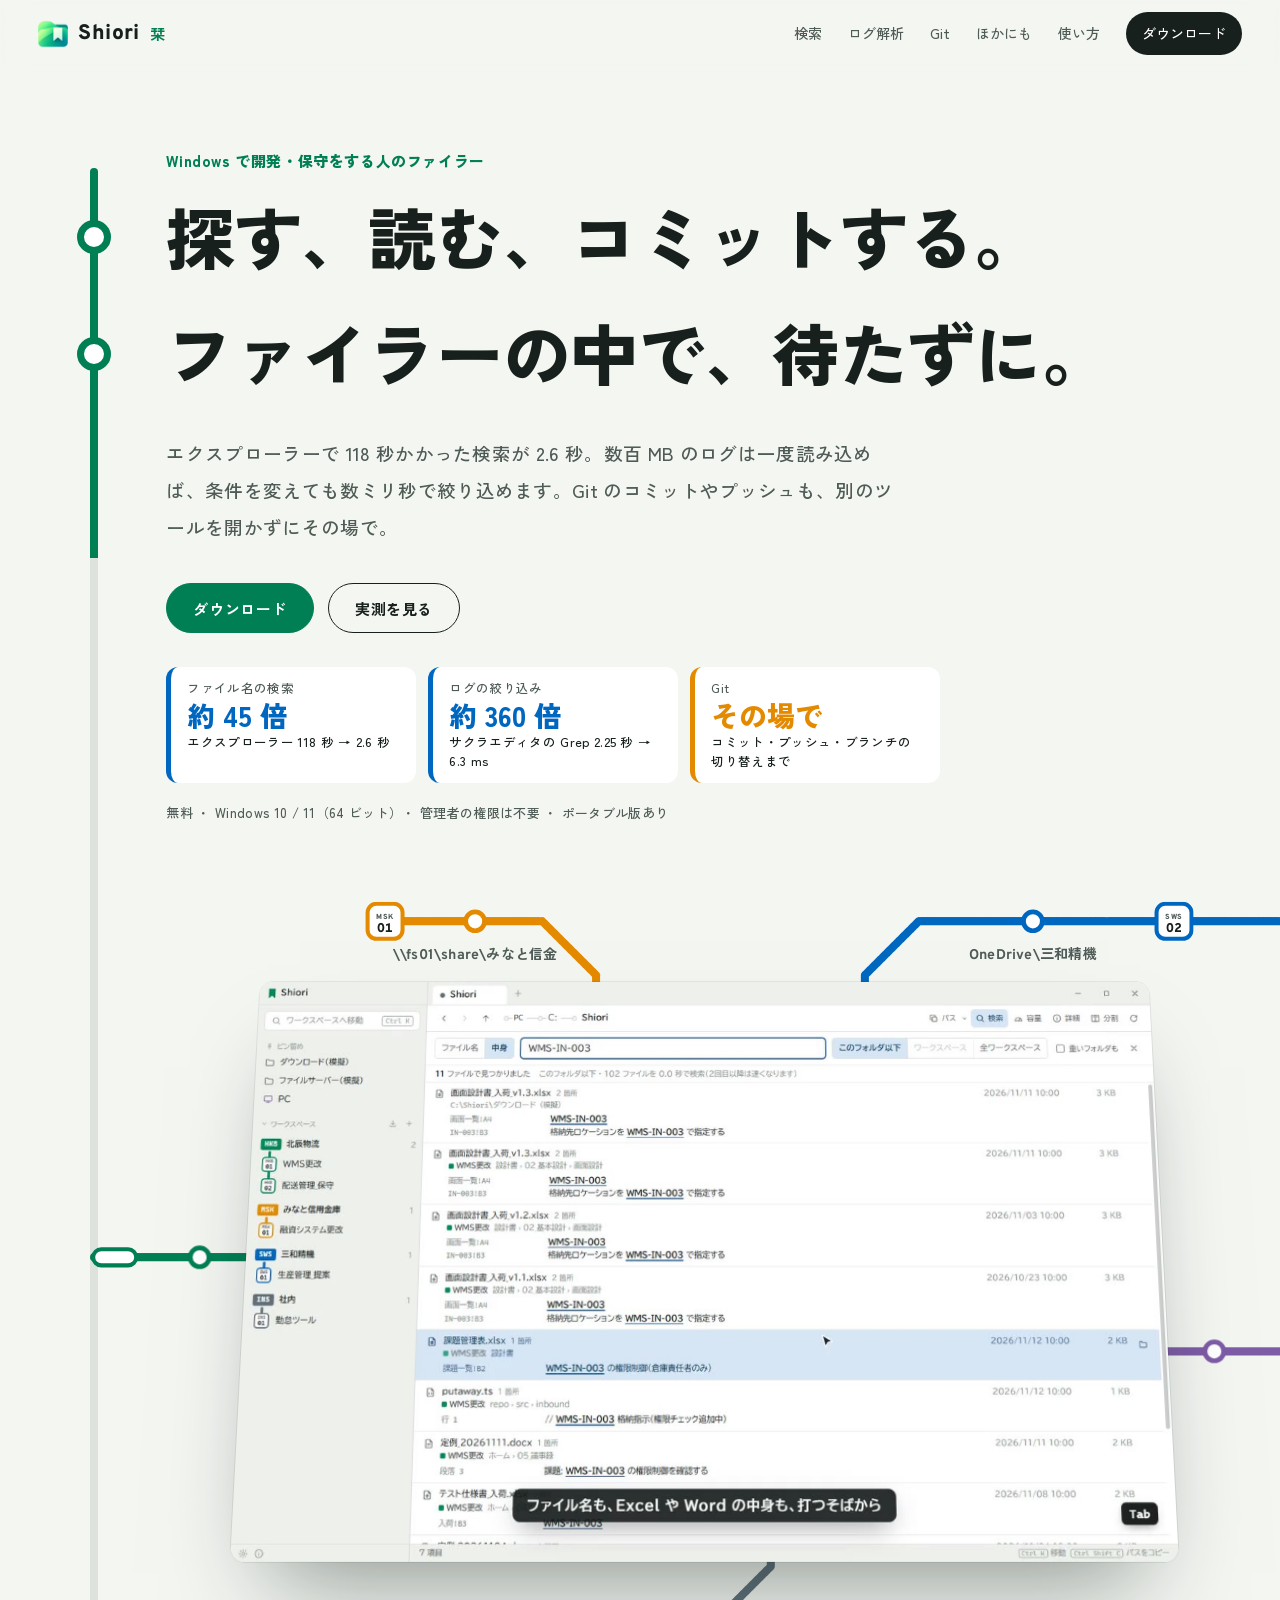
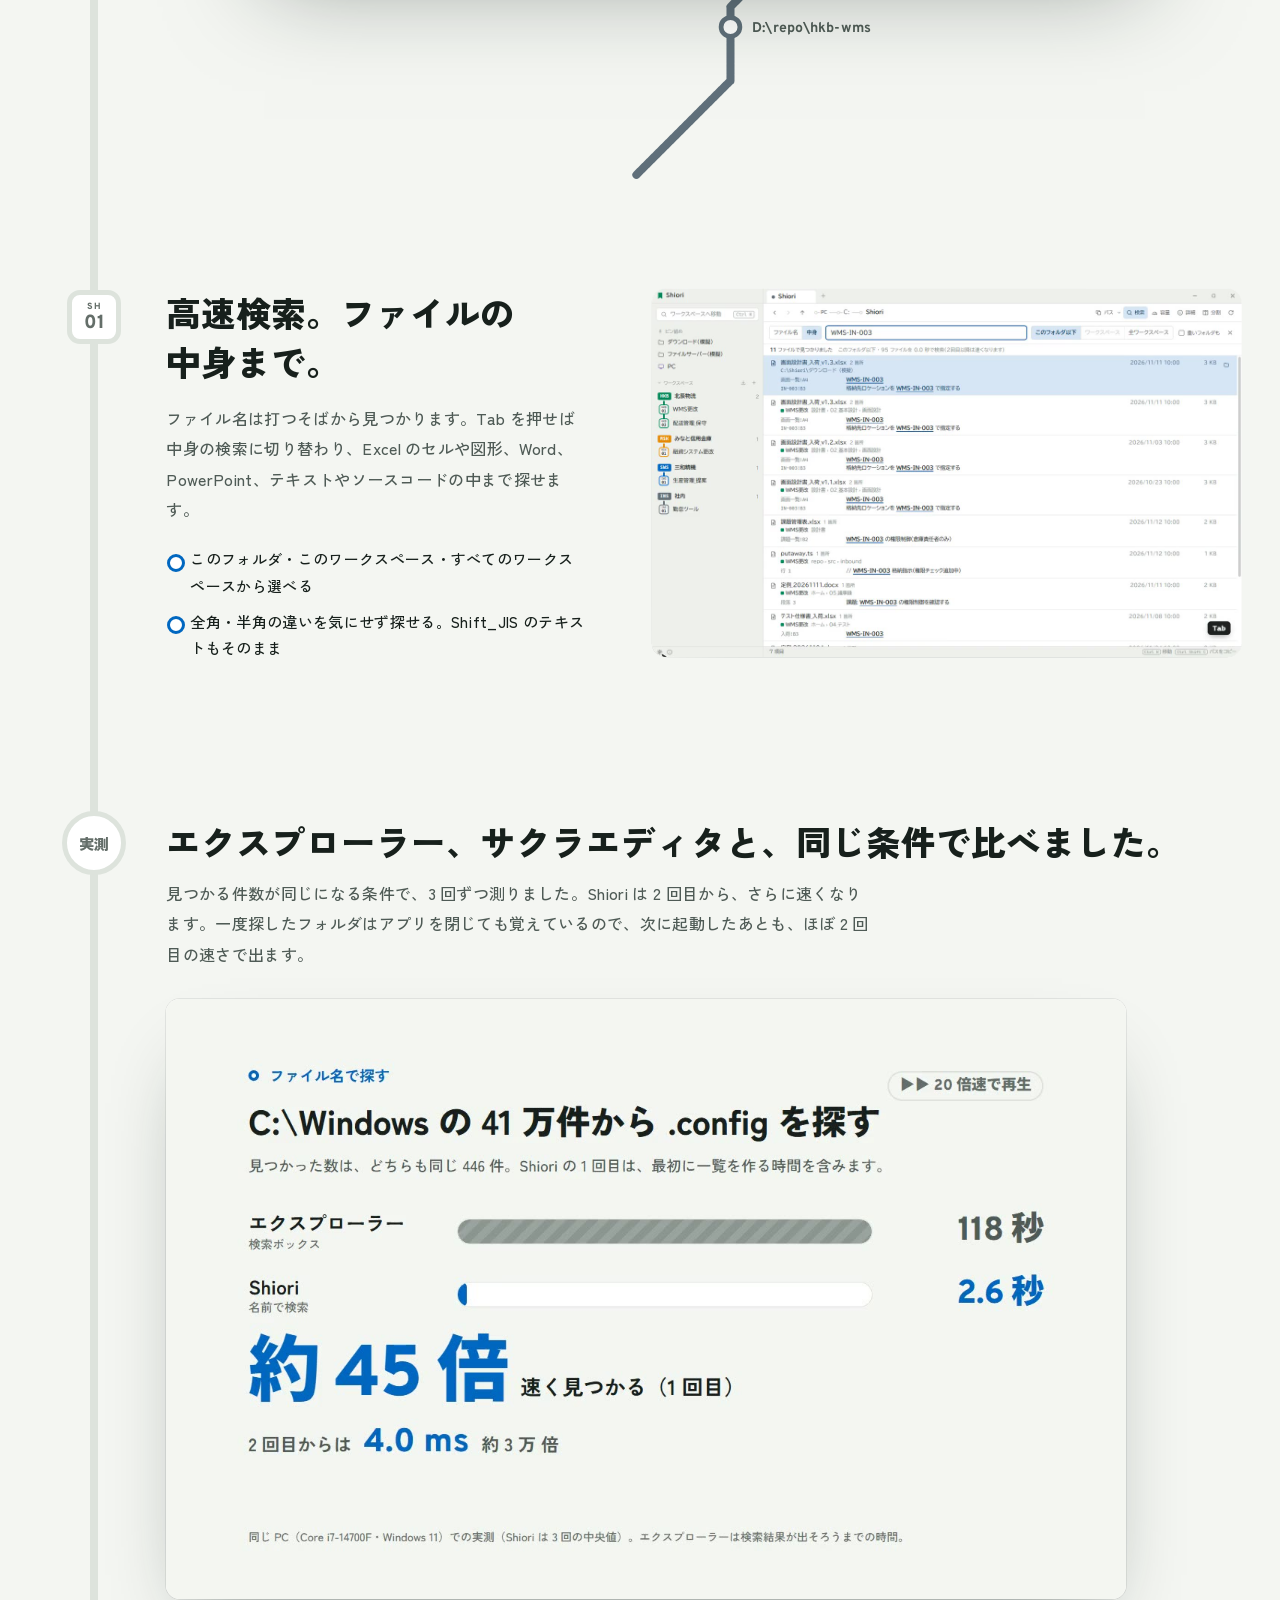
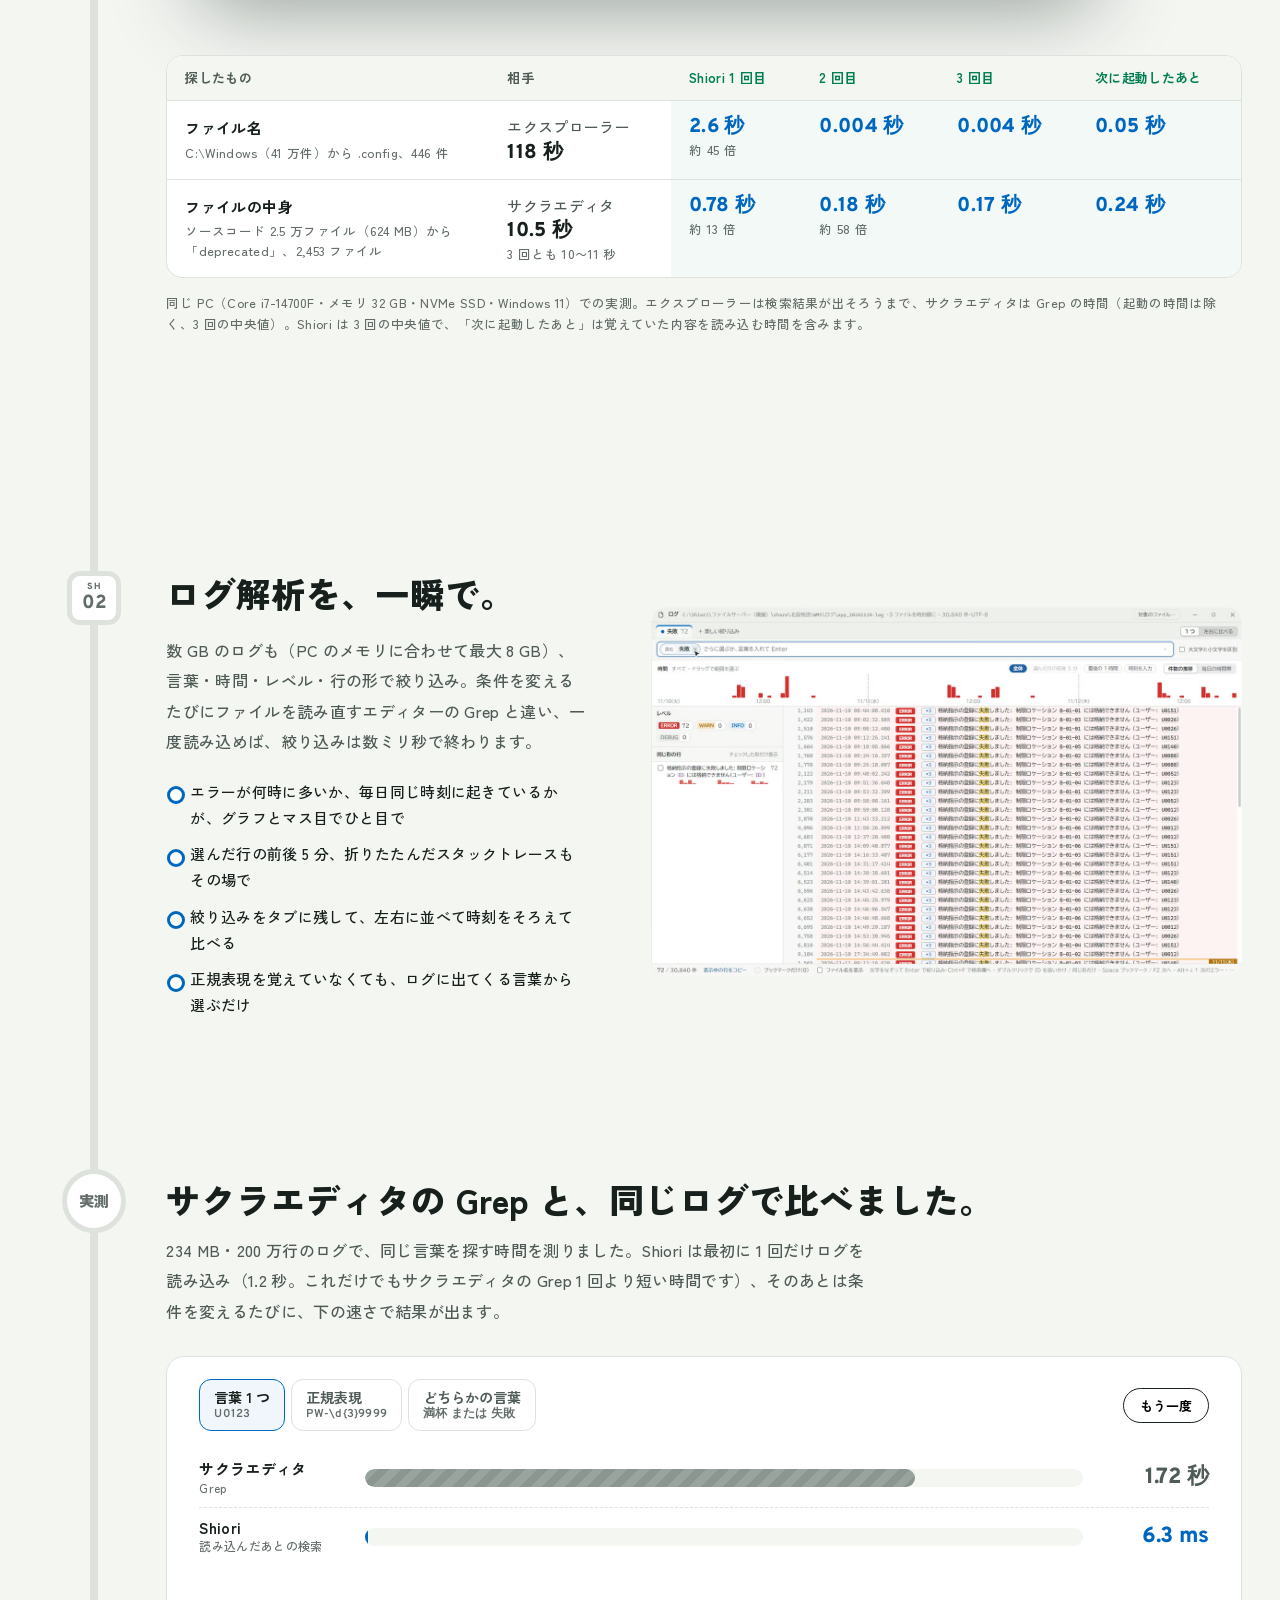
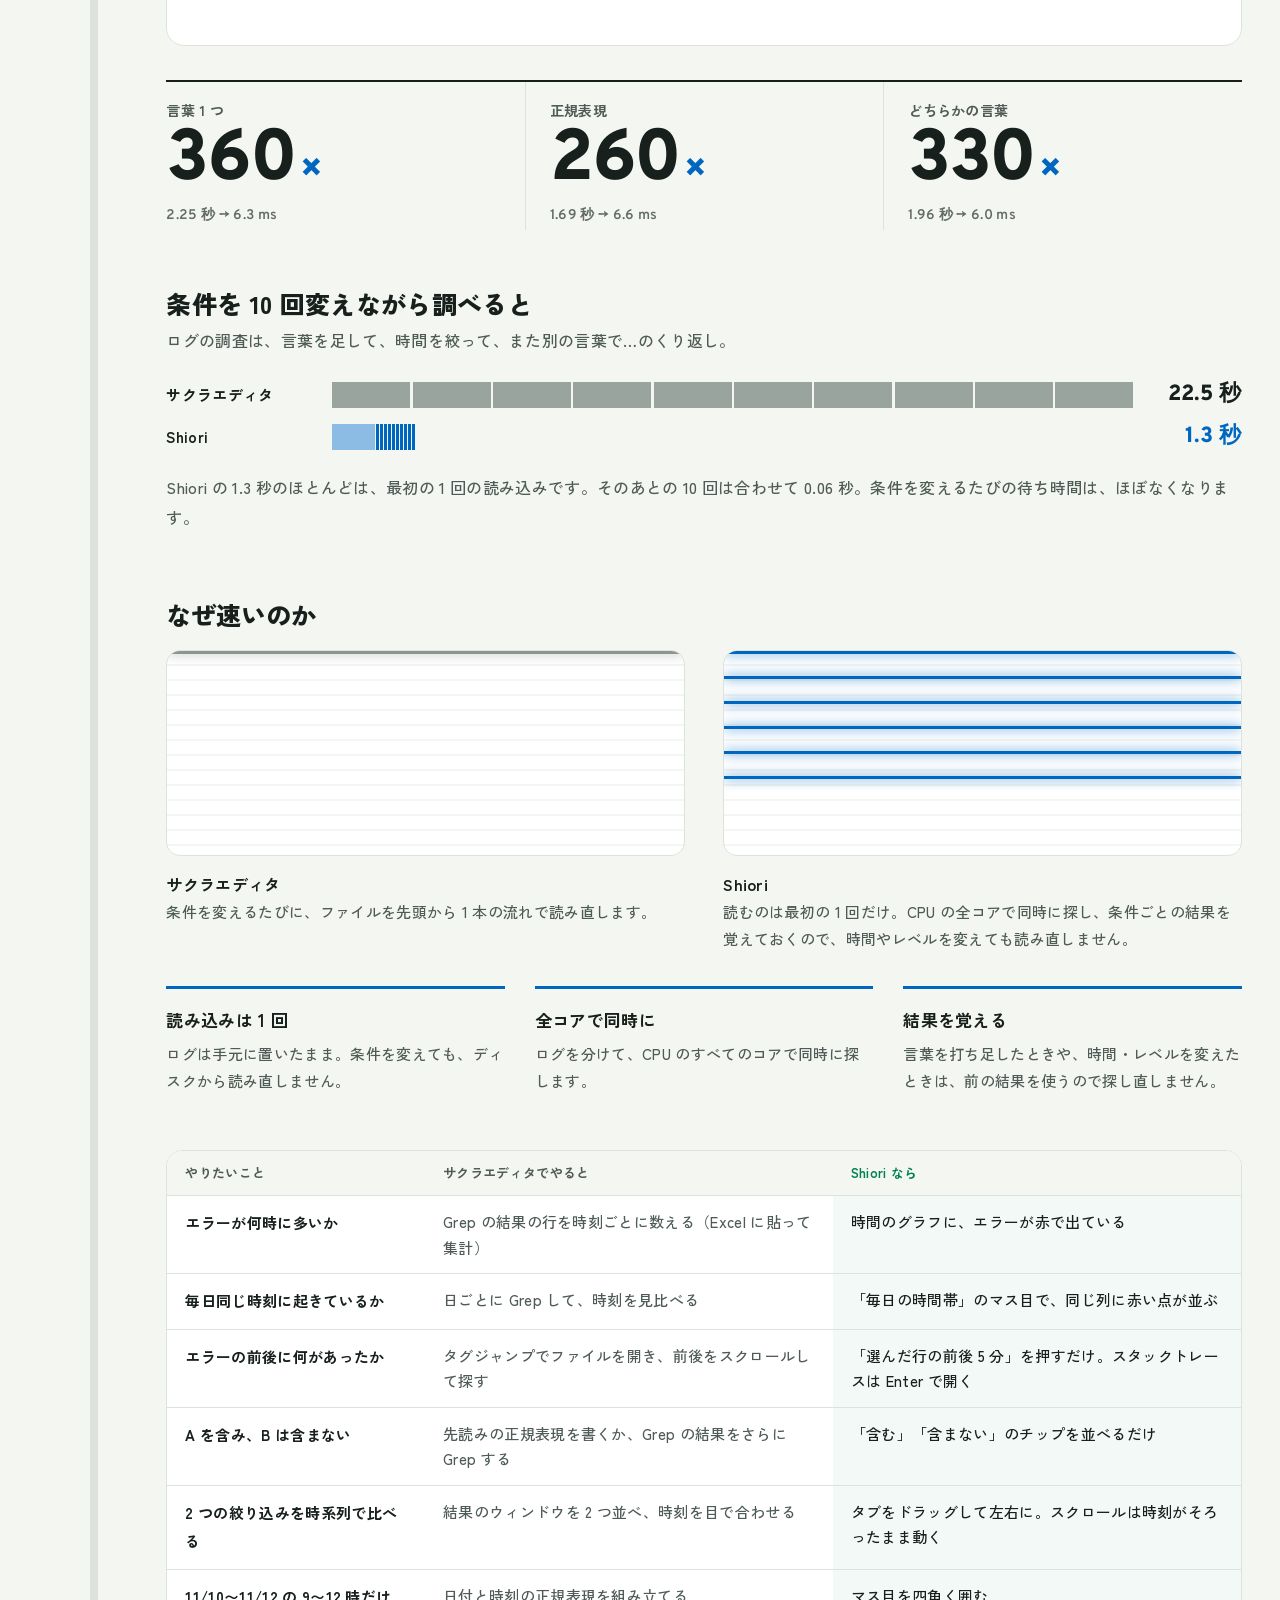
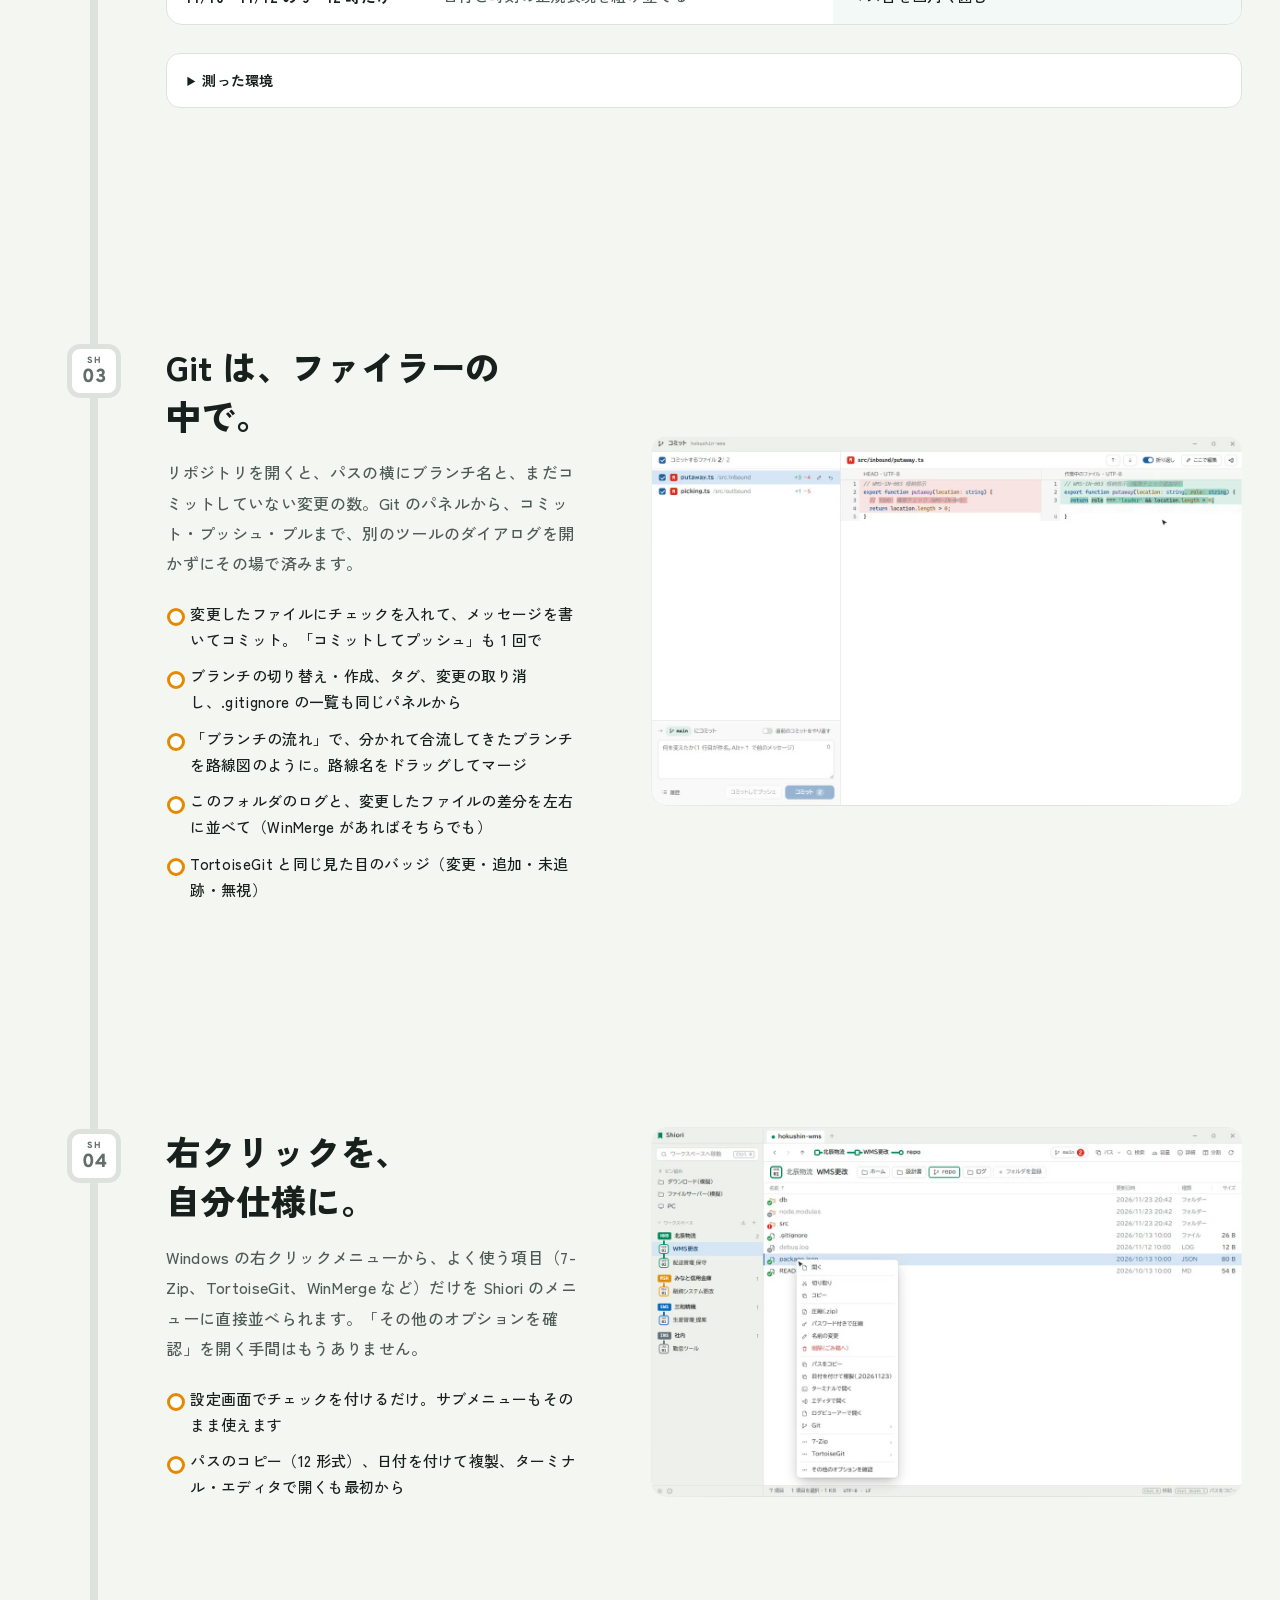
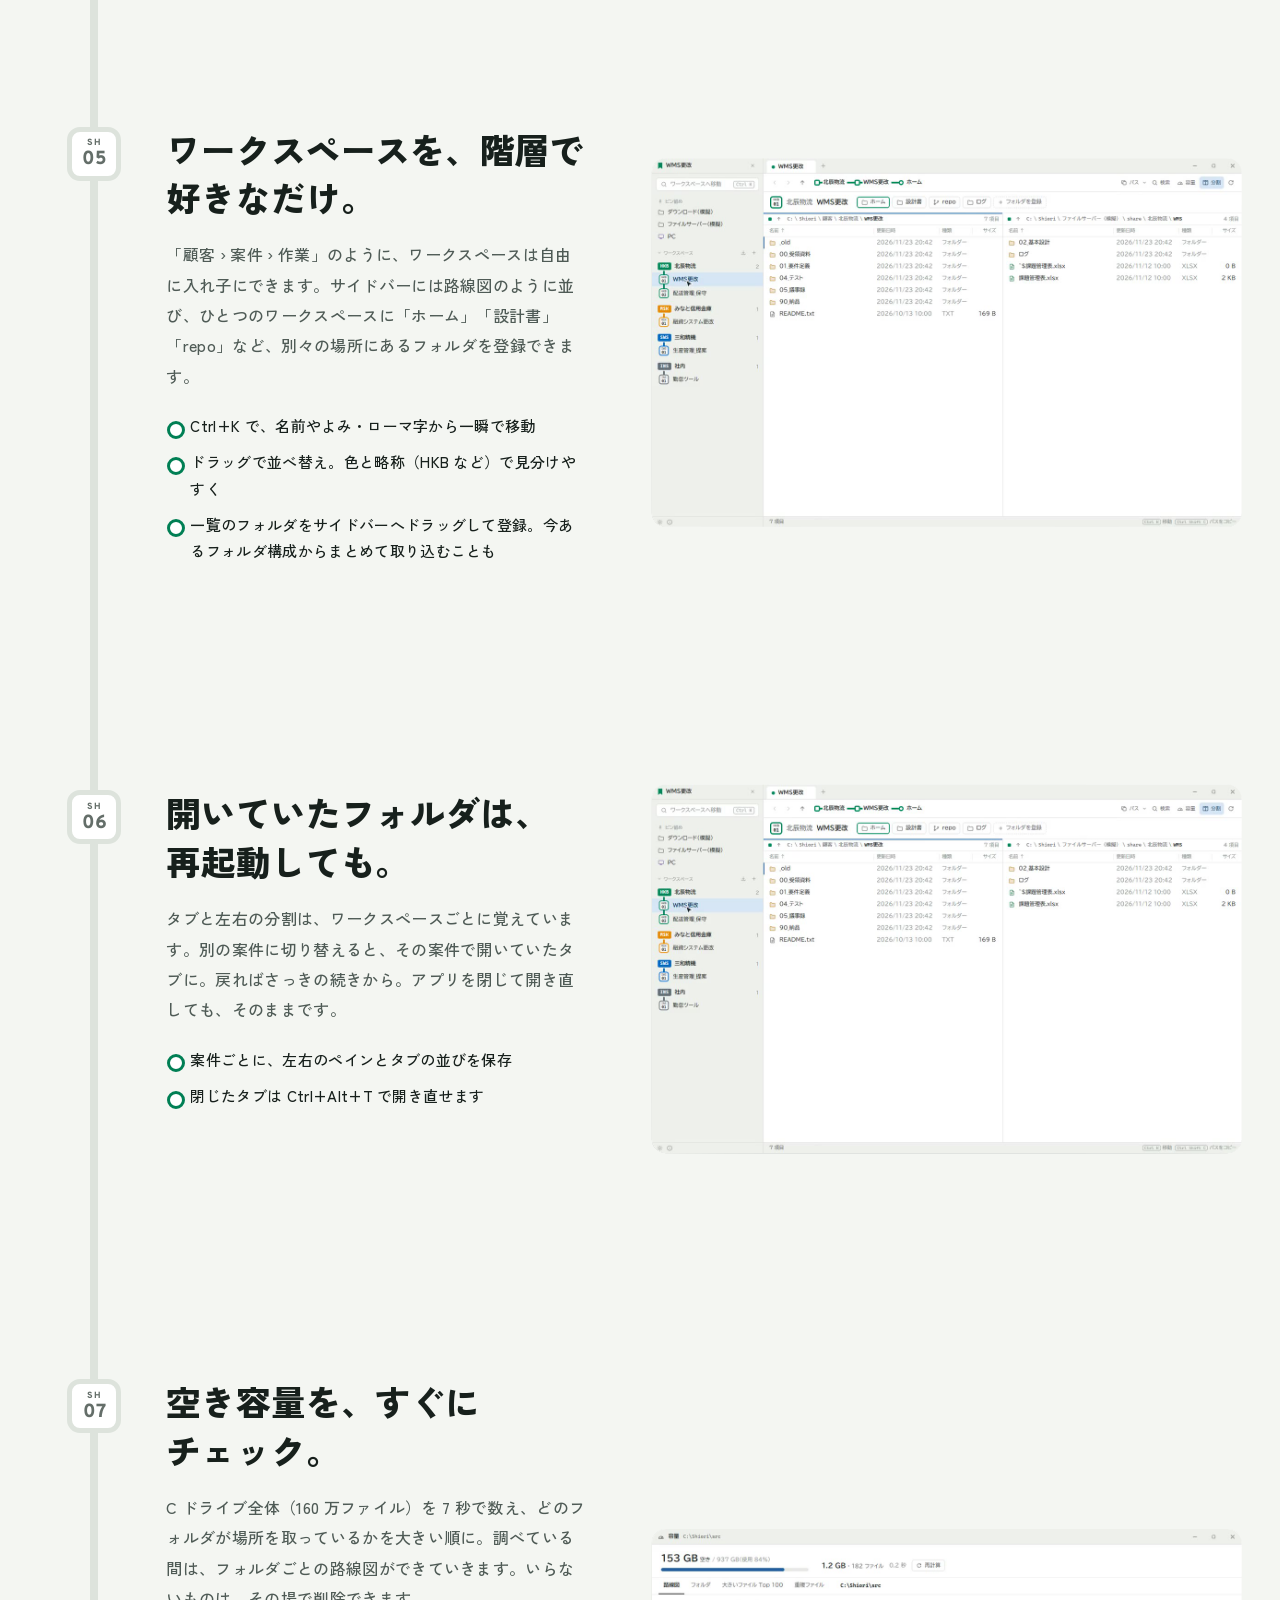
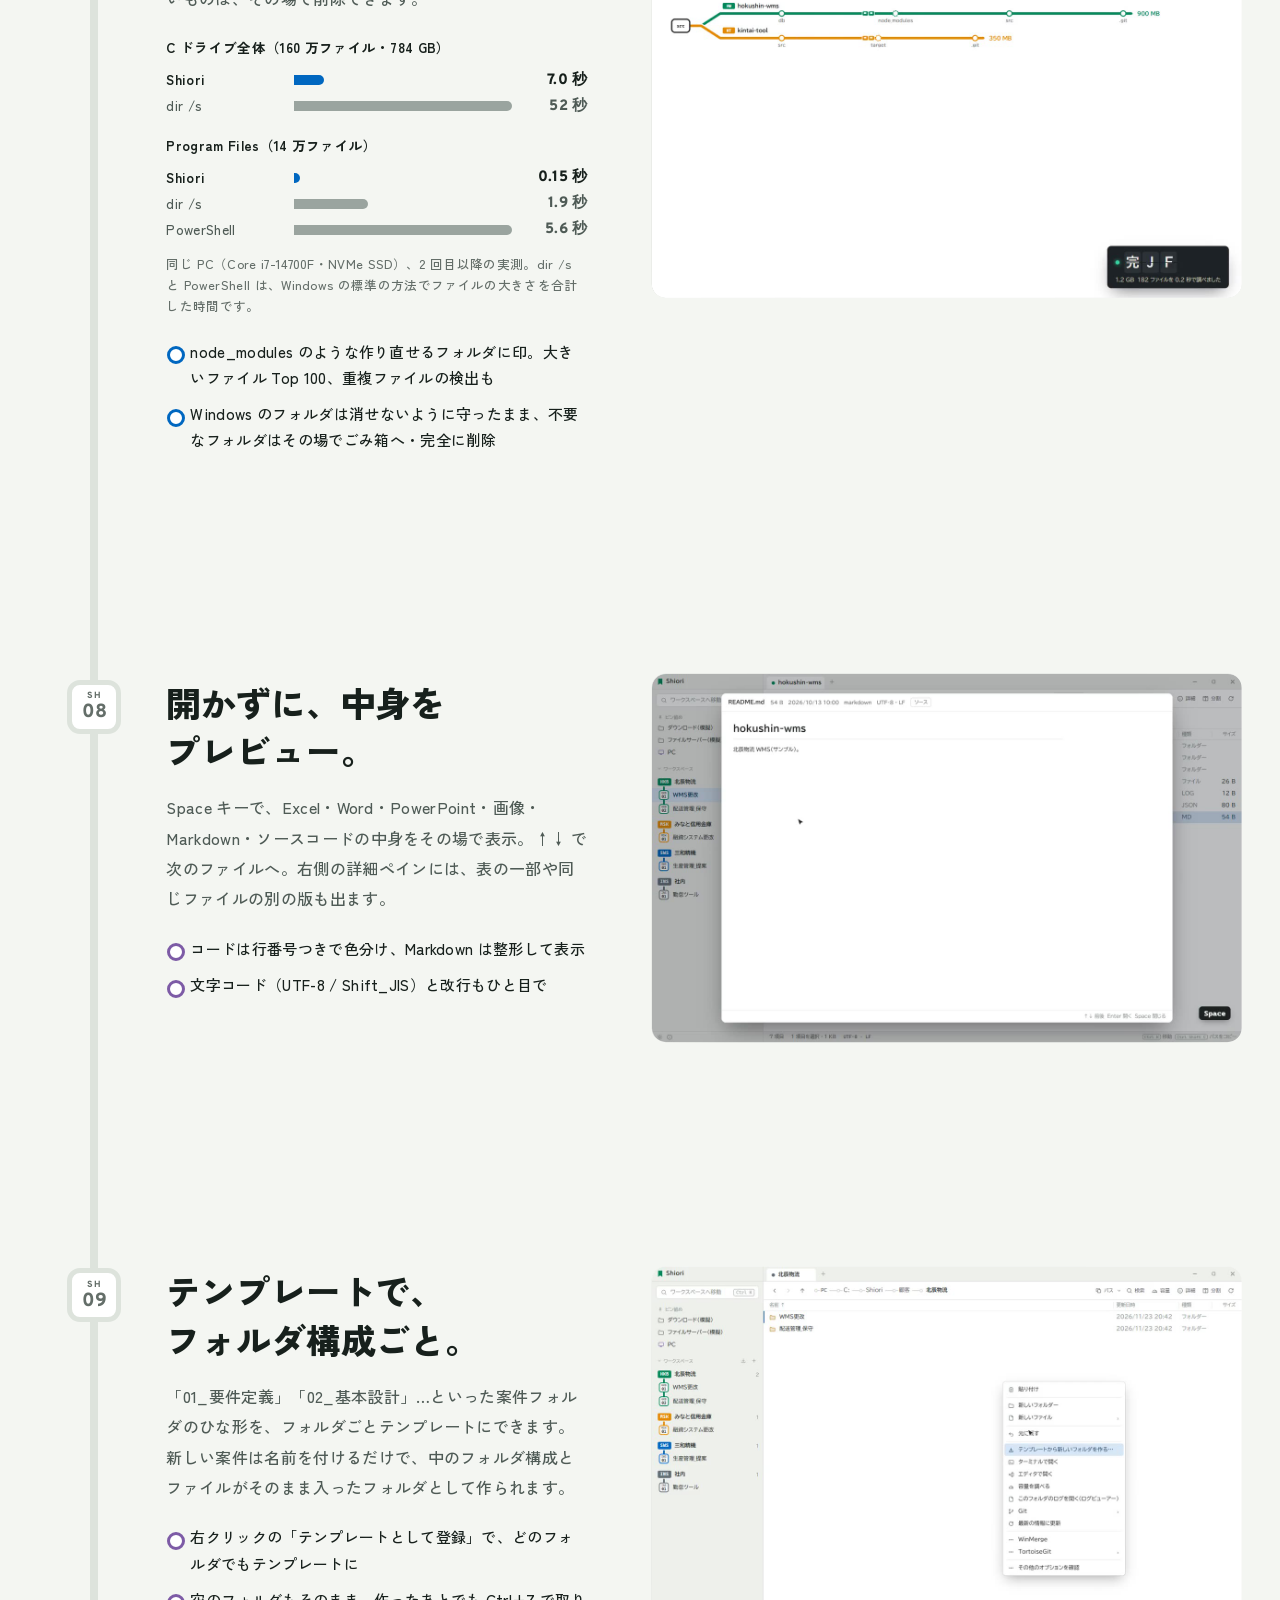
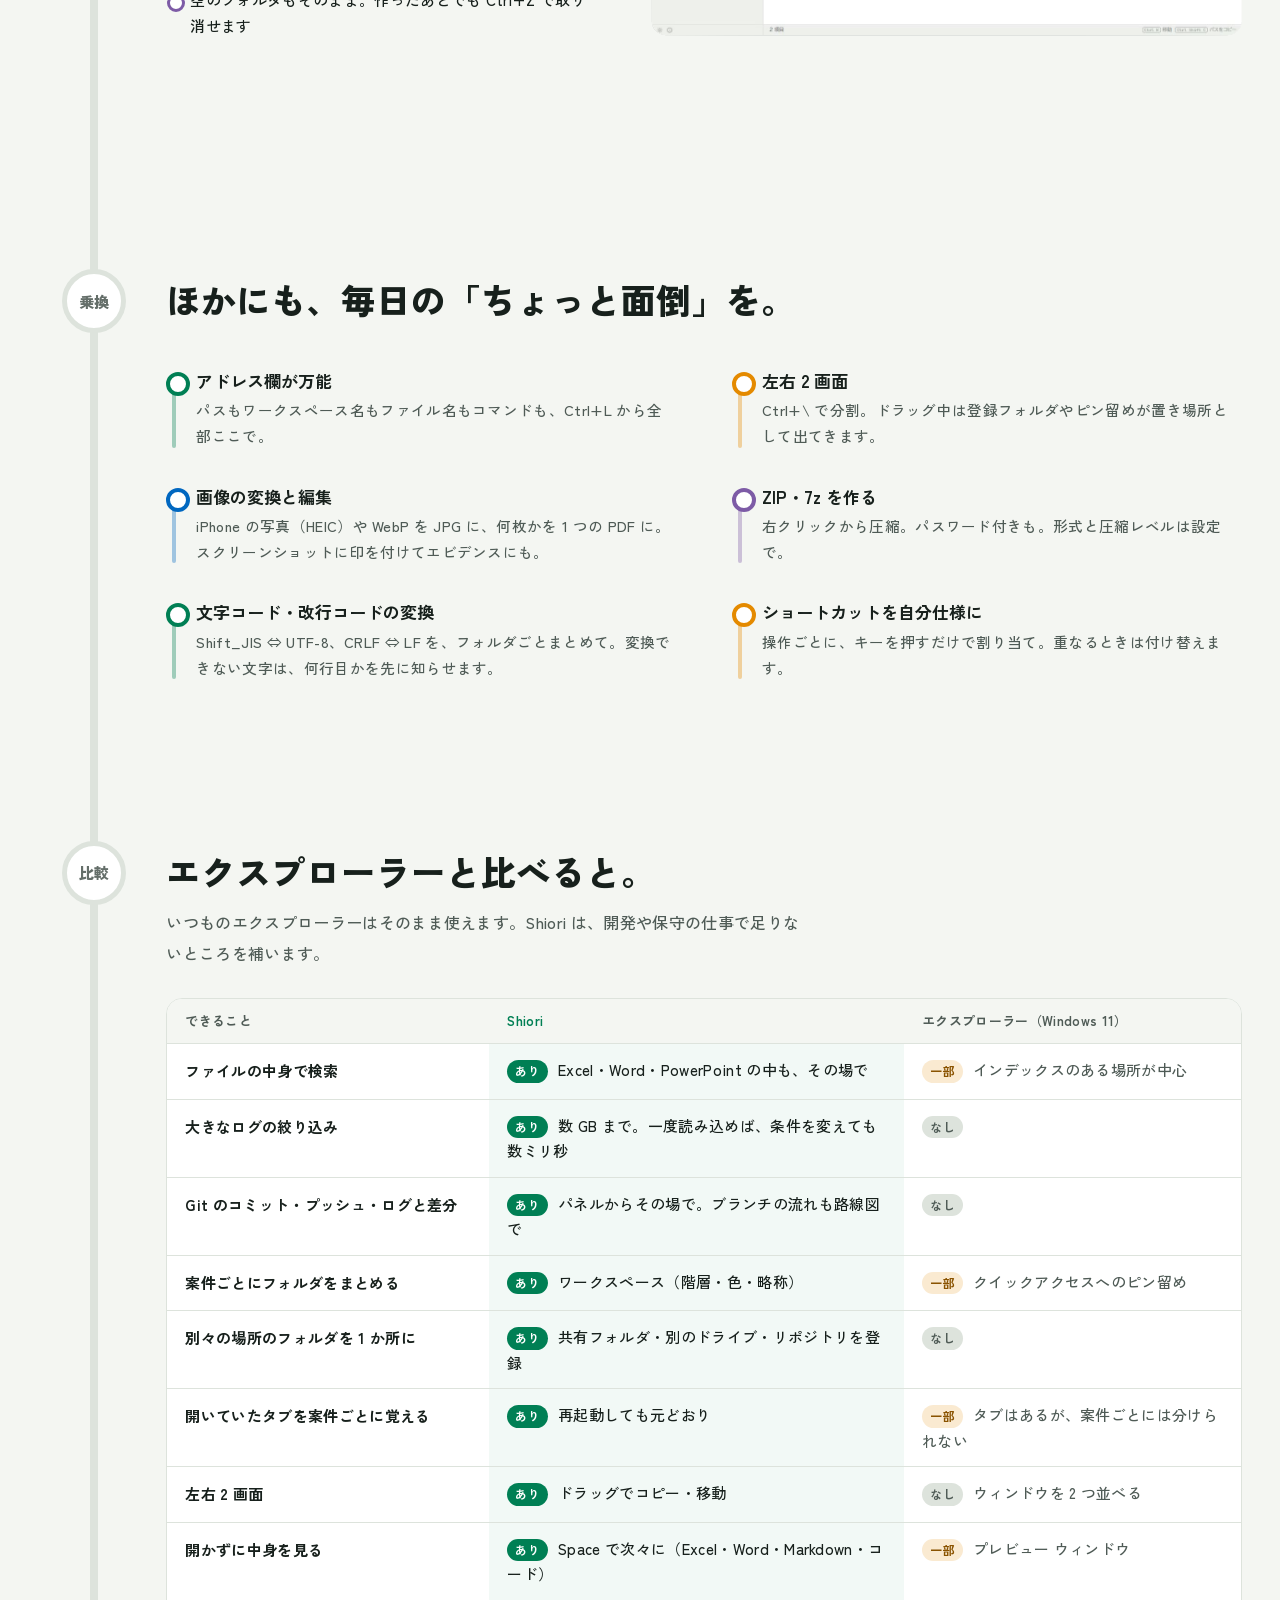
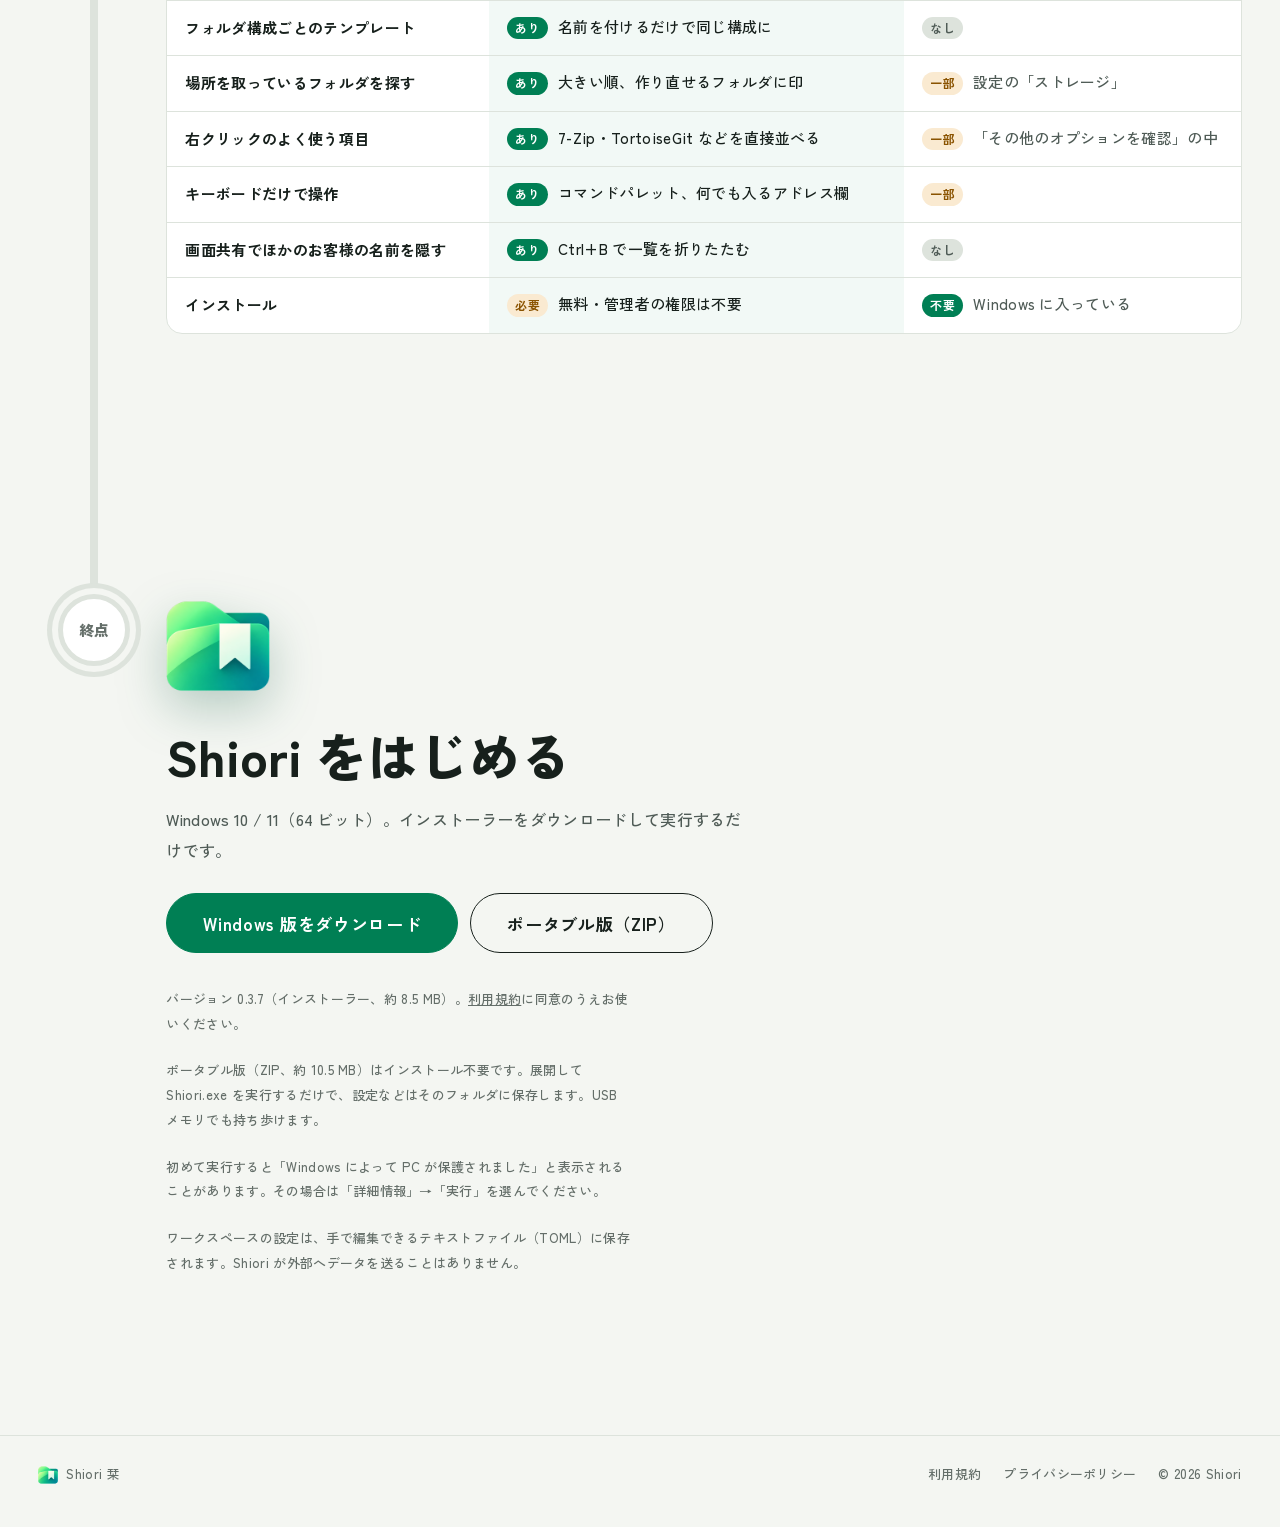
<file: index.html>
<!doctype html>
<html lang="ja">
<head>
<meta charset="utf-8">
<meta name="viewport" content="width=device-width, initial-scale=1">
<title>Shiori 栞 — 探す、読む、コミットする。Windows のファイラー</title>
<meta name="description" content="エクスプローラーの検索で 118 秒かかった 41 万ファイルから、2.6 秒で見つかる Windows 用ファイラー。大きなログの絞り込みはサクラエディタの Grep の約 360 倍、Git のコミットやプッシュもその場で。無料。">
<meta property="og:title" content="Shiori 栞 — 探す、読む、コミットする。ファイラーの中で、待たずに。">
<meta property="og:description" content="ファイル名の検索はエクスプローラーの約 45 倍（118 秒 → 2.6 秒）、ログの絞り込みはサクラエディタの Grep の約 360 倍。Git のコミットやプッシュもその場で。Windows 10 / 11 用の無料のファイラー。">
<meta property="og:image" content="https://shiori-filer.github.io/ShioriOfficial/media/og.png">
<meta property="og:image:width" content="1200">
<meta property="og:image:height" content="630">
<meta property="og:url" content="https://shiori-filer.github.io/ShioriOfficial/">
<meta property="og:site_name" content="Shiori 栞">
<meta property="og:locale" content="ja_JP">
<meta name="twitter:card" content="summary_large_image">
<meta property="og:type" content="website">
<meta name="theme-color" content="#f4f6f2">
<!-- Google Search Console: the site's owner (Bing Webmaster Tools imports it from there) -->
<meta name="google-site-verification" content="nLt0y2pG1Fxv400-fP-BKNUhTNT07PeFm_LZQ2RaoIw">
<link rel="canonical" href="https://shiori-filer.github.io/ShioriOfficial/">
<link rel="icon" href="media/favicon.png">
<link rel="apple-touch-icon" href="media/icon.png">
<!-- what search engines read about the app (schema.org). The version and the download are
     rewritten by release.yml to the published installer, as the download button is -->
<script type="application/ld+json">
{
  "@context": "https://schema.org",
  "@graph": [
    {
      "@type": "WebSite",
      "@id": "https://shiori-filer.github.io/ShioriOfficial/#website",
      "url": "https://shiori-filer.github.io/ShioriOfficial/",
      "name": "Shiori 栞",
      "alternateName": ["Shiori", "栞"],
      "inLanguage": "ja",
      "publisher": { "@id": "https://shiori-filer.github.io/ShioriOfficial/#org" }
    },
    {
      "@type": "Organization",
      "@id": "https://shiori-filer.github.io/ShioriOfficial/#org",
      "name": "Shiori",
      "url": "https://shiori-filer.github.io/ShioriOfficial/",
      "logo": "https://shiori-filer.github.io/ShioriOfficial/media/icon.png"
    },
    {
      "@type": "SoftwareApplication",
      "@id": "https://shiori-filer.github.io/ShioriOfficial/#app",
      "name": "Shiori 栞",
      "alternateName": "Shiori",
      "description": "Windows で開発・保守をする人のファイラー。ファイル名と中身の高速検索、数百 MB のログの絞り込み、Git のコミットやプッシュまで、ファイラーの中で。無料。",
      "url": "https://shiori-filer.github.io/ShioriOfficial/",
      "image": "https://shiori-filer.github.io/ShioriOfficial/media/og.png",
      "screenshot": "https://shiori-filer.github.io/ShioriOfficial/media/hero.jpg",
      "applicationCategory": "UtilitiesApplication",
      "applicationSubCategory": "ファイラー（ファイルマネージャー）",
      "operatingSystem": "Windows 10, Windows 11",
      "softwareVersion": "0.3.7",
      "downloadUrl": "https://github.com/shiori-filer/ShioriOfficial/releases/download/v0.3.7/Shiori_0.3.7_x64-setup.exe",
      "softwareHelp": { "@type": "CreativeWork", "url": "https://shiori-filer.github.io/ShioriOfficial/guide/" },
      "featureList": [
        "ファイル名とファイルの中身の高速検索",
        "数百 MB のログの絞り込み（ログビューアー）と Grep",
        "Git のコミット・プッシュ・ブランチの流れ（路線図）",
        "ワークスペースで案件ごとにフォルダを整理",
        "タブと左右 2 画面",
        "フォルダの容量の確認",
        "開かずに中身をプレビュー（Excel・Word・PowerPoint・PDF・画像・ソースコード）",
        "テンプレートからフォルダ構成ごと作成",
        "ポータブル版（インストール不要）"
      ],
      "inLanguage": "ja",
      "isAccessibleForFree": true,
      "offers": { "@type": "Offer", "price": "0", "priceCurrency": "JPY" },
      "publisher": { "@id": "https://shiori-filer.github.io/ShioriOfficial/#org" }
    }
  ]
}
</script>
<link rel="preconnect" href="https://fonts.googleapis.com">
<link rel="preconnect" href="https://fonts.gstatic.com" crossorigin>
<link rel="stylesheet" href="https://fonts.googleapis.com/css2?family=Overpass:wght@600;800&family=Zen+Kaku+Gothic+New:wght@400;500;700;900&display=swap">
<link rel="stylesheet" href="style.css">
<script>document.documentElement.classList.add("js")</script>
</head>
<body>

<header class="top">
  <a class="brand" href="#top" aria-label="Shiori トップへ"><img src="media/icon.png" alt="" width="30" height="30"><span>Shiori</span><small>栞</small></a>
  <nav aria-label="ページ内">
    <a href="#f5">検索</a>
    <a href="#log">ログ解析</a>
    <a href="#f3">Git</a>
    <a href="#more">ほかにも</a>
    <a href="guide/">使い方</a>
    <a class="go" href="#download">ダウンロード</a>
  </nav>
</header>

<main class="journey" id="top">

  <!-- ===================================================== hero: the headline is the first two stations -->
  <section class="seg hero" style="--c: var(--green)">
    <div class="rail"><i class="fill"></i></div>
    <div class="hero-copy">
      <p class="eyebrow">Windows で開発・保守をする人のファイラー</p>
      <h1 class="route-title">
        <span class="stop s1"><i class="dot"></i><span class="t">探す、読む、コミットする。</span></span>
        <span class="stop s2"><i class="dot"></i><span class="t">ファイラーの中で、待たずに。</span></span>
      </h1>
      <p class="lead">エクスプローラーで 118 秒かかった検索が 2.6 秒。数百 MB のログは一度読み込めば、条件を変えても数ミリ秒で絞り込めます。Git のコミットやプッシュも、別のツールを開かずにその場で。</p>
      <div class="cta">
        <a class="btn primary" href="#download">ダウンロード</a>
        <a class="btn" href="#vs-search">実測を見る</a>
      </div>
      <ul class="proof">
        <li style="--c: var(--blue)"><a href="#vs-search"><small>ファイル名の検索</small><b class="num">約 45 倍</b><span class="num">エクスプローラー 118 秒 → 2.6 秒</span></a></li>
        <li style="--c: var(--blue)"><a href="#vs"><small>ログの絞り込み</small><b class="num">約 360 倍</b><span class="num">サクラエディタの Grep 2.25 秒 → 6.3 ms</span></a></li>
        <li style="--c: var(--orange)"><a href="#f3"><small>Git</small><b>その場で</b><span>コミット・プッシュ・ブランチの切り替えまで</span></a></li>
      </ul>
      <p class="req">無料 ・ Windows 10 / 11（64 ビット）・ 管理者の権限は不要 ・ ポータブル版あり</p>
    </div>
    <!-- the product sits on a route map: each client's line runs into the app, and trains
         (folders from wherever they live) keep arriving in it -->
    <figure class="stage">
      <svg class="map" viewBox="0 0 1600 1150" aria-hidden="true">
        <defs>
          <path id="ln-g" d="M -105 560 H 400"/>
          <path id="ln-o" d="M 326 60 H 560 L 640 140 V 420"/>
          <path id="ln-b" d="M 1780 -60 L 1660 60 H 1120 L 1040 140 V 420"/>
          <path id="ln-p" d="M 1830 700 H 1300"/>
          <path id="ln-s" d="M 700 1330 L 840 1190 V 1080 L 900 1020 V 800"/>
        </defs>
        <g class="lines">
          <use href="#ln-g" class="ln" style="--c: var(--green); --d: 0s" pathLength="1"/>
          <use href="#ln-o" class="ln" style="--c: var(--orange); --d: .12s" pathLength="1"/>
          <use href="#ln-b" class="ln" style="--c: var(--blue); --d: .24s" pathLength="1"/>
          <use href="#ln-p" class="ln" style="--c: var(--purple); --d: .36s" pathLength="1"/>
          <use href="#ln-s" class="ln" style="--c: var(--slate); --d: .48s" pathLength="1"/>
        </g>
        <g class="trains">
          <rect class="train" style="--c: var(--green)" x="-32" y="-12" width="64" height="24" rx="12"><animateMotion dur="5.5s" begin="indefinite" repeatCount="indefinite" rotate="auto"><mpath href="#ln-g"/></animateMotion></rect>
          <rect class="train" style="--c: var(--orange)" x="-32" y="-12" width="64" height="24" rx="12"><animateMotion dur="7s" begin="indefinite" repeatCount="indefinite" rotate="auto"><mpath href="#ln-o"/></animateMotion></rect>
          <rect class="train" style="--c: var(--blue)" x="-32" y="-12" width="64" height="24" rx="12"><animateMotion dur="8s" begin="indefinite" repeatCount="indefinite" rotate="auto"><mpath href="#ln-b"/></animateMotion></rect>
          <rect class="train" style="--c: var(--purple)" x="-32" y="-12" width="64" height="24" rx="12"><animateMotion dur="6.5s" begin="indefinite" repeatCount="indefinite" rotate="auto"><mpath href="#ln-p"/></animateMotion></rect>
          <rect class="train" style="--c: var(--slate)" x="-32" y="-12" width="64" height="24" rx="12"><animateMotion dur="7.5s" begin="indefinite" repeatCount="indefinite" rotate="auto"><mpath href="#ln-s"/></animateMotion></rect>
        </g>
        <g class="stations">
          <!-- where each line's folders actually live (synthetic sample names) -->
          <g class="st" style="--c: var(--orange); --d: .9s"><rect class="badge" x="300" y="34" width="52" height="52" rx="13"/><text class="code" x="326" y="56">MSK</text><text class="num" x="326" y="76">01</text>
            <circle class="dot" cx="460" cy="60" r="14"/><text class="tag" x="460" y="116">\\fs01\share\みなと信金</text></g>
          <g class="st" style="--c: var(--blue); --d: 1s"><rect class="badge" x="1474" y="34" width="52" height="52" rx="13"/><text class="code" x="1500" y="56">SWS</text><text class="num" x="1500" y="76">02</text>
            <circle class="dot" cx="1290" cy="60" r="14"/><text class="tag" x="1290" y="116">OneDrive\三和精機</text></g>
          <g class="st" style="--c: var(--purple); --d: 1.1s"><circle class="dot" cx="1560" cy="700" r="14"/></g>
          <g class="st" style="--c: var(--slate); --d: 1.2s"><circle class="dot" cx="840" cy="1110" r="14"/><text class="tag start" x="872" y="1118">D:\repo\hkb-wms</text></g>
          <g class="st" style="--c: var(--green); --d: .8s"><circle class="dot" cx="50" cy="560" r="14"/></g>
        </g>
      </svg>
      <div class="win">
        <video src="media/hero.mp4" poster="media/hero.jpg" autoplay muted loop playsinline preload="auto" aria-label="Shiori の紹介動画"></video>
      </div>
    </figure>
  </section>

  <!-- ===================================================== search, and how it compares (measured) -->
  <section class="seg feature" id="f5" style="--c: var(--blue)">
    <div class="rail"><i class="fill"></i></div>
    <span class="nb" aria-hidden="true"><small>SH</small><b>01</b></span>
    <div class="text">
      <h2>高速検索。ファイルの中身まで。</h2>
      <p>ファイル名は打つそばから見つかります。Tab を押せば中身の検索に切り替わり、Excel のセルや図形、Word、PowerPoint、テキストやソースコードの中まで探せます。</p>
      <ul>
        <li>このフォルダ・このワークスペース・すべてのワークスペースから選べる</li>
        <li>全角・半角の違いを気にせず探せる。Shift_JIS のテキストもそのまま</li>
      </ul>
    </div>
    <figure class="shot"><video src="media/search.mp4" poster="media/search.jpg" muted loop playsinline preload="none" aria-label="ファイル名と中身を検索する様子"></video></figure>
  </section>

  <section class="seg vs vs-search" id="vs-search" style="--c: var(--blue)">
    <div class="rail"><i class="fill"></i></div>
    <span class="nb transfer" aria-hidden="true"><b>実測</b></span>
    <div class="vs-body">
      <h2>エクスプローラー、サクラエディタと、同じ条件で比べました。</h2>
      <p class="vs-lead">見つかる件数が同じになる条件で、3 回ずつ測りました。Shiori は 2 回目から、さらに速くなります。一度探したフォルダはアプリを閉じても覚えているので、次に起動したあとも、ほぼ 2 回目の速さで出ます。</p>
      <figure class="shot vs-video"><video src="media/search-race.mp4" poster="media/search-race.jpg" muted loop playsinline preload="none" aria-label="ファイル名の検索でエクスプローラーと、中身の検索でサクラエディタと、かかる時間を実測で比べた動画"></video></figure>
      <div class="cmp-wrap vs-table runs">
        <table class="cmp">
          <thead><tr><th scope="col">探したもの</th><th scope="col">相手</th><th scope="col" class="me">Shiori 1 回目</th><th scope="col" class="me">2 回目</th><th scope="col" class="me">3 回目</th><th scope="col" class="me">次に起動したあと</th></tr></thead>
          <tbody>
            <tr><th scope="row">ファイル名<small>C:\Windows（41 万件）から .config、446 件</small></th><td>エクスプローラー<b class="num">118 秒</b></td><td class="me"><b class="num">2.6 秒</b><small>約 45 倍</small></td><td class="me"><b class="num">0.004 秒</b></td><td class="me"><b class="num">0.004 秒</b></td><td class="me"><b class="num">0.05 秒</b></td></tr>
            <tr><th scope="row">ファイルの中身<small>ソースコード 2.5 万ファイル（624 MB）から「deprecated」、2,453 ファイル</small></th><td>サクラエディタ<b class="num">10.5 秒</b><small>3 回とも 10〜11 秒</small></td><td class="me"><b class="num">0.78 秒</b><small>約 13 倍</small></td><td class="me"><b class="num">0.18 秒</b><small>約 58 倍</small></td><td class="me"><b class="num">0.17 秒</b></td><td class="me"><b class="num">0.24 秒</b></td></tr>
          </tbody>
        </table>
      </div>
      <p class="sc-note">同じ PC（Core i7-14700F・メモリ 32 GB・NVMe SSD・Windows 11）での実測。エクスプローラーは検索結果が出そろうまで、サクラエディタは Grep の時間（起動の時間は除く、3 回の中央値）。Shiori は 3 回の中央値で、「次に起動したあと」は覚えていた内容を読み込む時間を含みます。</p>
    </div>
  </section>

  <!-- ===================================================== the log viewer, and how it compares (measured) -->
  <section class="seg feature" id="log" style="--c: var(--blue)">
    <div class="rail"><i class="fill"></i></div>
    <span class="nb" aria-hidden="true"><small>SH</small><b>02</b></span>
    <div class="text">
      <h2>ログ解析を、一瞬で。</h2>
      <p>数 GB のログも（PC のメモリに合わせて最大 8 GB）、言葉・時間・レベル・行の形で絞り込み。条件を変えるたびにファイルを読み直すエディターの Grep と違い、一度読み込めば、絞り込みは数ミリ秒で終わります。</p>
      <ul>
        <li>エラーが何時に多いか、毎日同じ時刻に起きているかが、グラフとマス目でひと目で</li>
        <li>選んだ行の前後 5 分、折りたたんだスタックトレースもその場で</li>
        <li>絞り込みをタブに残して、左右に並べて時刻をそろえて比べる</li>
        <li>正規表現を覚えていなくても、ログに出てくる言葉から選ぶだけ</li>
      </ul>
    </div>
    <figure class="shot"><video src="media/log.mp4" poster="media/log.jpg" muted loop playsinline preload="none" aria-label="ログビューアーで言葉と時間の範囲で絞り込み、毎日の時間帯を見る様子"></video></figure>
  </section>

  <section class="seg vs" id="vs" style="--c: var(--blue)">
    <div class="rail"><i class="fill"></i></div>
    <span class="nb transfer" aria-hidden="true"><b>実測</b></span>
    <div class="vs-body">
      <h2>サクラエディタの Grep と、同じログで比べました。</h2>
      <p class="vs-lead">234 MB・200 万行のログで、同じ言葉を探す時間を測りました。Shiori は最初に 1 回だけログを読み込み（1.2 秒。これだけでもサクラエディタの Grep 1 回より短い時間です）、そのあとは条件を変えるたびに、下の速さで結果が出ます。</p>

      <!-- the race: Sakura's bar fills in real time; Shiori's is done before you see it start -->
      <div class="race" data-run="word" aria-live="polite">
        <div class="race-head">
          <div class="race-tabs" role="tablist" aria-label="探し方">
            <button role="tab" aria-selected="true" data-k="word">言葉 1 つ<small>U0123</small></button>
            <button role="tab" aria-selected="false" data-k="regex">正規表現<small>PW-\d{3}9999</small></button>
            <button role="tab" aria-selected="false" data-k="or">どちらかの言葉<small>満杯 または 失敗</small></button>
          </div>
          <button class="again" type="button">もう一度</button>
        </div>
        <div class="lane sakura"><span class="who">サクラエディタ<small>Grep</small></span><span class="track"><i></i></span><b class="t num">0.00 秒</b></div>
        <div class="lane shiori"><span class="who">Shiori<small>読み込んだあとの検索</small></span><span class="track"><i></i></span><b class="t num">—</b></div>
        <p class="race-result"><b class="num x">約 360 倍</b><span>速く見つかりました</span></p>
      </div>

      <dl class="xs">
        <div><dt>言葉 1 つ</dt><dd><b class="num">360<i>×</i></b><span class="num">2.25 秒 → 6.3 ms</span></dd></div>
        <div><dt>正規表現</dt><dd><b class="num">260<i>×</i></b><span class="num">1.69 秒 → 6.6 ms</span></dd></div>
        <div><dt>どちらかの言葉</dt><dd><b class="num">330<i>×</i></b><span class="num">1.96 秒 → 6.0 ms</span></dd></div>
      </dl>

      <!-- ten changes of the condition, as two timelines on one scale -->
      <figure class="ten">
        <figcaption><b>条件を 10 回変えながら調べると</b>ログの調査は、言葉を足して、時間を絞って、また別の言葉で…のくり返し。</figcaption>
        <div class="tl sakura"><span class="who">サクラエディタ</span><span class="bar"><i style="--i:0"></i><i style="--i:1"></i><i style="--i:2"></i><i style="--i:3"></i><i style="--i:4"></i><i style="--i:5"></i><i style="--i:6"></i><i style="--i:7"></i><i style="--i:8"></i><i style="--i:9"></i></span><b class="num">22.5 秒</b></div>
        <div class="tl shiori"><span class="who">Shiori</span><span class="bar"><i class="load"></i><i class="tick" style="--i:0"></i><i class="tick" style="--i:1"></i><i class="tick" style="--i:2"></i><i class="tick" style="--i:3"></i><i class="tick" style="--i:4"></i><i class="tick" style="--i:5"></i><i class="tick" style="--i:6"></i><i class="tick" style="--i:7"></i><i class="tick" style="--i:8"></i><i class="tick" style="--i:9"></i></span><b class="num">1.3 秒</b></div>
        <p class="tl-note">Shiori の 1.3 秒のほとんどは、最初の 1 回の読み込みです。そのあとの 10 回は合わせて 0.06 秒。条件を変えるたびの待ち時間は、ほぼなくなります。</p>
      </figure>

      <!-- why: read once, remember, all cores -->
      <div class="why">
        <h3>なぜ速いのか</h3>
        <div class="why-pair">
          <figure class="how sakura" aria-label="サクラエディタは条件を変えるたびにファイルを先頭から読み直す">
            <div class="doc"><i class="scan"></i></div>
            <figcaption><b>サクラエディタ</b>条件を変えるたびに、ファイルを先頭から 1 本の流れで読み直します。</figcaption>
          </figure>
          <figure class="how shiori" aria-label="Shiori は一度読んだログを手元に置き、全コアで同時に探し、条件ごとの結果を覚える">
            <div class="doc"><i class="scan c1"></i><i class="scan c2"></i><i class="scan c3"></i><i class="scan c4"></i><i class="scan c5"></i><i class="scan c6"></i></div>
            <figcaption><b>Shiori</b>読むのは最初の 1 回だけ。CPU の全コアで同時に探し、条件ごとの結果を覚えておくので、時間やレベルを変えても読み直しません。</figcaption>
          </figure>
        </div>
        <ol class="reasons">
          <li><b>読み込みは 1 回</b>ログは手元に置いたまま。条件を変えても、ディスクから読み直しません。</li>
          <li><b>全コアで同時に</b>ログを分けて、CPU のすべてのコアで同時に探します。</li>
          <li><b>結果を覚える</b>言葉を打ち足したときや、時間・レベルを変えたときは、前の結果を使うので探し直しません。</li>
        </ol>
      </div>

      <!-- the same work, step by step -->
      <div class="cmp-wrap vs-table">
        <table class="cmp">
          <thead><tr><th scope="col">やりたいこと</th><th scope="col">サクラエディタでやると</th><th scope="col" class="me">Shiori なら</th></tr></thead>
          <tbody>
            <tr><th scope="row">エラーが何時に多いか</th><td>Grep の結果の行を時刻ごとに数える（Excel に貼って集計）</td><td class="me">時間のグラフに、エラーが赤で出ている</td></tr>
            <tr><th scope="row">毎日同じ時刻に起きているか</th><td>日ごとに Grep して、時刻を見比べる</td><td class="me">「毎日の時間帯」のマス目で、同じ列に赤い点が並ぶ</td></tr>
            <tr><th scope="row">エラーの前後に何があったか</th><td>タグジャンプでファイルを開き、前後をスクロールして探す</td><td class="me">「選んだ行の前後 5 分」を押すだけ。スタックトレースは Enter で開く</td></tr>
            <tr><th scope="row">A を含み、B は含まない</th><td>先読みの正規表現を書くか、Grep の結果をさらに Grep する</td><td class="me">「含む」「含まない」のチップを並べるだけ</td></tr>
            <tr><th scope="row">2 つの絞り込みを時系列で比べる</th><td>結果のウィンドウを 2 つ並べ、時刻を目で合わせる</td><td class="me">タブをドラッグして左右に。スクロールは時刻がそろったまま動く</td></tr>
            <tr><th scope="row">11/10〜11/12 の 9〜12 時だけ</th><td>日付と時刻の正規表現を組み立てる</td><td class="me">マス目を四角く囲む</td></tr>
          </tbody>
        </table>
      </div>

      <details class="method">
        <summary>測った環境</summary>
        <p>PC: Intel Core i7-14700F（28 論理コア）、メモリ 32 GB、NVMe SSD、Windows 11。データ: UTF-8 のログ 1 ファイル（234 MB・200 万行）。どちらも 2 回目以降（ファイルが OS のキャッシュに載った状態）の、3 回の中央値です。</p>
        <p>サクラエディタ 2.4.2 は Grep を始めてから終わるまで（起動の時間は除く）、Shiori はログを読み込んだあと、条件を入れてから結果が出るまでの時間です。見つかった件数は、どの条件も同じでした。</p>
      </details>
    </div>
  </section>

  <!-- ===================================================== Git and the right-click menu -->
  <section class="seg feature" id="f3" style="--c: var(--orange)">
    <div class="rail"><i class="fill"></i></div>
    <span class="nb" aria-hidden="true"><small>SH</small><b>03</b></span>
    <div class="text">
      <h2>Git は、ファイラーの中で。</h2>
      <p>リポジトリを開くと、パスの横にブランチ名と、まだコミットしていない変更の数。Git のパネルから、コミット・プッシュ・プルまで、別のツールのダイアログを開かずにその場で済みます。</p>
      <ul>
        <li>変更したファイルにチェックを入れて、メッセージを書いてコミット。「コミットしてプッシュ」も 1 回で</li>
        <li>ブランチの切り替え・作成、タグ、変更の取り消し、.gitignore の一覧も同じパネルから</li>
        <li>「ブランチの流れ」で、分かれて合流してきたブランチを路線図のように。路線名をドラッグしてマージ</li>
        <li>このフォルダのログと、変更したファイルの差分を左右に並べて（WinMerge があればそちらでも）</li>
        <li>TortoiseGit と同じ見た目のバッジ（変更・追加・未追跡・無視）</li>
      </ul>
    </div>
    <figure class="shot"><video src="media/git.mp4" poster="media/git.jpg" muted loop playsinline preload="none" aria-label="Git のパネルからコミットしてプッシュし、ブランチの流れを路線図で見る様子"></video></figure>
  </section>

  <section class="seg feature" id="f4" style="--c: var(--orange)">
    <div class="rail"><i class="fill"></i></div>
    <span class="nb" aria-hidden="true"><small>SH</small><b>04</b></span>
    <div class="text">
      <h2>右クリックを、自分仕様に。</h2>
      <p>Windows の右クリックメニューから、よく使う項目（7-Zip、TortoiseGit、WinMerge など）だけを Shiori のメニューに直接並べられます。「その他のオプションを確認」を開く手間はもうありません。</p>
      <ul>
        <li>設定画面でチェックを付けるだけ。サブメニューもそのまま使えます</li>
        <li>パスのコピー（12 形式）、日付を付けて複製、ターミナル・エディタで開くも最初から</li>
      </ul>
    </div>
    <figure class="shot"><video src="media/contextmenu.mp4" poster="media/contextmenu.jpg" muted loop playsinline preload="none" aria-label="右クリックメニューに項目を足す様子"></video></figure>
  </section>

  <!-- ===================================================== workspaces: why one stays -->
  <section class="seg feature" id="f1" style="--c: var(--green)">
    <div class="rail"><i class="fill"></i></div>
    <span class="nb" aria-hidden="true"><small>SH</small><b>05</b></span>
    <div class="text">
      <h2>ワークスペースを、階層で好きなだけ。</h2>
      <p>「顧客 › 案件 › 作業」のように、ワークスペースは自由に入れ子にできます。サイドバーには路線図のように並び、ひとつのワークスペースに「ホーム」「設計書」「repo」など、別々の場所にあるフォルダを登録できます。</p>
      <ul>
        <li>Ctrl+K で、名前やよみ・ローマ字から一瞬で移動</li>
        <li>ドラッグで並べ替え。色と略称（HKB など）で見分けやすく</li>
        <li>一覧のフォルダをサイドバーへドラッグして登録。今あるフォルダ構成からまとめて取り込むことも</li>
      </ul>
    </div>
    <figure class="shot"><video src="media/workspaces.mp4" poster="media/workspaces.jpg" muted loop playsinline preload="none" aria-label="ワークスペースを切り替える様子"></video></figure>
  </section>

  <section class="seg feature" id="f2" style="--c: var(--green)">
    <div class="rail"><i class="fill"></i></div>
    <span class="nb" aria-hidden="true"><small>SH</small><b>06</b></span>
    <div class="text">
      <h2>開いていたフォルダは、再起動しても。</h2>
      <p>タブと左右の分割は、ワークスペースごとに覚えています。別の案件に切り替えると、その案件で開いていたタブに。戻ればさっきの続きから。アプリを閉じて開き直しても、そのままです。</p>
      <ul>
        <li>案件ごとに、左右のペインとタブの並びを保存</li>
        <li>閉じたタブは Ctrl+Alt+T で開き直せます</li>
      </ul>
    </div>
    <figure class="shot"><video src="media/tabs.mp4" poster="media/tabs.jpg" muted loop playsinline preload="none" aria-label="ワークスペースごとにタブが戻る様子"></video></figure>
  </section>

  <!-- ===================================================== the rest, one station each -->
  <section class="seg feature" id="f6" style="--c: var(--blue)">
    <div class="rail"><i class="fill"></i></div>
    <span class="nb" aria-hidden="true"><small>SH</small><b>07</b></span>
    <div class="text">
      <h2>空き容量を、すぐにチェック。</h2>
      <p>C ドライブ全体（160 万ファイル）を 7 秒で数え、どのフォルダが場所を取っているかを大きい順に。調べている間は、フォルダごとの路線図ができていきます。いらないものは、その場で削除できます。</p>
      <div class="speed-cmp" aria-label="フォルダの大きさを数える時間の比較">
        <p class="sc-title">C ドライブ全体（160 万ファイル・784 GB）</p>
        <div class="sc"><span>Shiori</span><i style="--w: 13.5%"></i><b class="num">7.0 秒</b></div>
        <div class="sc dim"><span>dir /s</span><i style="--w: 100%"></i><b class="num">52 秒</b></div>
        <p class="sc-title">Program Files（14 万ファイル）</p>
        <div class="sc"><span>Shiori</span><i style="--w: 2.6%"></i><b class="num">0.15 秒</b></div>
        <div class="sc dim"><span>dir /s</span><i style="--w: 34%"></i><b class="num">1.9 秒</b></div>
        <div class="sc dim"><span>PowerShell</span><i style="--w: 100%"></i><b class="num">5.6 秒</b></div>
        <p class="sc-note">同じ PC（Core i7-14700F・NVMe SSD）、2 回目以降の実測。dir /s と PowerShell は、Windows の標準の方法でファイルの大きさを合計した時間です。</p>
      </div>
      <ul>
        <li>node_modules のような作り直せるフォルダに印。大きいファイル Top 100、重複ファイルの検出も</li>
        <li>Windows のフォルダは消せないように守ったまま、不要なフォルダはその場でごみ箱へ・完全に削除</li>
      </ul>
    </div>
    <figure class="shot"><video src="media/disk.mp4" poster="media/disk.jpg" muted loop playsinline preload="none" aria-label="容量を調べると路線図ができ、フォルダごとの大きさと大きいファイルを見る様子"></video></figure>
  </section>

  <section class="seg feature" id="f7" style="--c: var(--purple)">
    <div class="rail"><i class="fill"></i></div>
    <span class="nb" aria-hidden="true"><small>SH</small><b>08</b></span>
    <div class="text">
      <h2>開かずに、中身をプレビュー。</h2>
      <p>Space キーで、Excel・Word・PowerPoint・画像・Markdown・ソースコードの中身をその場で表示。↑↓ で次のファイルへ。右側の詳細ペインには、表の一部や同じファイルの別の版も出ます。</p>
      <ul>
        <li>コードは行番号つきで色分け、Markdown は整形して表示</li>
        <li>文字コード（UTF-8 / Shift_JIS）と改行もひと目で</li>
      </ul>
    </div>
    <figure class="shot"><video src="media/preview.mp4" poster="media/preview.jpg" muted loop playsinline preload="none" aria-label="ファイルをプレビューする様子"></video></figure>
  </section>

  <section class="seg feature" id="f8" style="--c: var(--purple)">
    <div class="rail"><i class="fill"></i></div>
    <span class="nb" aria-hidden="true"><small>SH</small><b>09</b></span>
    <div class="text">
      <h2>テンプレートで、フォルダ構成ごと。</h2>
      <p>「01_要件定義」「02_基本設計」…といった案件フォルダのひな形を、フォルダごとテンプレートにできます。新しい案件は名前を付けるだけで、中のフォルダ構成とファイルがそのまま入ったフォルダとして作られます。</p>
      <ul>
        <li>右クリックの「テンプレートとして登録」で、どのフォルダでもテンプレートに</li>
        <li>空のフォルダもそのまま。作ったあとでも Ctrl+Z で取り消せます</li>
      </ul>
    </div>
    <figure class="shot"><video src="media/template.mp4" poster="media/template.jpg" muted loop playsinline preload="none" aria-label="テンプレートから案件フォルダを作る様子"></video></figure>
  </section>

  <!-- ===================================================== more: a transfer station -->
  <section class="seg more" id="more" style="--c: var(--slate)">
    <div class="rail"><i class="fill"></i></div>
    <span class="nb transfer" aria-hidden="true"><b>乗換</b></span>
    <div class="more-body">
      <h2>ほかにも、毎日の「ちょっと面倒」を。</h2>
      <ul class="lines">
        <li style="--l: var(--green)"><h3>アドレス欄が万能</h3><p>パスもワークスペース名もファイル名もコマンドも、Ctrl+L から全部ここで。</p></li>
        <li style="--l: var(--orange)"><h3>左右 2 画面</h3><p>Ctrl+\ で分割。ドラッグ中は登録フォルダやピン留めが置き場所として出てきます。</p></li>
        <li style="--l: var(--blue)"><h3>画像の変換と編集</h3><p>iPhone の写真（HEIC）や WebP を JPG に、何枚かを 1 つの PDF に。スクリーンショットに印を付けてエビデンスにも。</p></li>
        <li style="--l: var(--purple)"><h3>ZIP・7z を作る</h3><p>右クリックから圧縮。パスワード付きも。形式と圧縮レベルは設定で。</p></li>
        <li style="--l: var(--green)"><h3>文字コード・改行コードの変換</h3><p>Shift_JIS ⇔ UTF-8、CRLF ⇔ LF を、フォルダごとまとめて。変換できない文字は、何行目かを先に知らせます。</p></li>
        <li style="--l: var(--orange)"><h3>ショートカットを自分仕様に</h3><p>操作ごとに、キーを押すだけで割り当て。重なるときは付け替えます。</p></li>
      </ul>
    </div>
  </section>

  <!-- ===================================================== compared with Explorer -->
  <section class="seg compare" id="compare" style="--c: var(--slate)">
    <div class="rail"><i class="fill"></i></div>
    <span class="nb transfer" aria-hidden="true"><b>比較</b></span>
    <div class="cmp-body">
      <h2>エクスプローラーと比べると。</h2>
      <p class="cmp-lead">いつものエクスプローラーはそのまま使えます。Shiori は、開発や保守の仕事で足りないところを補います。</p>
      <div class="cmp-wrap">
        <table class="cmp">
          <thead>
            <tr><th scope="col">できること</th><th scope="col" class="me">Shiori</th><th scope="col">エクスプローラー（Windows 11）</th></tr>
          </thead>
          <tbody>
            <tr><th scope="row">ファイルの中身で検索</th><td class="me"><span class="y">あり</span>Excel・Word・PowerPoint の中も、その場で</td><td><span class="p">一部</span>インデックスのある場所が中心</td></tr>
            <tr><th scope="row">大きなログの絞り込み</th><td class="me"><span class="y">あり</span>数 GB まで。一度読み込めば、条件を変えても数ミリ秒</td><td><span class="n">なし</span></td></tr>
            <tr><th scope="row">Git のコミット・プッシュ・ログと差分</th><td class="me"><span class="y">あり</span>パネルからその場で。ブランチの流れも路線図で</td><td><span class="n">なし</span></td></tr>
            <tr><th scope="row">案件ごとにフォルダをまとめる</th><td class="me"><span class="y">あり</span>ワークスペース（階層・色・略称）</td><td><span class="p">一部</span>クイックアクセスへのピン留め</td></tr>
            <tr><th scope="row">別々の場所のフォルダを 1 か所に</th><td class="me"><span class="y">あり</span>共有フォルダ・別のドライブ・リポジトリを登録</td><td><span class="n">なし</span></td></tr>
            <tr><th scope="row">開いていたタブを案件ごとに覚える</th><td class="me"><span class="y">あり</span>再起動しても元どおり</td><td><span class="p">一部</span>タブはあるが、案件ごとには分けられない</td></tr>
            <tr><th scope="row">左右 2 画面</th><td class="me"><span class="y">あり</span>ドラッグでコピー・移動</td><td><span class="n">なし</span>ウィンドウを 2 つ並べる</td></tr>
            <tr><th scope="row">開かずに中身を見る</th><td class="me"><span class="y">あり</span>Space で次々に（Excel・Word・Markdown・コード）</td><td><span class="p">一部</span>プレビュー ウィンドウ</td></tr>
            <tr><th scope="row">フォルダ構成ごとのテンプレート</th><td class="me"><span class="y">あり</span>名前を付けるだけで同じ構成に</td><td><span class="n">なし</span></td></tr>
            <tr><th scope="row">場所を取っているフォルダを探す</th><td class="me"><span class="y">あり</span>大きい順、作り直せるフォルダに印</td><td><span class="p">一部</span>設定の「ストレージ」</td></tr>
            <tr><th scope="row">右クリックのよく使う項目</th><td class="me"><span class="y">あり</span>7-Zip・TortoiseGit などを直接並べる</td><td><span class="p">一部</span>「その他のオプションを確認」の中</td></tr>
            <tr><th scope="row">キーボードだけで操作</th><td class="me"><span class="y">あり</span>コマンドパレット、何でも入るアドレス欄</td><td><span class="p">一部</span></td></tr>
            <tr><th scope="row">画面共有でほかのお客様の名前を隠す</th><td class="me"><span class="y">あり</span>Ctrl+B で一覧を折りたたむ</td><td><span class="n">なし</span></td></tr>
            <tr><th scope="row">インストール</th><td class="me"><span class="p">必要</span>無料・管理者の権限は不要</td><td><span class="y">不要</span>Windows に入っている</td></tr>
          </tbody>
        </table>
      </div>
    </div>
  </section>

  <!-- ===================================================== download: the terminus -->
  <section class="seg download" id="download" style="--c: var(--green)">
    <div class="rail end"><i class="fill"></i></div>
    <span class="nb terminus" aria-hidden="true"><b>終点</b></span>
    <div class="dl-body">
      <img src="media/icon.png" alt="" width="104" height="104">
      <h2>Shiori をはじめる</h2>
      <p>Windows 10 / 11（64 ビット）。インストーラーをダウンロードして実行するだけです。</p>
      <div class="dl-btns">
        <a class="btn primary big" href="https://github.com/shiori-filer/ShioriOfficial/releases/download/v0.3.7/Shiori_0.3.7_x64-setup.exe" download>Windows 版をダウンロード</a>
        <a class="btn big portable" href="https://github.com/shiori-filer/ShioriOfficial/releases/download/v0.3.7/Shiori_0.3.7_x64-portable.zip" download>ポータブル版（ZIP）</a>
      </div>
      <p class="note">バージョン 0.3.7（インストーラー、約 8.5 MB）。<a href="terms.html">利用規約</a>に同意のうえお使いください。</p>
      <p class="note portable">ポータブル版（ZIP、約 10.5 MB）はインストール不要です。展開して Shiori.exe を実行するだけで、設定などはそのフォルダに保存します。USB メモリでも持ち歩けます。</p>
      <p class="note">初めて実行すると「Windows によって PC が保護されました」と表示されることがあります。その場合は「詳細情報」→「実行」を選んでください。</p>
      <p class="note">ワークスペースの設定は、手で編集できるテキストファイル（TOML）に保存されます。Shiori が外部へデータを送ることはありません。</p>
    </div>
  </section>
</main>

<footer class="foot">
  <span class="f-brand"><img src="media/icon.png" alt="" width="20" height="20">Shiori 栞</span>
  <span class="f-links">
    <a href="terms.html">利用規約</a>
    <a href="privacy.html">プライバシーポリシー</a>
    <span>© 2026 Shiori</span>
  </span>
</footer>

<script src="main.js" defer></script>
</body>
</html>
</file>
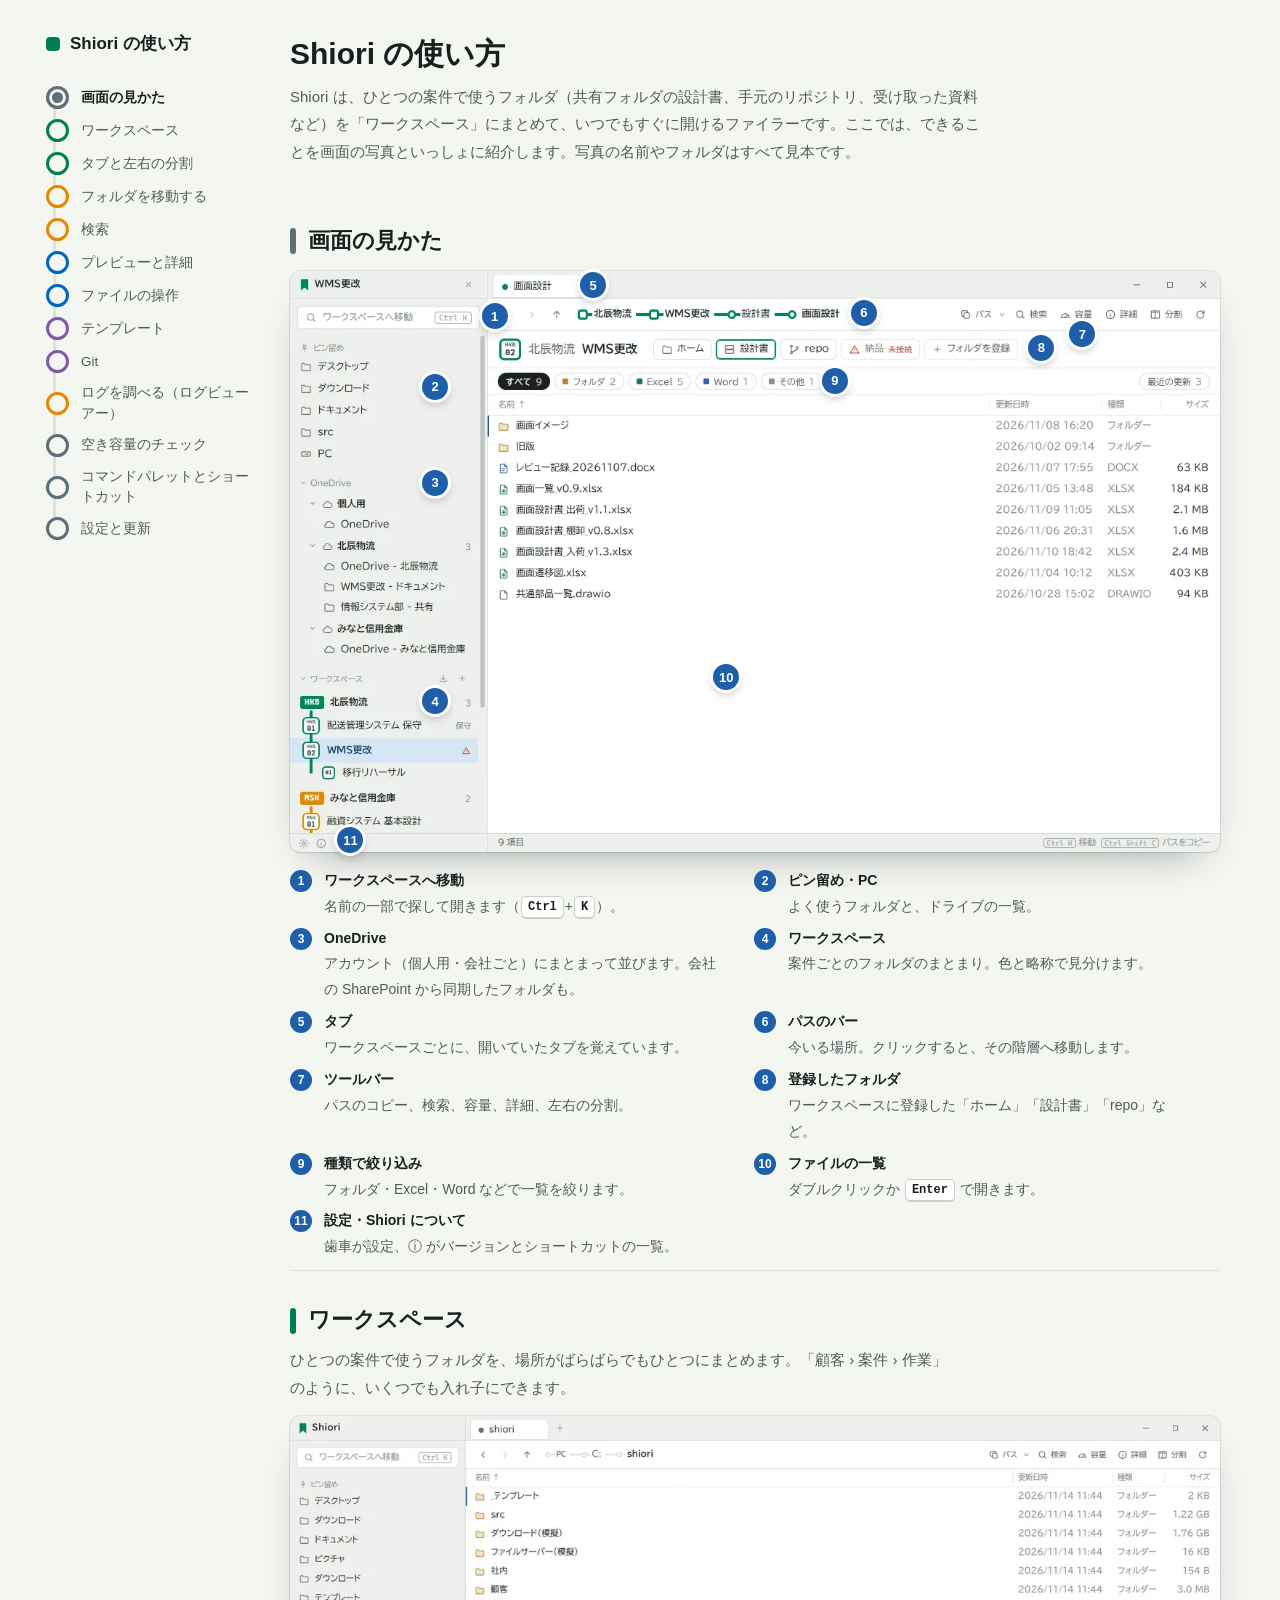
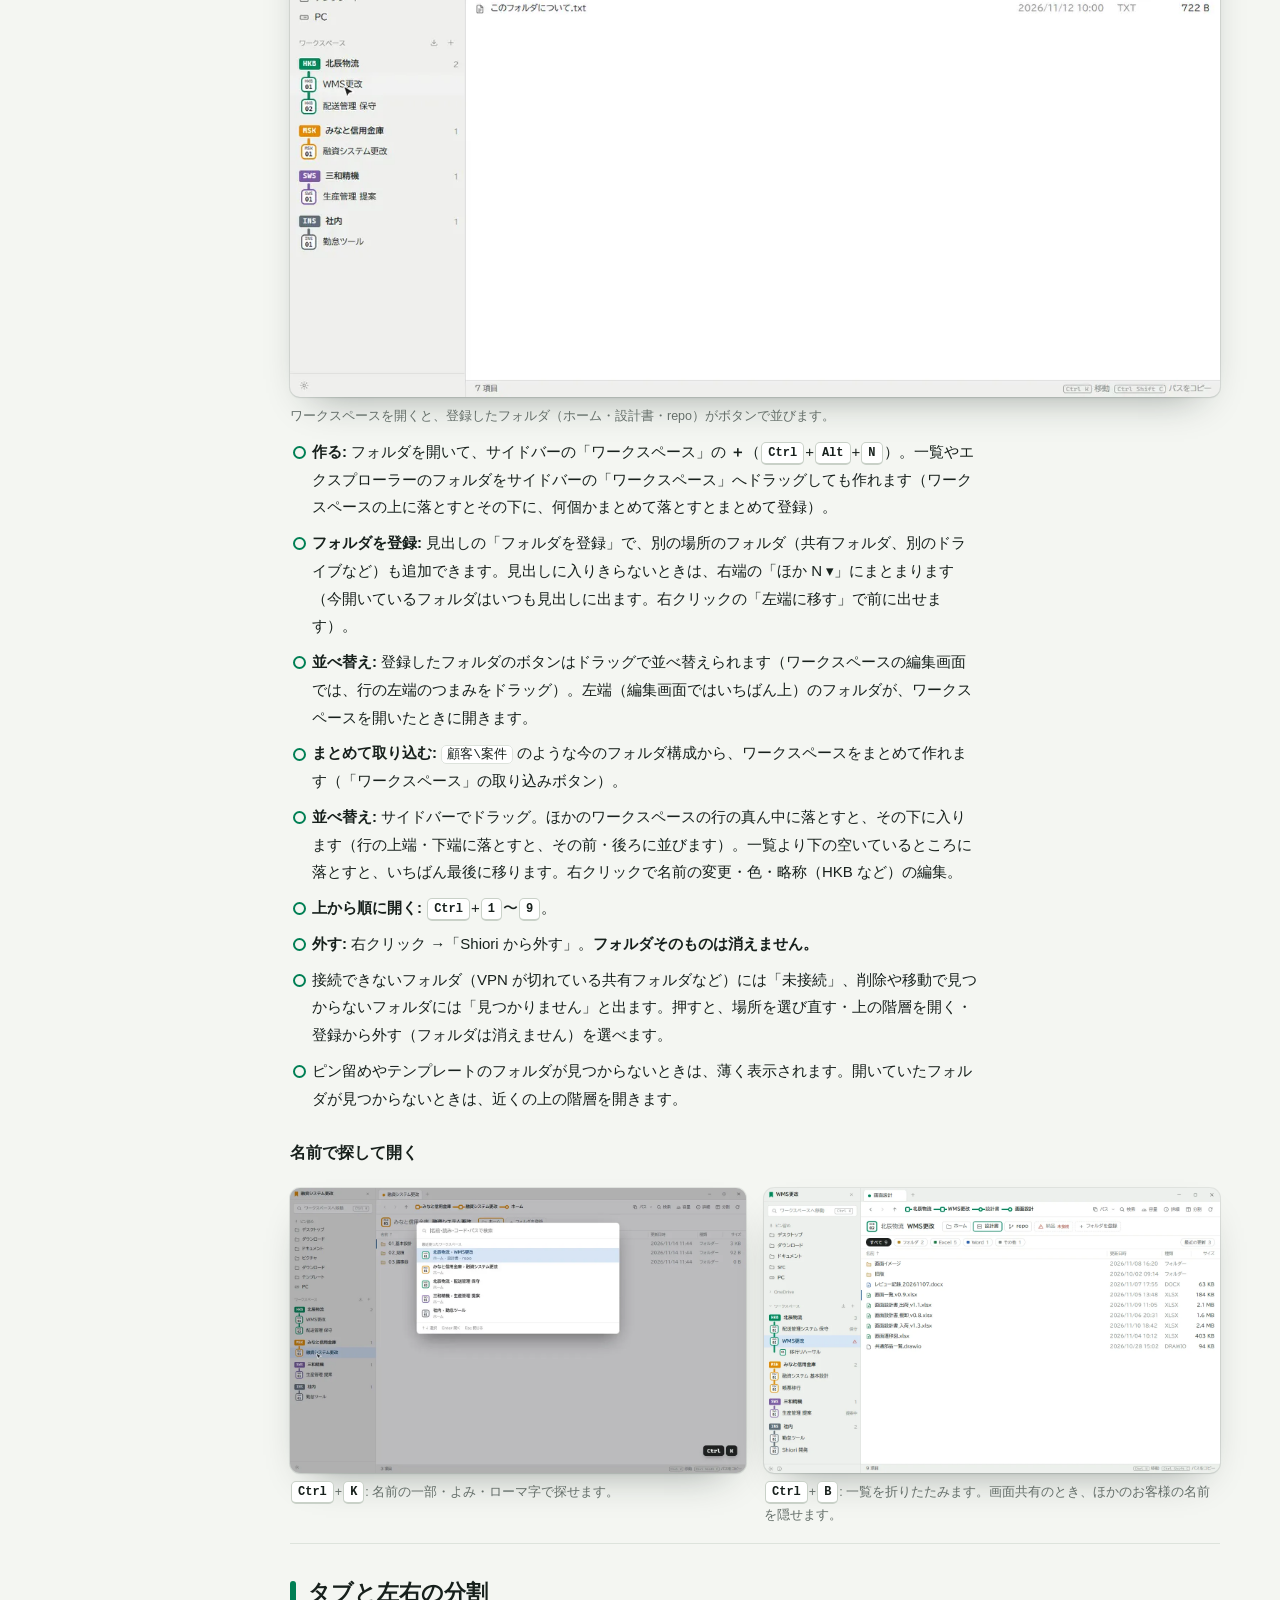
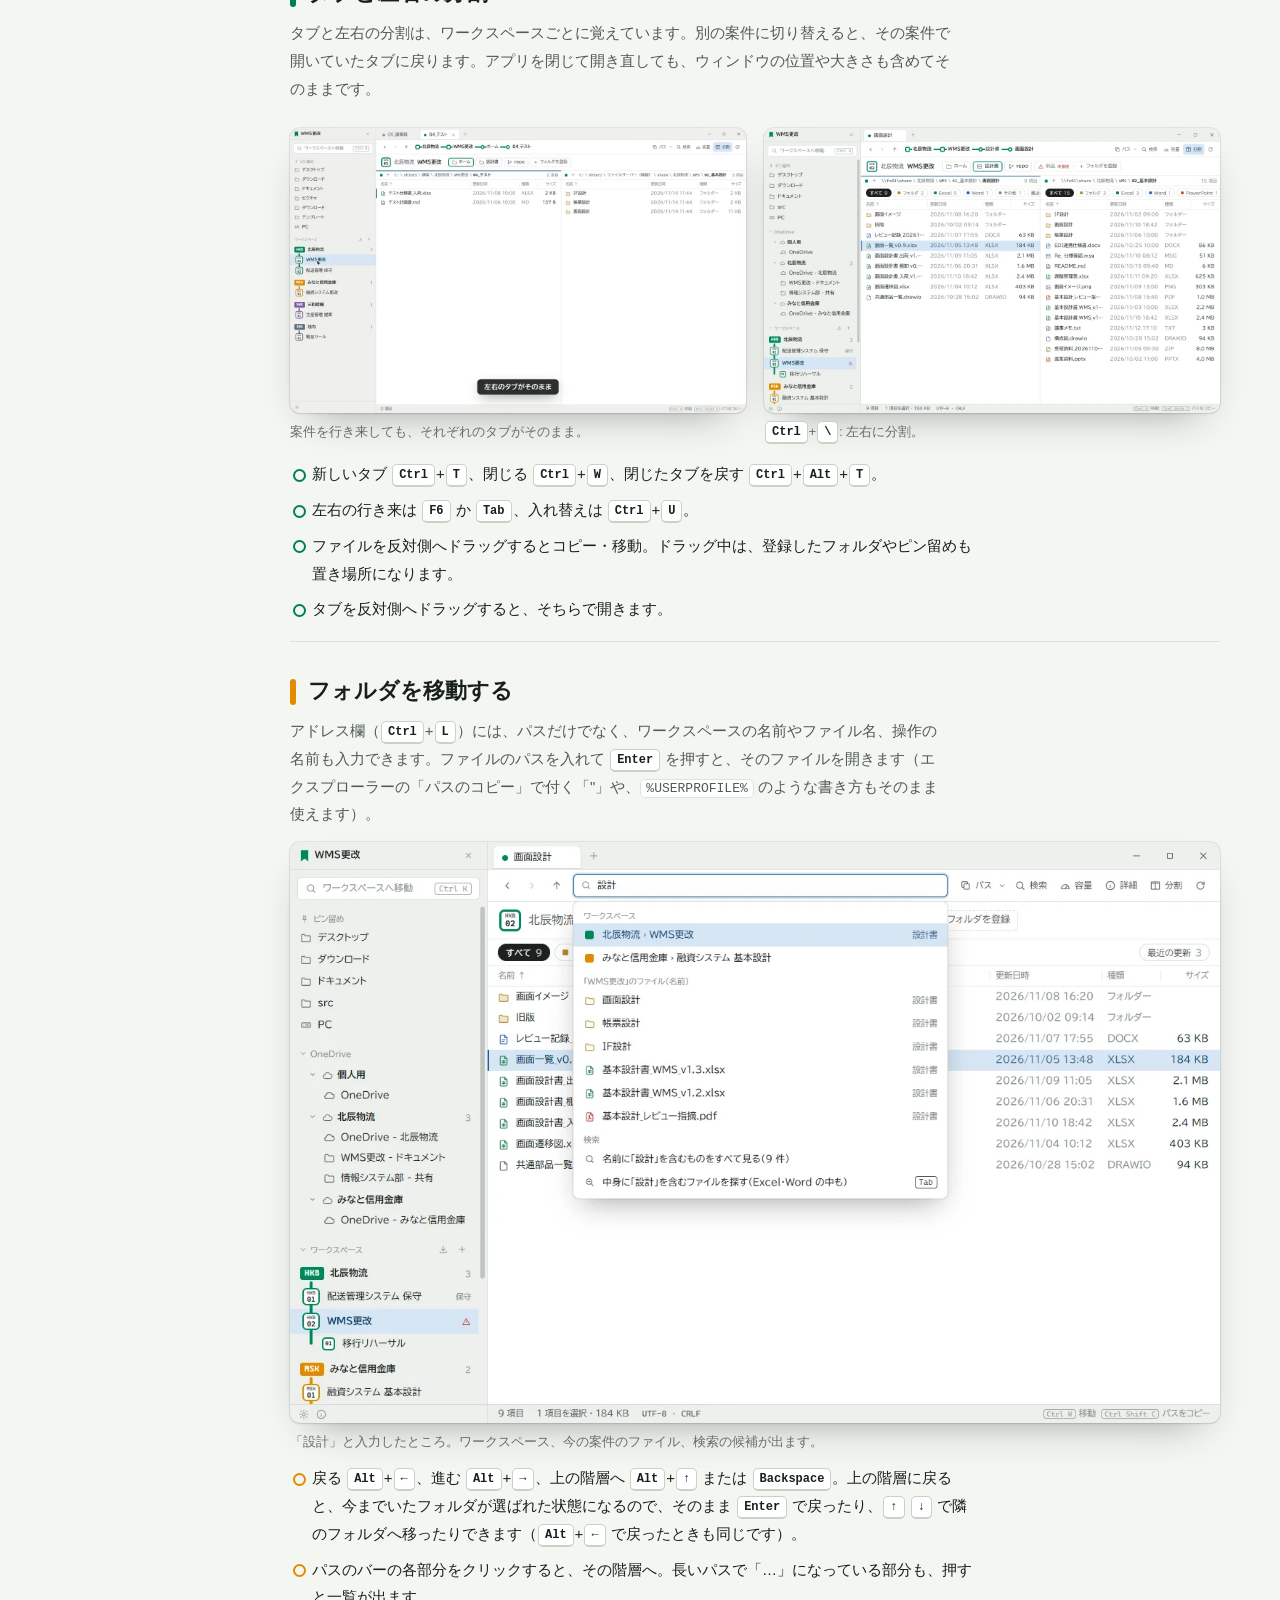
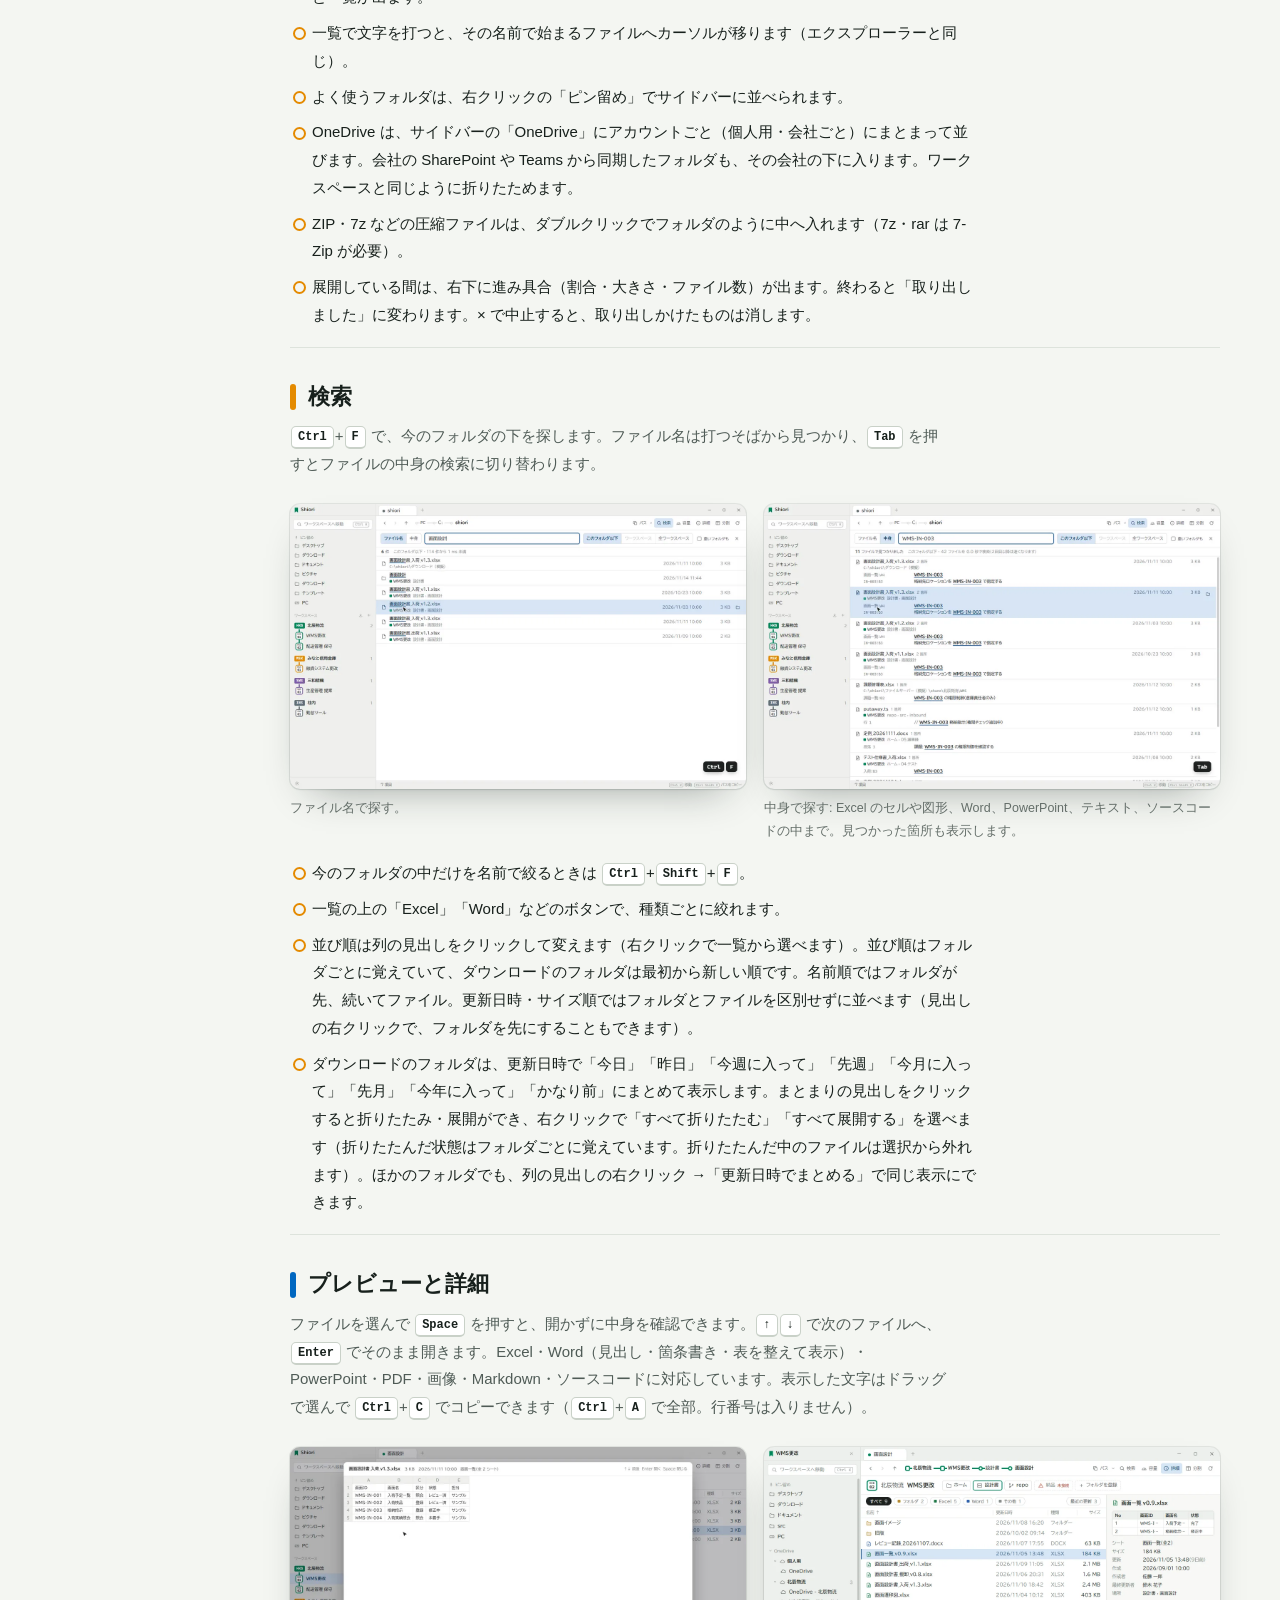
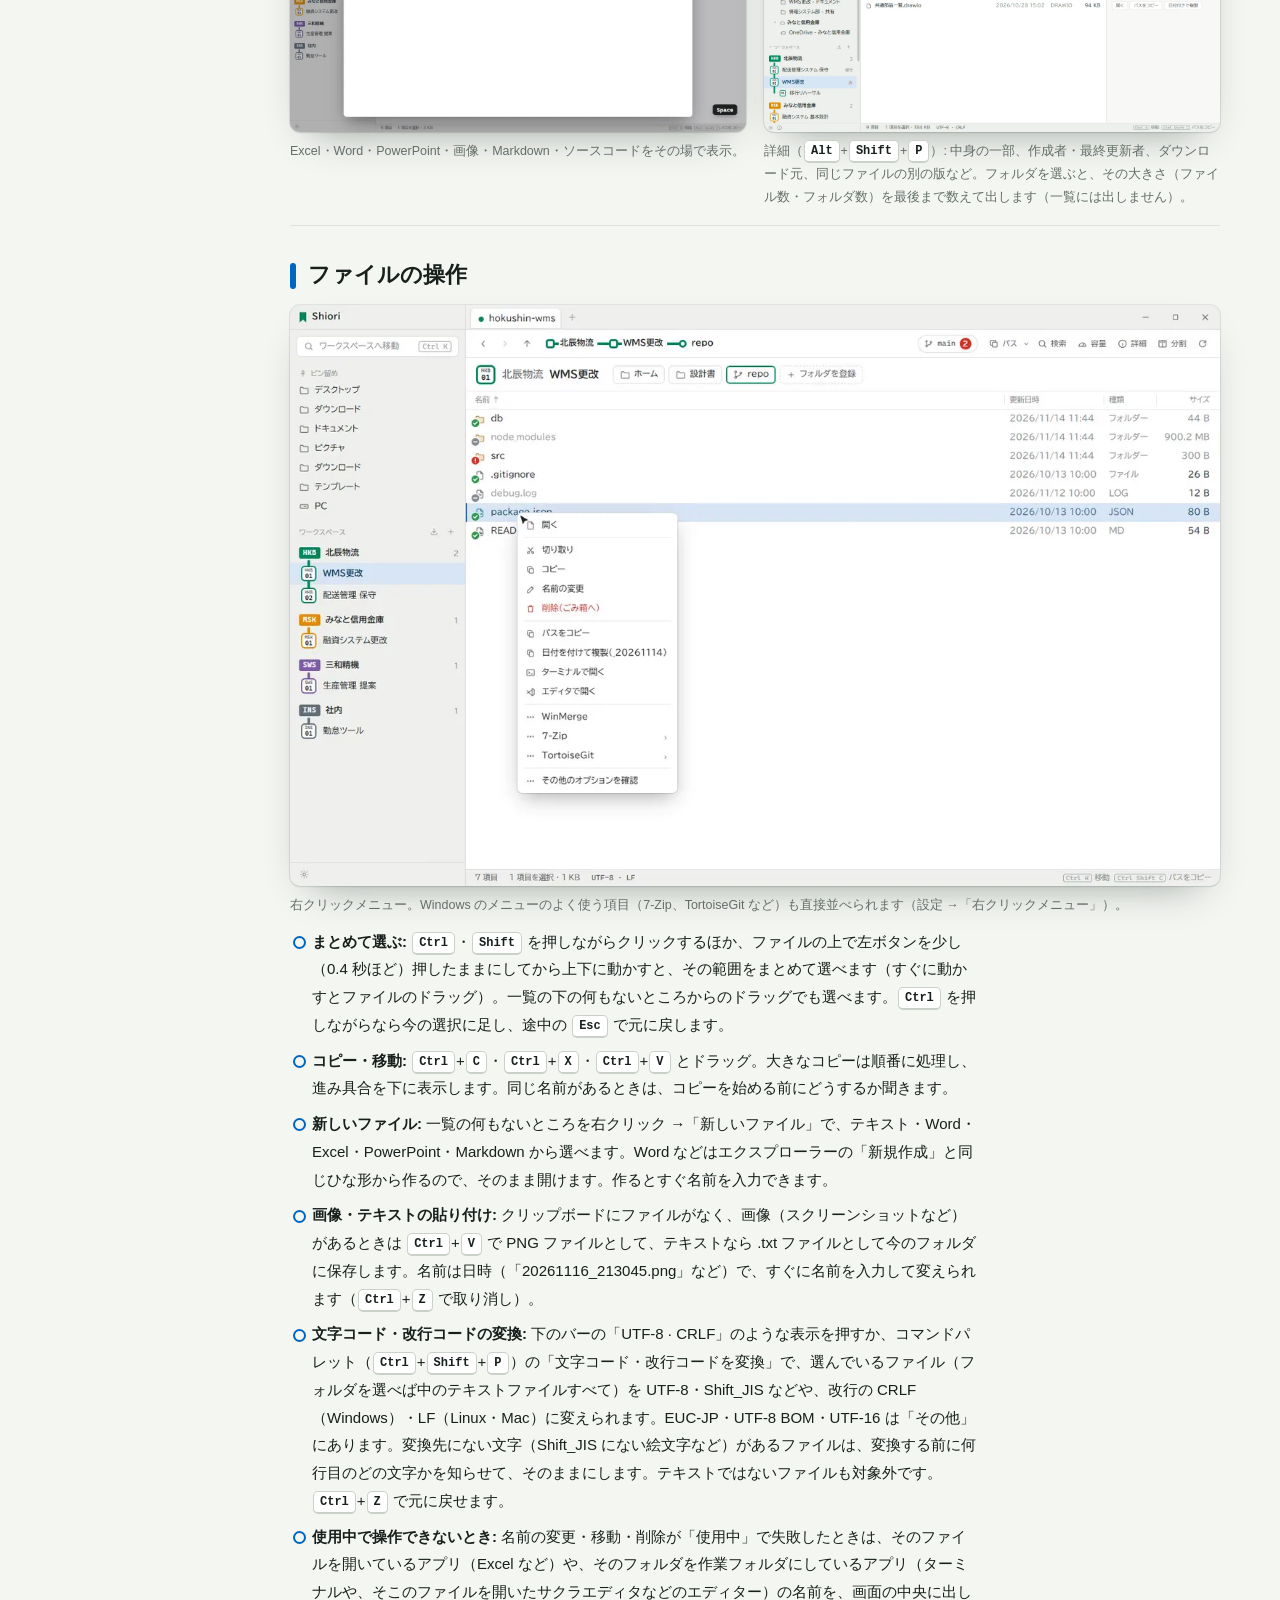
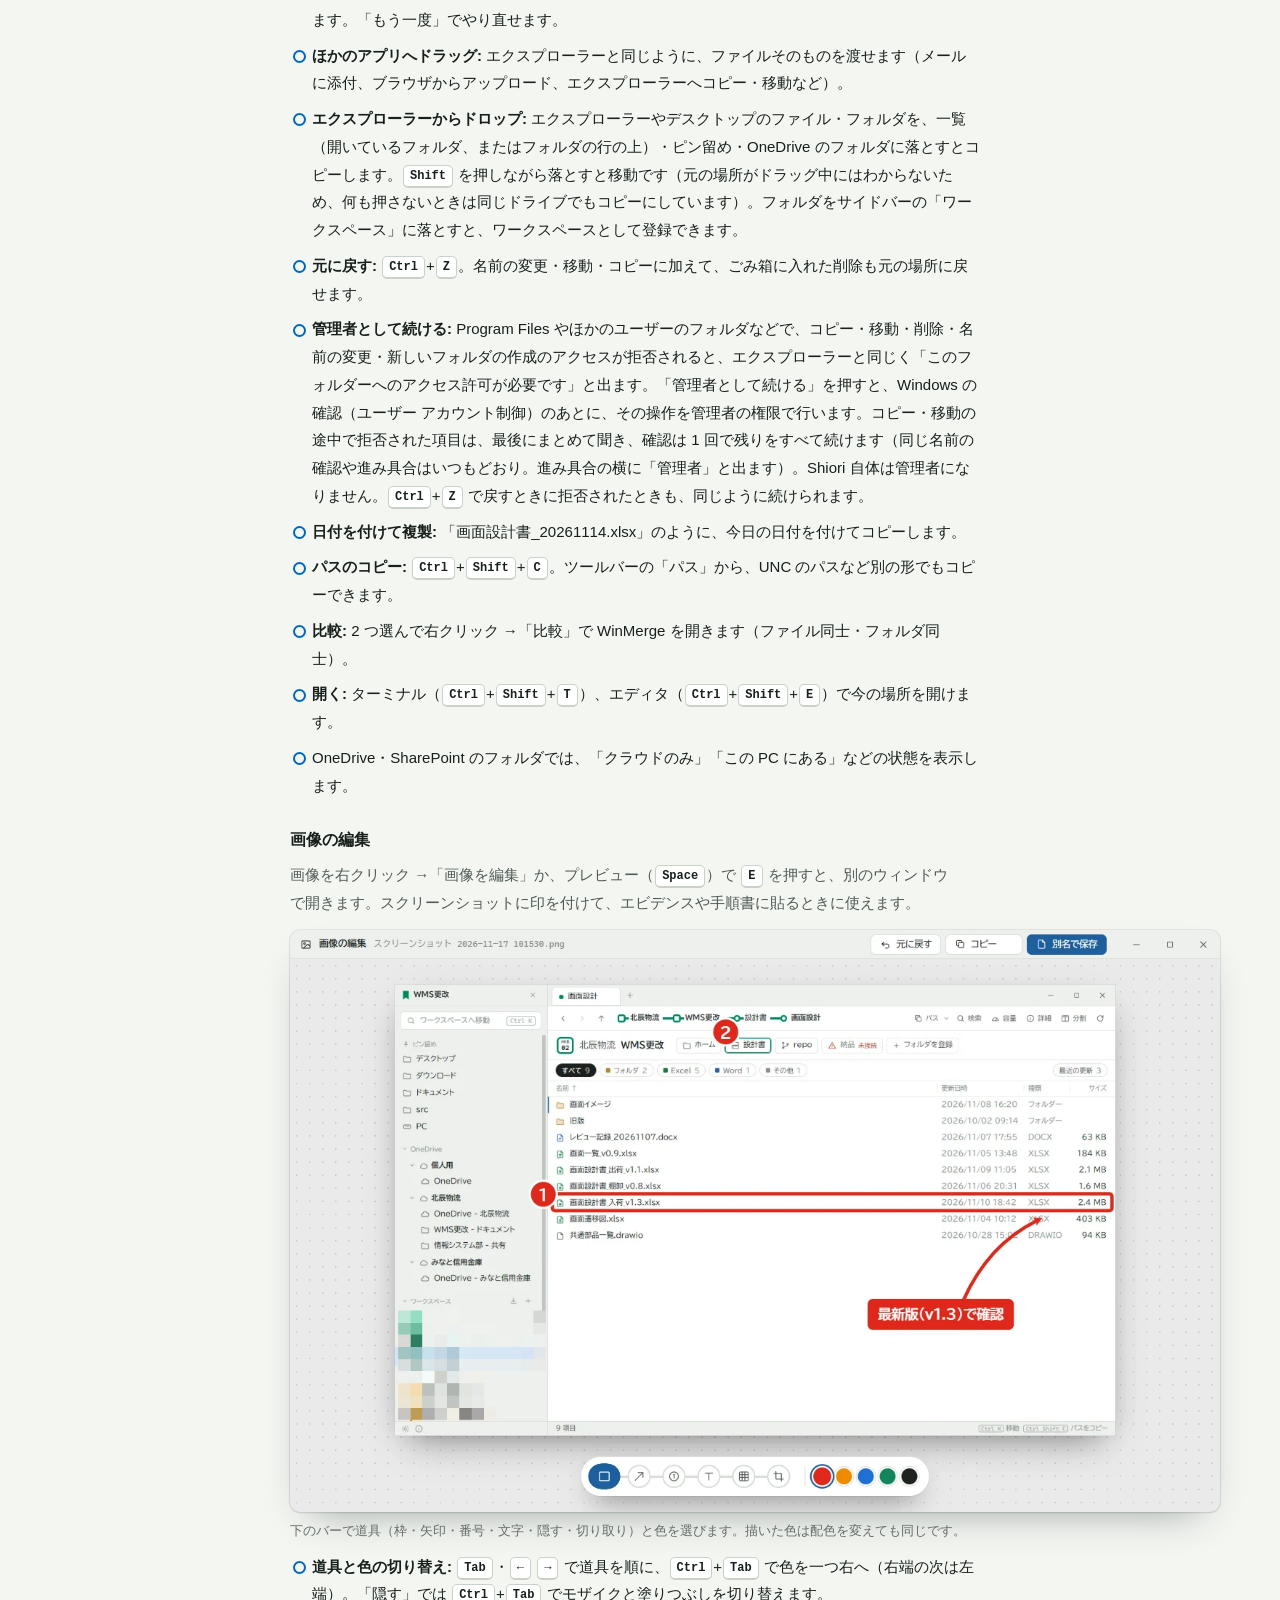
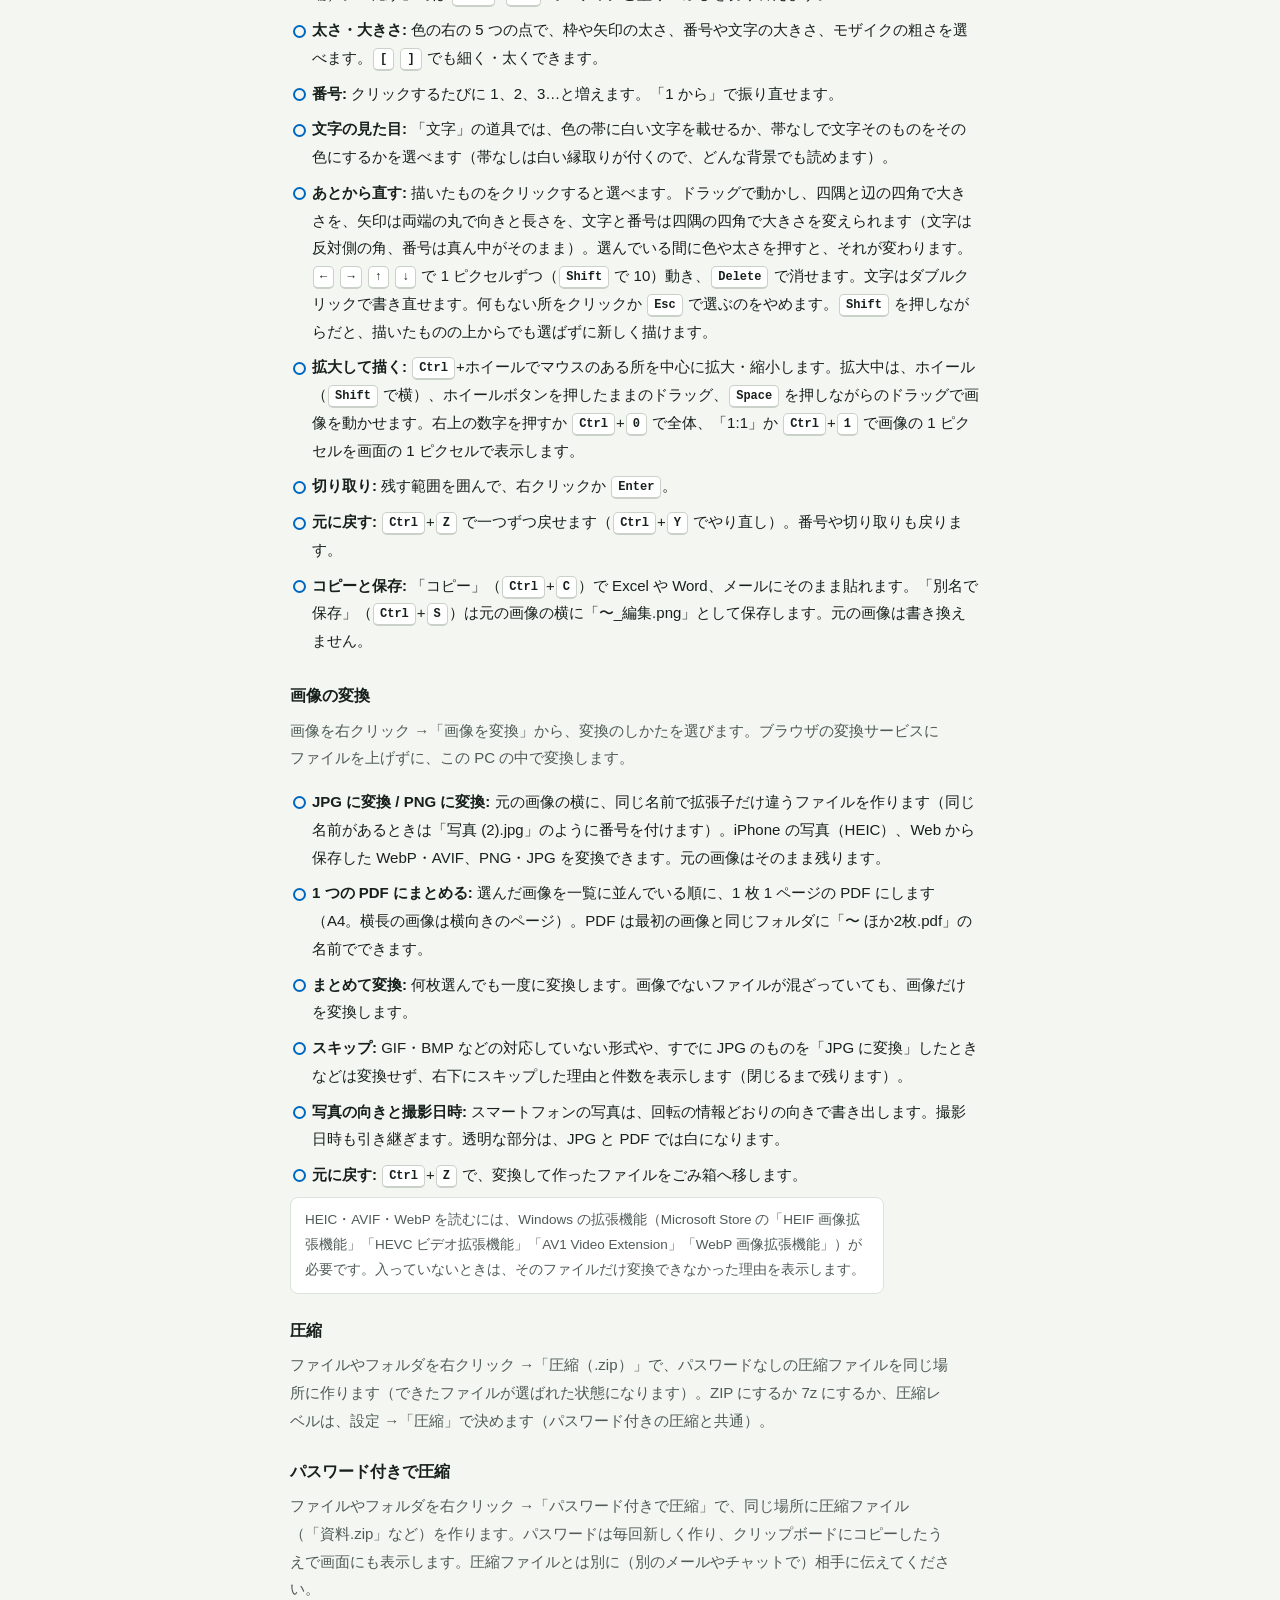
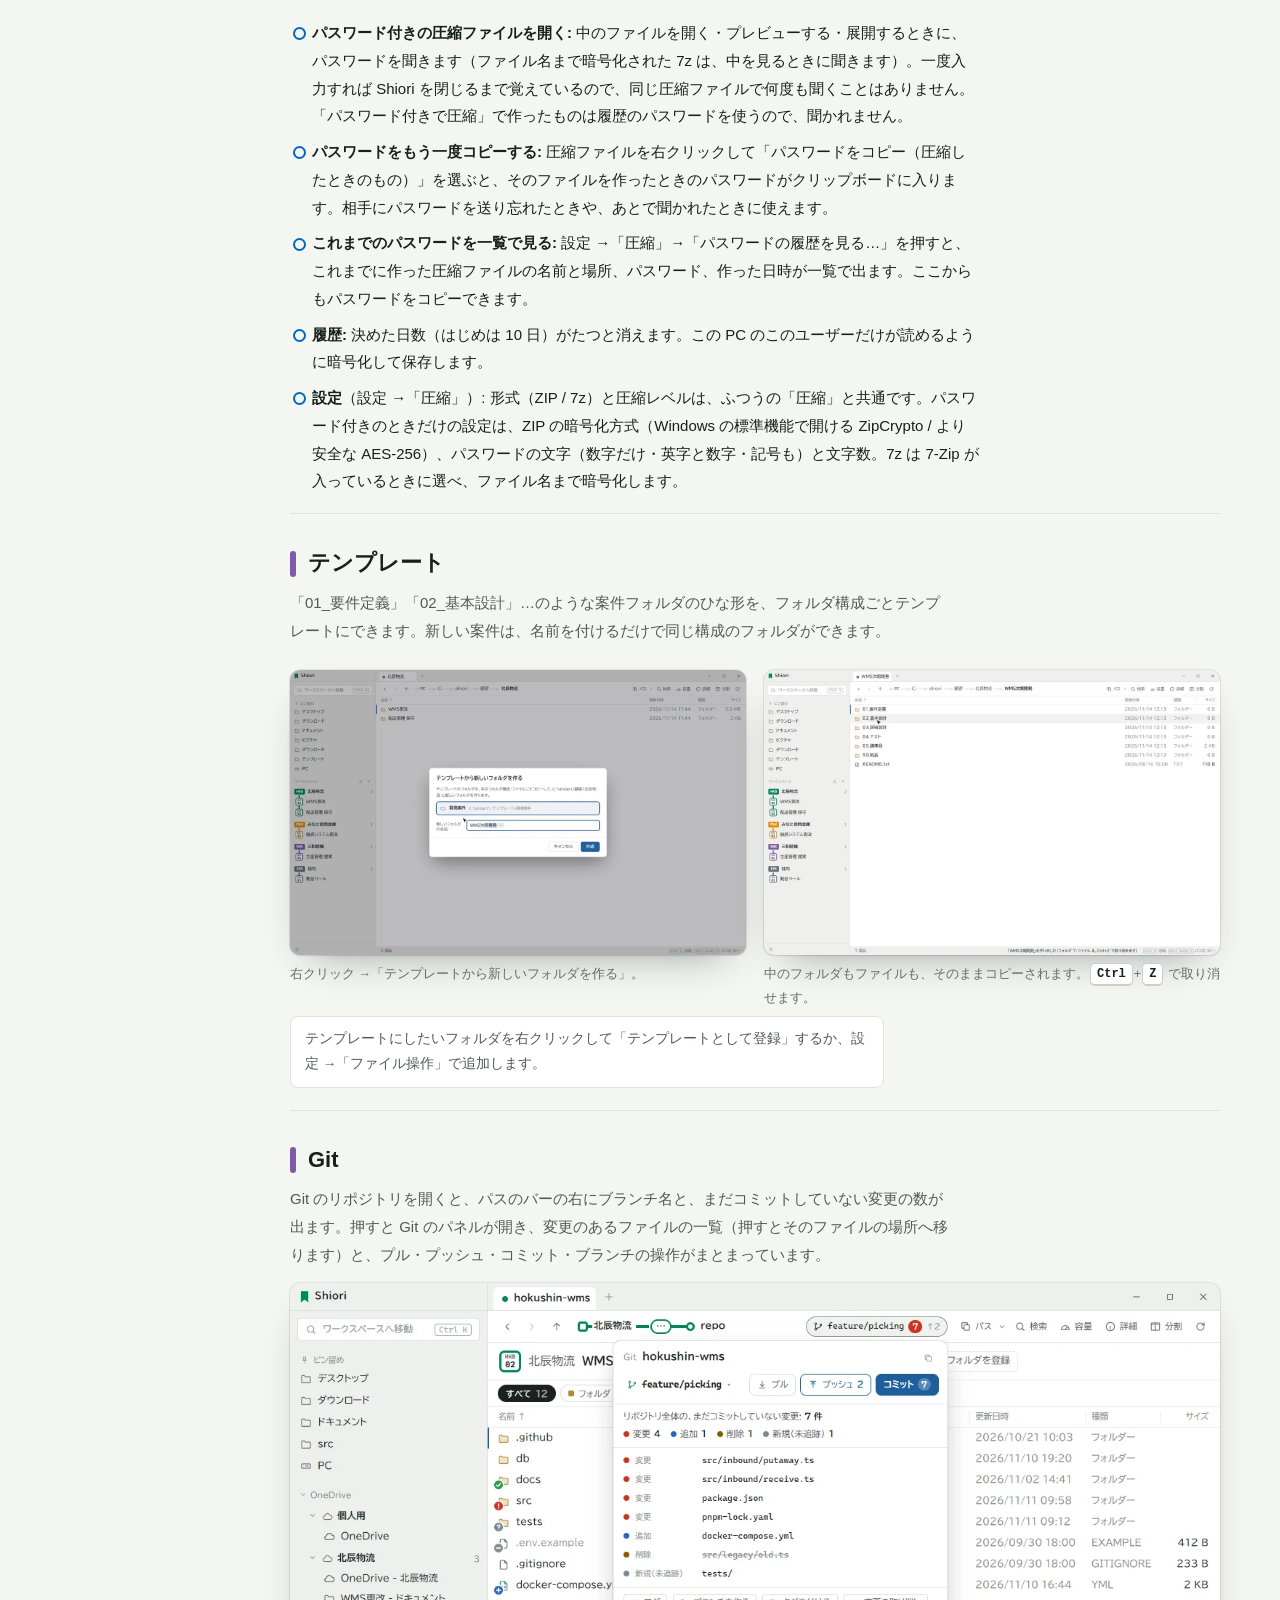
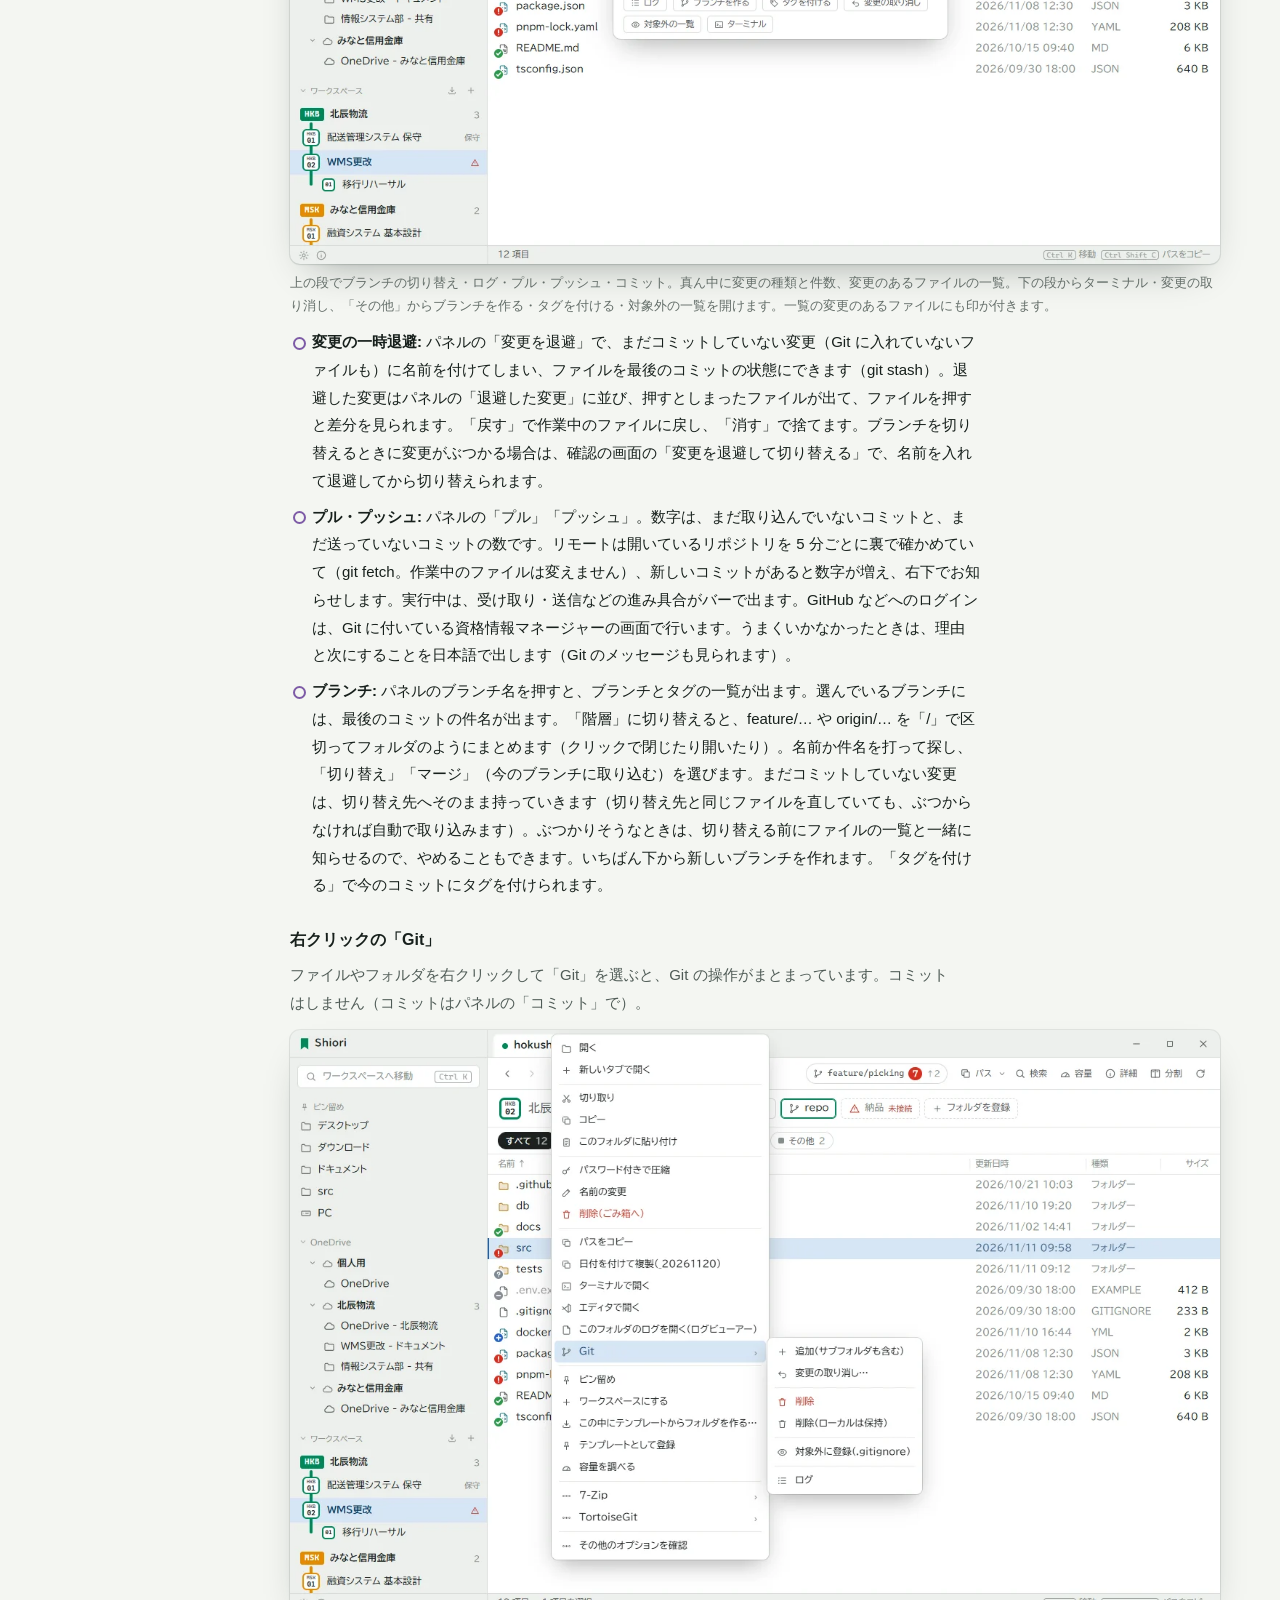
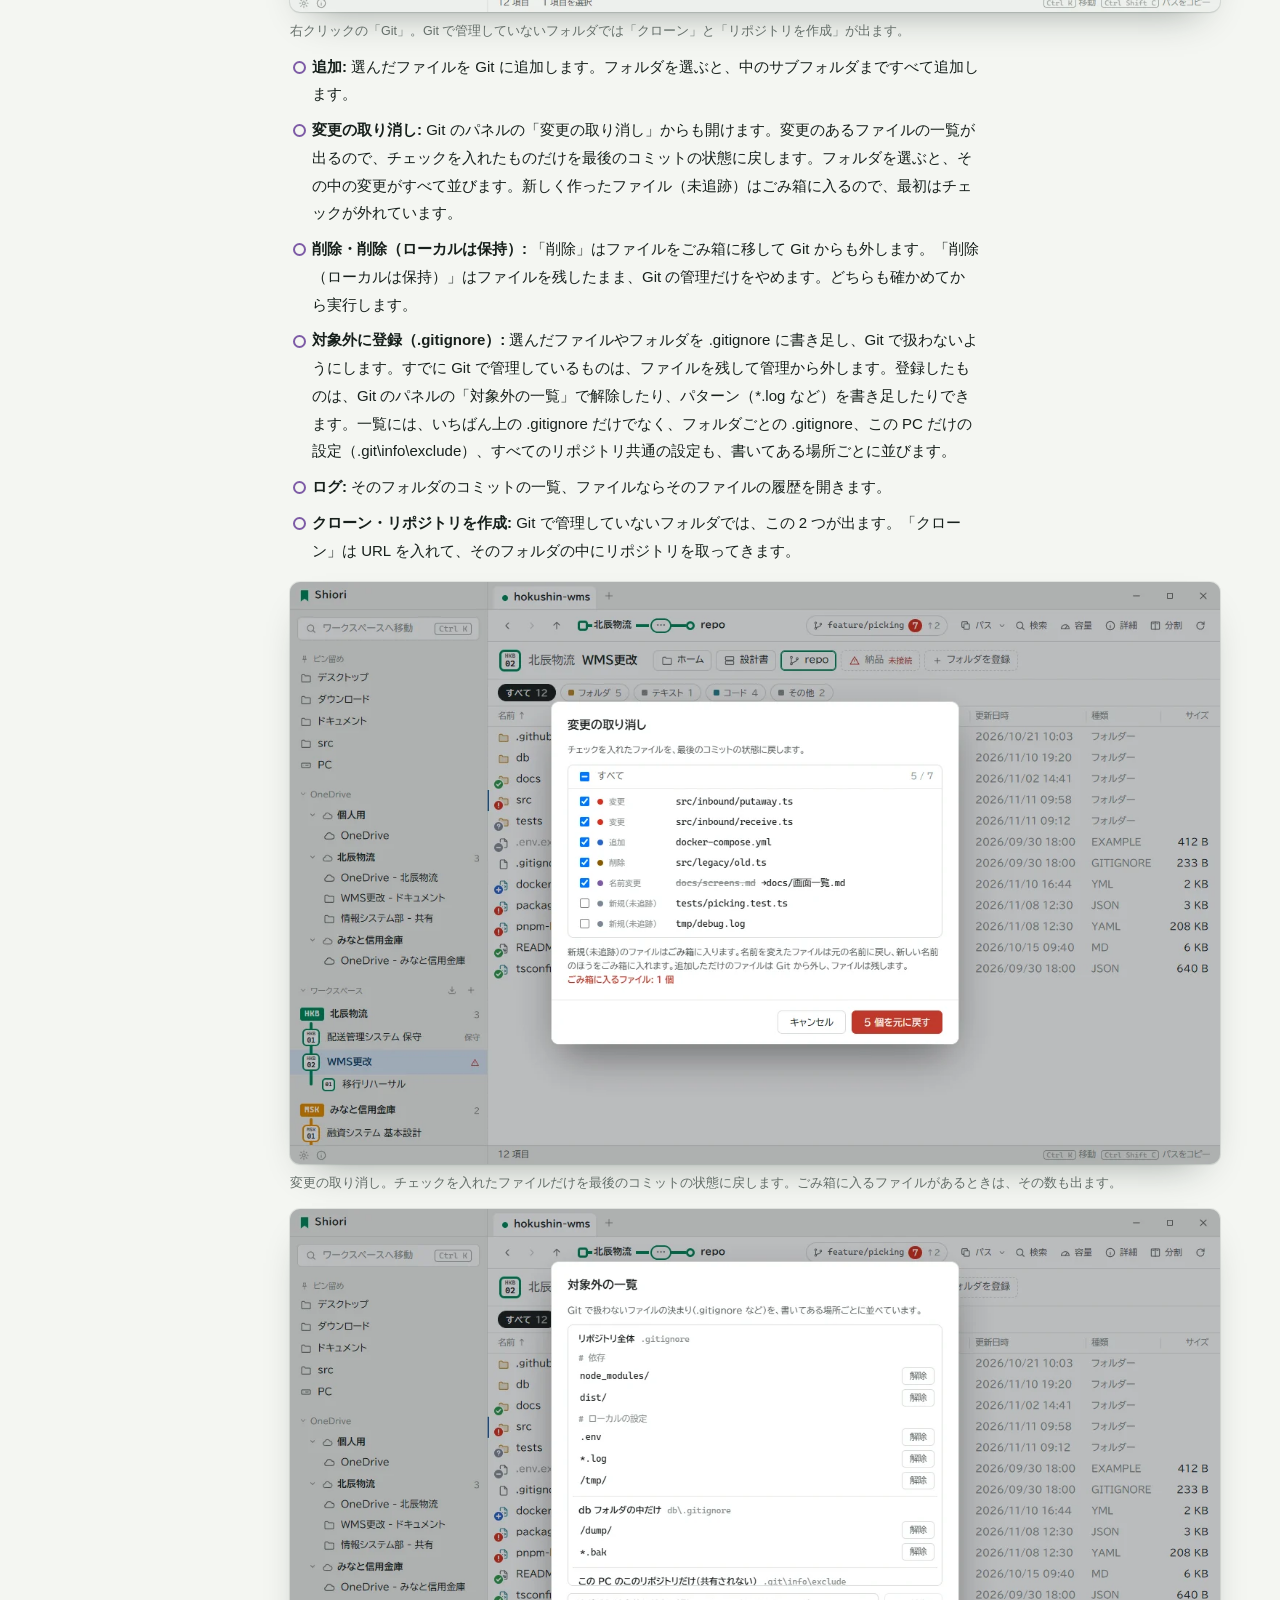
<file: guide/index.html>
<!doctype html>
<html lang="ja">
<head>
<meta charset="utf-8">
<meta name="viewport" content="width=device-width, initial-scale=1">
<title>使い方ガイド — Shiori 栞（Windows のファイラー）</title>
<meta name="description" content="Windows 用ファイラー Shiori の使い方。ワークスペース、タブと 2 画面、ファイル名と中身の検索、ログビューアーと Grep、Git、プレビュー、容量、ショートカットの一覧まで。">
<!-- for the official site (/guide/): in the app this page's title is not shown (the window has its own) -->
<link rel="canonical" href="https://shiori-filer.github.io/ShioriOfficial/guide/">
<meta property="og:title" content="使い方ガイド — Shiori 栞（Windows のファイラー）">
<meta property="og:description" content="ワークスペース、タブと 2 画面、検索、ログビューアー、Git、プレビュー、ショートカットまで、Shiori の使い方をまとめています。">
<meta property="og:url" content="https://shiori-filer.github.io/ShioriOfficial/guide/">
<meta property="og:type" content="article">
<meta property="og:site_name" content="Shiori 栞">
<meta property="og:locale" content="ja_JP">
<meta property="og:image" content="https://shiori-filer.github.io/ShioriOfficial/media/og.png">
<meta name="twitter:card" content="summary_large_image">
<link rel="icon" href="img/favicon.png">
<!-- The user guide. Opened from the app (F1 / Shiori について) in its own window, and published
     on the official site as /guide/. Self-contained: Windows' own fonts, images in img/. -->
<style>
  :root {
    --bg: #f4f6f2; --paper: #fff; --ink: #17201c; --ink2: #4f5b56; --ink3: #646e69; --rule: #dde3dc;
    --green: #007f54; --orange: #e48a00; --blue: #0067c0; --purple: #7d5ba6; --slate: #5f6f7a; --focus: #1f5ea8;
    --jp: "BIZ UDPGothic", "Yu Gothic UI", "Meiryo", sans-serif;
    --mono: "Cascadia Mono", Consolas, monospace;
  }
  * { box-sizing: border-box; }
  html { scroll-behavior: smooth; scroll-padding-top: 20px; }
  body { margin: 0; background: var(--bg); color: var(--ink); font: 15px/1.85 var(--jp); -webkit-font-smoothing: antialiased; }
  a { color: var(--focus); }
  :focus-visible { outline: 3px solid var(--focus); outline-offset: 2px; border-radius: 4px; }
  ::selection { background: #cfe0f5; }

  .layout { display: grid; grid-template-columns: 250px minmax(0, 1fr); max-width: 1240px; margin: 0 auto; }
  /* route map of the chapters on the left, like the sidebar of the app */
  nav.toc { position: sticky; top: 0; align-self: start; height: 100vh; overflow: auto; padding: 28px 18px 28px 26px; }
  .brand { display: flex; align-items: center; gap: 10px; margin-bottom: 22px; font-weight: 700; font-size: 17px; }
  .brand i { width: 14px; height: 14px; border-radius: 4px; background: var(--green); }
  .toc ol { list-style: none; margin: 0; padding: 0; position: relative; }
  .toc ol::before { content: ""; position: absolute; left: 7px; top: 12px; bottom: 12px; width: 3px; border-radius: 2px; background: var(--rule); }
  .toc li a { position: relative; display: flex; align-items: center; gap: 12px; padding: 5px 0; color: var(--ink2); text-decoration: none; font-size: 13.5px; line-height: 1.5; }
  .toc li a::before { content: ""; flex: none; width: 17px; height: 17px; border-radius: 50%; border: 3px solid var(--c, var(--slate)); background: var(--bg); z-index: 1; }
  .toc li a:hover { color: var(--ink); }
  .toc li a.here { color: var(--ink); font-weight: 700; }
  .toc li a.here::before { background: var(--c, var(--slate)); box-shadow: inset 0 0 0 3px var(--bg); }

  main { padding: 34px 40px 80px 20px; min-width: 0; }
  header.intro { margin-bottom: 26px; }
  header.intro h1 { margin: 0 0 8px; font-size: 30px; line-height: 1.35; }
  header.intro p { margin: 0; color: var(--ink2); max-width: 46em; }

  section.ch { padding: 34px 0 10px; border-top: 1px solid var(--rule); }
  section.ch:first-of-type { border-top: 0; }
  .ch h2 { display: flex; align-items: center; gap: 12px; margin: 0 0 10px; font-size: 22px; line-height: 1.4; }
  .ch h2::before { content: ""; width: 6px; height: 26px; border-radius: 3px; background: var(--c, var(--slate)); }
  .ch > p, .ch .text > p { margin: 0 0 12px; max-width: 44em; color: var(--ink2); }
  .ch h3 { margin: 22px 0 6px; font-size: 16px; }

  figure { margin: 14px 0 6px; }
  figure img { display: block; width: 100%; height: auto; border-radius: 10px; background: var(--paper);
    box-shadow: 0 1px 2px rgb(16 32 26 / .08), 0 18px 40px -22px rgb(16 32 26 / .45), 0 0 0 1px rgb(23 32 28 / .08); }
  figcaption { margin-top: 8px; font-size: 12.5px; color: var(--ink3); }
  .pair { display: grid; grid-template-columns: 1fr 1fr; gap: 18px; }

  ul.do { margin: 6px 0 4px; padding: 0; list-style: none; max-width: 46em; }
  ul.do li { position: relative; padding: 4px 0 4px 22px; }
  ul.do li::before { content: ""; position: absolute; left: 3px; top: .82em; width: 9px; height: 9px; border-radius: 50%; border: 2.5px solid var(--c, var(--slate)); }
  kbd { display: inline-block; min-width: 20px; padding: 0 6px; margin: 0 1px; border: 1px solid #c9d1c8; border-bottom-width: 2px; border-radius: 5px; background: var(--paper);
    font: 600 12px/20px var(--mono); color: var(--ink); text-align: center; white-space: nowrap; vertical-align: 1px; }
  code { font: 13px var(--mono); background: var(--paper); border: 1px solid var(--rule); border-radius: 5px; padding: 1px 5px; }
  .note { margin: 12px 0 0; padding: 10px 14px; border-radius: 8px; background: var(--paper); border: 1px solid var(--rule); font-size: 13.5px; color: var(--ink2); max-width: 46em; }

  /* the overview: numbered pins on the screenshot, explained below it */
  .callouts { position: relative; }
  .pin { position: absolute; width: 26px; height: 26px; margin: -13px 0 0 -13px; border-radius: 50%; background: var(--focus); color: #fff;
    display: grid; place-items: center; font: 700 13px/1 var(--jp); box-shadow: 0 0 0 3px #fff, 0 4px 10px rgb(0 0 0 / .25); }
  ol.legend { margin: 16px 0 0; padding: 0; list-style: none; display: grid; grid-template-columns: 1fr 1fr; gap: 6px 28px; counter-reset: n; max-width: 60em; }
  ol.legend li { position: relative; padding-left: 34px; counter-increment: n; font-size: 14px; }
  ol.legend li::before { content: counter(n); position: absolute; left: 0; top: 2px; width: 22px; height: 22px; border-radius: 50%; background: var(--focus); color: #fff;
    display: grid; place-items: center; font: 700 12px/1 var(--jp); }
  ol.legend b { display: block; }
  ol.legend span { color: var(--ink2); }

  /* click a picture to see it full size */
  figure img { cursor: zoom-in; }
  dialog.zoom { padding: 0; border: 0; background: transparent; max-width: 96vw; max-height: 94vh; }
  dialog.zoom::backdrop { background: rgb(10 16 14 / .72); }
  dialog.zoom img { display: block; max-width: 96vw; max-height: 94vh; border-radius: 10px; cursor: zoom-out; box-shadow: 0 30px 80px rgb(0 0 0 / .5); }
  @media (max-width: 900px) {
    .layout { grid-template-columns: 1fr; }
    nav.toc { display: none; }
    main { padding: 24px 18px 60px; }
    .pair, ol.legend { grid-template-columns: 1fr; }
  }
  @media (prefers-reduced-motion: reduce) { html { scroll-behavior: auto; } }
</style>
</head>
<body>
<div class="layout">
  <nav class="toc" aria-label="目次">
    <div class="brand"><i></i>Shiori の使い方</div>
    <ol id="toc"></ol>
  </nav>

  <main>
    <header class="intro">
      <h1>Shiori の使い方</h1>
      <p>Shiori は、ひとつの案件で使うフォルダ（共有フォルダの設計書、手元のリポジトリ、受け取った資料など）を「ワークスペース」にまとめて、いつでもすぐに開けるファイラーです。ここでは、できることを画面の写真といっしょに紹介します。写真の名前やフォルダはすべて見本です。</p>
    </header>

    <section class="ch" id="screen" style="--c: var(--slate)">
      <h2>画面の見かた</h2>
      <figure class="callouts">
        <img src="img/overview.webp" alt="Shiori の画面全体。左にサイドバー、右にファイルの一覧" width="1280" height="800">
        <span class="pin" style="left: 22%; top: 7.9%">1</span>
        <span class="pin" style="left: 15.6%; top: 20%">2</span>
        <span class="pin" style="left: 15.6%; top: 36.5%">3</span>
        <span class="pin" style="left: 15.6%; top: 74.1%">4</span>
        <span class="pin" style="left: 32.6%; top: 2.5%">5</span>
        <span class="pin" style="left: 61.7%; top: 7.3%">6</span>
        <span class="pin" style="left: 85.2%; top: 11%">7</span>
        <span class="pin" style="left: 80.8%; top: 13.3%">8</span>
        <span class="pin" style="left: 58.6%; top: 19%">9</span>
        <span class="pin" style="left: 46.9%; top: 70%">10</span>
        <span class="pin" style="left: 6.5%; top: 98%">11</span>
      </figure>
      <ol class="legend">
        <li><b>ワークスペースへ移動</b><span>名前の一部で探して開きます（<kbd>Ctrl</kbd>+<kbd>K</kbd>）。</span></li>
        <li><b>ピン留め・PC</b><span>よく使うフォルダと、ドライブの一覧。</span></li>
        <li><b>OneDrive</b><span>アカウント（個人用・会社ごと）にまとまって並びます。会社の SharePoint から同期したフォルダも。</span></li>
        <li><b>ワークスペース</b><span>案件ごとのフォルダのまとまり。色と略称で見分けます。</span></li>
        <li><b>タブ</b><span>ワークスペースごとに、開いていたタブを覚えています。</span></li>
        <li><b>パスのバー</b><span>今いる場所。クリックすると、その階層へ移動します。</span></li>
        <li><b>ツールバー</b><span>パスのコピー、検索、容量、詳細、左右の分割。</span></li>
        <li><b>登録したフォルダ</b><span>ワークスペースに登録した「ホーム」「設計書」「repo」など。</span></li>
        <li><b>種類で絞り込み</b><span>フォルダ・Excel・Word などで一覧を絞ります。</span></li>
        <li><b>ファイルの一覧</b><span>ダブルクリックか <kbd>Enter</kbd> で開きます。</span></li>
        <li><b>設定・Shiori について</b><span>歯車が設定、ⓘ がバージョンとショートカットの一覧。</span></li>
      </ol>
    </section>

    <section class="ch" id="workspace" style="--c: var(--green)">
      <h2>ワークスペース</h2>
      <p>ひとつの案件で使うフォルダを、場所がばらばらでもひとつにまとめます。「顧客 › 案件 › 作業」のように、いくつでも入れ子にできます。</p>
      <figure>
        <img src="img/workspace.webp" alt="ワークスペースを開いたところ。登録したフォルダのボタンが並び、左右にフォルダが表示されている" width="1280" height="800" loading="lazy">
        <figcaption>ワークスペースを開くと、登録したフォルダ（ホーム・設計書・repo）がボタンで並びます。</figcaption>
      </figure>
      <ul class="do">
        <li><b>作る:</b> フォルダを開いて、サイドバーの「ワークスペース」の <b>＋</b>（<kbd>Ctrl</kbd>+<kbd>Alt</kbd>+<kbd>N</kbd>）。一覧やエクスプローラーのフォルダをサイドバーの「ワークスペース」へドラッグしても作れます（ワークスペースの上に落とすとその下に、何個かまとめて落とすとまとめて登録）。</li>
        <li><b>フォルダを登録:</b> 見出しの「フォルダを登録」で、別の場所のフォルダ（共有フォルダ、別のドライブなど）も追加できます。見出しに入りきらないときは、右端の「ほか N ▾」にまとまります（今開いているフォルダはいつも見出しに出ます。右クリックの「左端に移す」で前に出せます）。</li>
        <li><b>並べ替え:</b> 登録したフォルダのボタンはドラッグで並べ替えられます（ワークスペースの編集画面では、行の左端のつまみをドラッグ）。左端（編集画面ではいちばん上）のフォルダが、ワークスペースを開いたときに開きます。</li>
        <li><b>まとめて取り込む:</b> <code>顧客\案件</code> のような今のフォルダ構成から、ワークスペースをまとめて作れます（「ワークスペース」の取り込みボタン）。</li>
        <li><b>並べ替え:</b> サイドバーでドラッグ。ほかのワークスペースの行の真ん中に落とすと、その下に入ります（行の上端・下端に落とすと、その前・後ろに並びます）。一覧より下の空いているところに落とすと、いちばん最後に移ります。右クリックで名前の変更・色・略称（HKB など）の編集。</li>
        <li><b>上から順に開く:</b> <kbd>Ctrl</kbd>+<kbd>1</kbd>〜<kbd>9</kbd>。</li>
        <li><b>外す:</b> 右クリック →「Shiori から外す」。<b>フォルダそのものは消えません。</b></li>
        <li>接続できないフォルダ（VPN が切れている共有フォルダなど）には「未接続」、削除や移動で見つからないフォルダには「見つかりません」と出ます。押すと、場所を選び直す・上の階層を開く・登録から外す（フォルダは消えません）を選べます。</li>
        <li>ピン留めやテンプレートのフォルダが見つからないときは、薄く表示されます。開いていたフォルダが見つからないときは、近くの上の階層を開きます。</li>
      </ul>
      <h3>名前で探して開く</h3>
      <div class="pair">
        <figure>
          <img src="img/switcher.webp" alt="ワークスペースへ移動の検索窓に名前を入れて、候補が出ているところ" width="1280" height="800" loading="lazy">
          <figcaption><kbd>Ctrl</kbd>+<kbd>K</kbd>: 名前の一部・よみ・ローマ字で探せます。</figcaption>
        </figure>
        <figure>
          <img src="img/ws-folded.webp" alt="サイドバーのワークスペースの一覧を折りたたんだところ" width="1280" height="800" loading="lazy">
          <figcaption><kbd>Ctrl</kbd>+<kbd>B</kbd>: 一覧を折りたたみます。画面共有のとき、ほかのお客様の名前を隠せます。</figcaption>
        </figure>
      </div>
    </section>

    <section class="ch" id="tabs" style="--c: var(--green)">
      <h2>タブと左右の分割</h2>
      <p>タブと左右の分割は、ワークスペースごとに覚えています。別の案件に切り替えると、その案件で開いていたタブに戻ります。アプリを閉じて開き直しても、ウィンドウの位置や大きさも含めてそのままです。</p>
      <div class="pair">
        <figure>
          <img src="img/tabs.webp" alt="ワークスペースを切り替えて戻ると、前に開いていたタブがそのまま残っているところ" width="1280" height="800" loading="lazy">
          <figcaption>案件を行き来しても、それぞれのタブがそのまま。</figcaption>
        </figure>
        <figure>
          <img src="img/split.webp" alt="左右に分割して、2 つのフォルダを並べたところ" width="1280" height="800" loading="lazy">
          <figcaption><kbd>Ctrl</kbd>+<kbd>\</kbd>: 左右に分割。</figcaption>
        </figure>
      </div>
      <ul class="do">
        <li>新しいタブ <kbd>Ctrl</kbd>+<kbd>T</kbd>、閉じる <kbd>Ctrl</kbd>+<kbd>W</kbd>、閉じたタブを戻す <kbd>Ctrl</kbd>+<kbd>Alt</kbd>+<kbd>T</kbd>。</li>
        <li>左右の行き来は <kbd>F6</kbd> か <kbd>Tab</kbd>、入れ替えは <kbd>Ctrl</kbd>+<kbd>U</kbd>。</li>
        <li>ファイルを反対側へドラッグするとコピー・移動。ドラッグ中は、登録したフォルダやピン留めも置き場所になります。</li>
        <li>タブを反対側へドラッグすると、そちらで開きます。</li>
      </ul>
    </section>

    <section class="ch" id="move" style="--c: var(--orange)">
      <h2>フォルダを移動する</h2>
      <p>アドレス欄（<kbd>Ctrl</kbd>+<kbd>L</kbd>）には、パスだけでなく、ワークスペースの名前やファイル名、操作の名前も入力できます。ファイルのパスを入れて <kbd>Enter</kbd> を押すと、そのファイルを開きます（エクスプローラーの「パスのコピー」で付く「"」や、<code>%USERPROFILE%</code> のような書き方もそのまま使えます）。</p>
      <figure>
        <img src="img/omnibar.webp" alt="アドレス欄に「設計」と入力して、ワークスペース・ファイル・検索の候補が出ているところ" width="1280" height="800" loading="lazy">
        <figcaption>「設計」と入力したところ。ワークスペース、今の案件のファイル、検索の候補が出ます。</figcaption>
      </figure>
      <ul class="do">
        <li>戻る <kbd>Alt</kbd>+<kbd>←</kbd>、進む <kbd>Alt</kbd>+<kbd>→</kbd>、上の階層へ <kbd>Alt</kbd>+<kbd>↑</kbd> または <kbd>Backspace</kbd>。上の階層に戻ると、今までいたフォルダが選ばれた状態になるので、そのまま <kbd>Enter</kbd> で戻ったり、<kbd>↑</kbd> <kbd>↓</kbd> で隣のフォルダへ移ったりできます（<kbd>Alt</kbd>+<kbd>←</kbd> で戻ったときも同じです）。</li>
        <li>パスのバーの各部分をクリックすると、その階層へ。長いパスで「…」になっている部分も、押すと一覧が出ます。</li>
        <li>一覧で文字を打つと、その名前で始まるファイルへカーソルが移ります（エクスプローラーと同じ）。</li>
        <li>よく使うフォルダは、右クリックの「ピン留め」でサイドバーに並べられます。</li>
        <li>OneDrive は、サイドバーの「OneDrive」にアカウントごと（個人用・会社ごと）にまとまって並びます。会社の SharePoint や Teams から同期したフォルダも、その会社の下に入ります。ワークスペースと同じように折りたためます。</li>
        <li>ZIP・7z などの圧縮ファイルは、ダブルクリックでフォルダのように中へ入れます（7z・rar は 7-Zip が必要）。</li>
        <li>展開している間は、右下に進み具合（割合・大きさ・ファイル数）が出ます。終わると「取り出しました」に変わります。× で中止すると、取り出しかけたものは消します。</li>
      </ul>
    </section>

    <section class="ch" id="search" style="--c: var(--orange)">
      <h2>検索</h2>
      <p><kbd>Ctrl</kbd>+<kbd>F</kbd> で、今のフォルダの下を探します。ファイル名は打つそばから見つかり、<kbd>Tab</kbd> を押すとファイルの中身の検索に切り替わります。</p>
      <div class="pair">
        <figure>
          <img src="img/search-name.webp" alt="ファイル名で検索した結果の一覧" width="1280" height="800" loading="lazy">
          <figcaption>ファイル名で探す。</figcaption>
        </figure>
        <figure>
          <img src="img/search-content.webp" alt="Excel や Word の中身で検索して、見つかった箇所が表示されているところ" width="1280" height="800" loading="lazy">
          <figcaption>中身で探す: Excel のセルや図形、Word、PowerPoint、テキスト、ソースコードの中まで。見つかった箇所も表示します。</figcaption>
        </figure>
      </div>
      <ul class="do">
        <li>今のフォルダの中だけを名前で絞るときは <kbd>Ctrl</kbd>+<kbd>Shift</kbd>+<kbd>F</kbd>。</li>
        <li>一覧の上の「Excel」「Word」などのボタンで、種類ごとに絞れます。</li>
        <li>並び順は列の見出しをクリックして変えます（右クリックで一覧から選べます）。並び順はフォルダごとに覚えていて、ダウンロードのフォルダは最初から新しい順です。名前順ではフォルダが先、続いてファイル。更新日時・サイズ順ではフォルダとファイルを区別せずに並べます（見出しの右クリックで、フォルダを先にすることもできます）。</li>
        <li>ダウンロードのフォルダは、更新日時で「今日」「昨日」「今週に入って」「先週」「今月に入って」「先月」「今年に入って」「かなり前」にまとめて表示します。まとまりの見出しをクリックすると折りたたみ・展開ができ、右クリックで「すべて折りたたむ」「すべて展開する」を選べます（折りたたんだ状態はフォルダごとに覚えています。折りたたんだ中のファイルは選択から外れます）。ほかのフォルダでも、列の見出しの右クリック →「更新日時でまとめる」で同じ表示にできます。</li>
      </ul>
    </section>

    <section class="ch" id="preview" style="--c: var(--blue)">
      <h2>プレビューと詳細</h2>
      <p>ファイルを選んで <kbd>Space</kbd> を押すと、開かずに中身を確認できます。<kbd>↑</kbd><kbd>↓</kbd> で次のファイルへ、<kbd>Enter</kbd> でそのまま開きます。Excel・Word（見出し・箇条書き・表を整えて表示）・PowerPoint・PDF・画像・Markdown・ソースコードに対応しています。表示した文字はドラッグで選んで <kbd>Ctrl</kbd>+<kbd>C</kbd> でコピーできます（<kbd>Ctrl</kbd>+<kbd>A</kbd> で全部。行番号は入りません）。</p>
      <div class="pair">
        <figure>
          <img src="img/preview.webp" alt="Excel のファイルを Space キーでプレビューしているところ" width="1280" height="800" loading="lazy">
          <figcaption>Excel・Word・PowerPoint・画像・Markdown・ソースコードをその場で表示。</figcaption>
        </figure>
        <figure>
          <img src="img/inspector.webp" alt="右側の詳細に、表の中身、作成者、最終更新者などが出ているところ" width="1280" height="800" loading="lazy">
          <figcaption>詳細（<kbd>Alt</kbd>+<kbd>Shift</kbd>+<kbd>P</kbd>）: 中身の一部、作成者・最終更新者、ダウンロード元、同じファイルの別の版など。フォルダを選ぶと、その大きさ（ファイル数・フォルダ数）を最後まで数えて出します（一覧には出しません）。</figcaption>
        </figure>
      </div>
    </section>

    <section class="ch" id="files" style="--c: var(--blue)">
      <h2>ファイルの操作</h2>
      <figure>
        <img src="img/contextmenu.webp" alt="ファイルの右クリックメニュー。パスのコピー、日付を付けて複製、7-Zip などが並んでいる" width="1280" height="800" loading="lazy">
        <figcaption>右クリックメニュー。Windows のメニューのよく使う項目（7-Zip、TortoiseGit など）も直接並べられます（設定 →「右クリックメニュー」）。</figcaption>
      </figure>
      <ul class="do">
        <li><b>まとめて選ぶ:</b> <kbd>Ctrl</kbd>・<kbd>Shift</kbd> を押しながらクリックするほか、ファイルの上で左ボタンを少し（0.4 秒ほど）押したままにしてから上下に動かすと、その範囲をまとめて選べます（すぐに動かすとファイルのドラッグ）。一覧の下の何もないところからのドラッグでも選べます。<kbd>Ctrl</kbd> を押しながらなら今の選択に足し、途中の <kbd>Esc</kbd> で元に戻します。</li>
        <li><b>コピー・移動:</b> <kbd>Ctrl</kbd>+<kbd>C</kbd>・<kbd>Ctrl</kbd>+<kbd>X</kbd>・<kbd>Ctrl</kbd>+<kbd>V</kbd> とドラッグ。大きなコピーは順番に処理し、進み具合を下に表示します。同じ名前があるときは、コピーを始める前にどうするか聞きます。</li>
        <li><b>新しいファイル:</b> 一覧の何もないところを右クリック →「新しいファイル」で、テキスト・Word・Excel・PowerPoint・Markdown から選べます。Word などはエクスプローラーの「新規作成」と同じひな形から作るので、そのまま開けます。作るとすぐ名前を入力できます。</li>
        <li><b>画像・テキストの貼り付け:</b> クリップボードにファイルがなく、画像（スクリーンショットなど）があるときは <kbd>Ctrl</kbd>+<kbd>V</kbd> で PNG ファイルとして、テキストなら .txt ファイルとして今のフォルダに保存します。名前は日時（「20261116_213045.png」など）で、すぐに名前を入力して変えられます（<kbd>Ctrl</kbd>+<kbd>Z</kbd> で取り消し）。</li>
        <li><b>文字コード・改行コードの変換:</b> 下のバーの「UTF-8 · CRLF」のような表示を押すか、コマンドパレット（<kbd>Ctrl</kbd>+<kbd>Shift</kbd>+<kbd>P</kbd>）の「文字コード・改行コードを変換」で、選んでいるファイル（フォルダを選べば中のテキストファイルすべて）を UTF-8・Shift_JIS などや、改行の CRLF（Windows）・LF（Linux・Mac）に変えられます。EUC-JP・UTF-8 BOM・UTF-16 は「その他」にあります。変換先にない文字（Shift_JIS にない絵文字など）があるファイルは、変換する前に何行目のどの文字かを知らせて、そのままにします。テキストではないファイルも対象外です。<kbd>Ctrl</kbd>+<kbd>Z</kbd> で元に戻せます。</li>
        <li><b>使用中で操作できないとき:</b> 名前の変更・移動・削除が「使用中」で失敗したときは、そのファイルを開いているアプリ（Excel など）や、そのフォルダを作業フォルダにしているアプリ（ターミナルや、そこのファイルを開いたサクラエディタなどのエディター）の名前を、画面の中央に出します。「もう一度」でやり直せます。</li>
        <li><b>ほかのアプリへドラッグ:</b> エクスプローラーと同じように、ファイルそのものを渡せます（メールに添付、ブラウザからアップロード、エクスプローラーへコピー・移動など）。</li>
        <li><b>エクスプローラーからドロップ:</b> エクスプローラーやデスクトップのファイル・フォルダを、一覧（開いているフォルダ、またはフォルダの行の上）・ピン留め・OneDrive のフォルダに落とすとコピーします。<kbd>Shift</kbd> を押しながら落とすと移動です（元の場所がドラッグ中にはわからないため、何も押さないときは同じドライブでもコピーにしています）。フォルダをサイドバーの「ワークスペース」に落とすと、ワークスペースとして登録できます。</li>
        <li><b>元に戻す:</b> <kbd>Ctrl</kbd>+<kbd>Z</kbd>。名前の変更・移動・コピーに加えて、ごみ箱に入れた削除も元の場所に戻せます。</li>
        <li><b>管理者として続ける:</b> Program Files やほかのユーザーのフォルダなどで、コピー・移動・削除・名前の変更・新しいフォルダの作成のアクセスが拒否されると、エクスプローラーと同じく「このフォルダーへのアクセス許可が必要です」と出ます。「管理者として続ける」を押すと、Windows の確認（ユーザー アカウント制御）のあとに、その操作を管理者の権限で行います。コピー・移動の途中で拒否された項目は、最後にまとめて聞き、確認は 1 回で残りをすべて続けます（同じ名前の確認や進み具合はいつもどおり。進み具合の横に「管理者」と出ます）。Shiori 自体は管理者になりません。<kbd>Ctrl</kbd>+<kbd>Z</kbd> で戻すときに拒否されたときも、同じように続けられます。</li>
        <li><b>日付を付けて複製:</b> 「画面設計書_20261114.xlsx」のように、今日の日付を付けてコピーします。</li>
        <li><b>パスのコピー:</b> <kbd>Ctrl</kbd>+<kbd>Shift</kbd>+<kbd>C</kbd>。ツールバーの「パス」から、UNC のパスなど別の形でもコピーできます。</li>
        <li><b>比較:</b> 2 つ選んで右クリック →「比較」で WinMerge を開きます（ファイル同士・フォルダ同士）。</li>
        <li><b>開く:</b> ターミナル（<kbd>Ctrl</kbd>+<kbd>Shift</kbd>+<kbd>T</kbd>）、エディタ（<kbd>Ctrl</kbd>+<kbd>Shift</kbd>+<kbd>E</kbd>）で今の場所を開けます。</li>
        <li>OneDrive・SharePoint のフォルダでは、「クラウドのみ」「この PC にある」などの状態を表示します。</li>
      </ul>
      <h3>画像の編集</h3>
      <p>画像を右クリック →「画像を編集」か、プレビュー（<kbd>Space</kbd>）で <kbd>E</kbd> を押すと、別のウィンドウで開きます。スクリーンショットに印を付けて、エビデンスや手順書に貼るときに使えます。</p>
      <figure>
        <img src="img/imgedit.webp" alt="画像の編集のウィンドウ。一覧のスクリーンショットに、赤い枠・番号・矢印・吹き出しの文字が入り、左下の名前はモザイクで隠してある。下に道具と色のバー" width="1280" height="800" loading="lazy">
        <figcaption>下のバーで道具（枠・矢印・番号・文字・隠す・切り取り）と色を選びます。描いた色は配色を変えても同じです。</figcaption>
      </figure>
      <ul class="do">
        <li><b>道具と色の切り替え:</b> <kbd>Tab</kbd>・<kbd>←</kbd> <kbd>→</kbd> で道具を順に、<kbd>Ctrl</kbd>+<kbd>Tab</kbd> で色を一つ右へ（右端の次は左端）。「隠す」では <kbd>Ctrl</kbd>+<kbd>Tab</kbd> でモザイクと塗りつぶしを切り替えます。</li>
        <li><b>太さ・大きさ:</b> 色の右の 5 つの点で、枠や矢印の太さ、番号や文字の大きさ、モザイクの粗さを選べます。<kbd>[</kbd> <kbd>]</kbd> でも細く・太くできます。</li>
        <li><b>番号:</b> クリックするたびに 1、2、3…と増えます。「1 から」で振り直せます。</li>
        <li><b>文字の見た目:</b> 「文字」の道具では、色の帯に白い文字を載せるか、帯なしで文字そのものをその色にするかを選べます（帯なしは白い縁取りが付くので、どんな背景でも読めます）。</li>
        <li><b>あとから直す:</b> 描いたものをクリックすると選べます。ドラッグで動かし、四隅と辺の四角で大きさを、矢印は両端の丸で向きと長さを、文字と番号は四隅の四角で大きさを変えられます（文字は反対側の角、番号は真ん中がそのまま）。選んでいる間に色や太さを押すと、それが変わります。<kbd>←</kbd> <kbd>→</kbd> <kbd>↑</kbd> <kbd>↓</kbd> で 1 ピクセルずつ（<kbd>Shift</kbd> で 10）動き、<kbd>Delete</kbd> で消せます。文字はダブルクリックで書き直せます。何もない所をクリックか <kbd>Esc</kbd> で選ぶのをやめます。<kbd>Shift</kbd> を押しながらだと、描いたものの上からでも選ばずに新しく描けます。</li>
        <li><b>拡大して描く:</b> <kbd>Ctrl</kbd>+ホイールでマウスのある所を中心に拡大・縮小します。拡大中は、ホイール（<kbd>Shift</kbd> で横）、ホイールボタンを押したままのドラッグ、<kbd>Space</kbd> を押しながらのドラッグで画像を動かせます。右上の数字を押すか <kbd>Ctrl</kbd>+<kbd>0</kbd> で全体、「1:1」か <kbd>Ctrl</kbd>+<kbd>1</kbd> で画像の 1 ピクセルを画面の 1 ピクセルで表示します。</li>
        <li><b>切り取り:</b> 残す範囲を囲んで、右クリックか <kbd>Enter</kbd>。</li>
        <li><b>元に戻す:</b> <kbd>Ctrl</kbd>+<kbd>Z</kbd> で一つずつ戻せます（<kbd>Ctrl</kbd>+<kbd>Y</kbd> でやり直し）。番号や切り取りも戻ります。</li>
        <li><b>コピーと保存:</b> 「コピー」（<kbd>Ctrl</kbd>+<kbd>C</kbd>）で Excel や Word、メールにそのまま貼れます。「別名で保存」（<kbd>Ctrl</kbd>+<kbd>S</kbd>）は元の画像の横に「〜_編集.png」として保存します。元の画像は書き換えません。</li>
      </ul>
      <h3>画像の変換</h3>
      <p>画像を右クリック →「画像を変換」から、変換のしかたを選びます。ブラウザの変換サービスにファイルを上げずに、この PC の中で変換します。</p>
      <ul class="do">
        <li><b>JPG に変換 / PNG に変換:</b> 元の画像の横に、同じ名前で拡張子だけ違うファイルを作ります（同じ名前があるときは「写真 (2).jpg」のように番号を付けます）。iPhone の写真（HEIC）、Web から保存した WebP・AVIF、PNG・JPG を変換できます。元の画像はそのまま残ります。</li>
        <li><b>1 つの PDF にまとめる:</b> 選んだ画像を一覧に並んでいる順に、1 枚 1 ページの PDF にします（A4。横長の画像は横向きのページ）。PDF は最初の画像と同じフォルダに「〜 ほか2枚.pdf」の名前でできます。</li>
        <li><b>まとめて変換:</b> 何枚選んでも一度に変換します。画像でないファイルが混ざっていても、画像だけを変換します。</li>
        <li><b>スキップ:</b> GIF・BMP などの対応していない形式や、すでに JPG のものを「JPG に変換」したときなどは変換せず、右下にスキップした理由と件数を表示します（閉じるまで残ります）。</li>
        <li><b>写真の向きと撮影日時:</b> スマートフォンの写真は、回転の情報どおりの向きで書き出します。撮影日時も引き継ぎます。透明な部分は、JPG と PDF では白になります。</li>
        <li><b>元に戻す:</b> <kbd>Ctrl</kbd>+<kbd>Z</kbd> で、変換して作ったファイルをごみ箱へ移します。</li>
      </ul>
      <p class="note">HEIC・AVIF・WebP を読むには、Windows の拡張機能（Microsoft Store の「HEIF 画像拡張機能」「HEVC ビデオ拡張機能」「AV1 Video Extension」「WebP 画像拡張機能」）が必要です。入っていないときは、そのファイルだけ変換できなかった理由を表示します。</p>
      <h3>圧縮</h3>
      <p>ファイルやフォルダを右クリック →「圧縮（.zip）」で、パスワードなしの圧縮ファイルを同じ場所に作ります（できたファイルが選ばれた状態になります）。ZIP にするか 7z にするか、圧縮レベルは、設定 →「圧縮」で決めます（パスワード付きの圧縮と共通）。</p>
      <h3>パスワード付きで圧縮</h3>
      <p>ファイルやフォルダを右クリック →「パスワード付きで圧縮」で、同じ場所に圧縮ファイル（「資料.zip」など）を作ります。パスワードは毎回新しく作り、クリップボードにコピーしたうえで画面にも表示します。圧縮ファイルとは別に（別のメールやチャットで）相手に伝えてください。</p>
      <ul class="do">
        <li><b>パスワード付きの圧縮ファイルを開く:</b> 中のファイルを開く・プレビューする・展開するときに、パスワードを聞きます（ファイル名まで暗号化された 7z は、中を見るときに聞きます）。一度入力すれば Shiori を閉じるまで覚えているので、同じ圧縮ファイルで何度も聞くことはありません。「パスワード付きで圧縮」で作ったものは履歴のパスワードを使うので、聞かれません。</li>
        <li><b>パスワードをもう一度コピーする:</b> 圧縮ファイルを右クリックして「パスワードをコピー（圧縮したときのもの）」を選ぶと、そのファイルを作ったときのパスワードがクリップボードに入ります。相手にパスワードを送り忘れたときや、あとで聞かれたときに使えます。</li>
        <li><b>これまでのパスワードを一覧で見る:</b> 設定 →「圧縮」→「パスワードの履歴を見る…」を押すと、これまでに作った圧縮ファイルの名前と場所、パスワード、作った日時が一覧で出ます。ここからもパスワードをコピーできます。</li>
        <li><b>履歴:</b> 決めた日数（はじめは 10 日）がたつと消えます。この PC のこのユーザーだけが読めるように暗号化して保存します。</li>
        <li><b>設定</b>（設定 →「圧縮」）: 形式（ZIP / 7z）と圧縮レベルは、ふつうの「圧縮」と共通です。パスワード付きのときだけの設定は、ZIP の暗号化方式（Windows の標準機能で開ける ZipCrypto / より安全な AES-256）、パスワードの文字（数字だけ・英字と数字・記号も）と文字数。7z は 7-Zip が入っているときに選べ、ファイル名まで暗号化します。</li>
      </ul>
    </section>

    <section class="ch" id="template" style="--c: var(--purple)">
      <h2>テンプレート</h2>
      <p>「01_要件定義」「02_基本設計」…のような案件フォルダのひな形を、フォルダ構成ごとテンプレートにできます。新しい案件は、名前を付けるだけで同じ構成のフォルダができます。</p>
      <div class="pair">
        <figure>
          <img src="img/template.webp" alt="テンプレートから新しいフォルダを作るダイアログで、テンプレートと名前を選んでいるところ" width="1280" height="800" loading="lazy">
          <figcaption>右クリック →「テンプレートから新しいフォルダを作る」。</figcaption>
        </figure>
        <figure>
          <img src="img/template-done.webp" alt="テンプレートと同じフォルダ構成で新しいフォルダができたところ" width="1280" height="800" loading="lazy">
          <figcaption>中のフォルダもファイルも、そのままコピーされます。<kbd>Ctrl</kbd>+<kbd>Z</kbd> で取り消せます。</figcaption>
        </figure>
      </div>
      <p class="note">テンプレートにしたいフォルダを右クリックして「テンプレートとして登録」するか、設定 →「ファイル操作」で追加します。</p>
    </section>

    <section class="ch" id="git" style="--c: var(--purple)">
      <h2>Git</h2>
      <p>Git のリポジトリを開くと、パスのバーの右にブランチ名と、まだコミットしていない変更の数が出ます。押すと Git のパネルが開き、変更のあるファイルの一覧（押すとそのファイルの場所へ移ります）と、プル・プッシュ・コミット・ブランチの操作がまとまっています。</p>
      <figure>
        <img src="img/git.webp" alt="ブランチ名と変更の数のボタンを押して、変更のあるファイルの一覧が出ているところ" width="1280" height="800" loading="lazy">
        <figcaption>上の段でブランチの切り替え・ログ・プル・プッシュ・コミット。真ん中に変更の種類と件数、変更のあるファイルの一覧。下の段からターミナル・変更の取り消し、「その他」からブランチを作る・タグを付ける・対象外の一覧を開けます。一覧の変更のあるファイルにも印が付きます。</figcaption>
      </figure>
      <ul class="do">
        <li><b>変更の一時退避:</b> パネルの「変更を退避」で、まだコミットしていない変更（Git に入れていないファイルも）に名前を付けてしまい、ファイルを最後のコミットの状態にできます（git stash）。退避した変更はパネルの「退避した変更」に並び、押すとしまったファイルが出て、ファイルを押すと差分を見られます。「戻す」で作業中のファイルに戻し、「消す」で捨てます。ブランチを切り替えるときに変更がぶつかる場合は、確認の画面の「変更を退避して切り替える」で、名前を入れて退避してから切り替えられます。</li>
        <li><b>プル・プッシュ:</b> パネルの「プル」「プッシュ」。数字は、まだ取り込んでいないコミットと、まだ送っていないコミットの数です。リモートは開いているリポジトリを 5 分ごとに裏で確かめていて（git fetch。作業中のファイルは変えません）、新しいコミットがあると数字が増え、右下でお知らせします。実行中は、受け取り・送信などの進み具合がバーで出ます。GitHub などへのログインは、Git に付いている資格情報マネージャーの画面で行います。うまくいかなかったときは、理由と次にすることを日本語で出します（Git のメッセージも見られます）。</li>
        <li><b>ブランチ:</b> パネルのブランチ名を押すと、ブランチとタグの一覧が出ます。選んでいるブランチには、最後のコミットの件名が出ます。「階層」に切り替えると、feature/… や origin/… を「/」で区切ってフォルダのようにまとめます（クリックで閉じたり開いたり）。名前か件名を打って探し、「切り替え」「マージ」（今のブランチに取り込む）を選びます。まだコミットしていない変更は、切り替え先へそのまま持っていきます（切り替え先と同じファイルを直していても、ぶつからなければ自動で取り込みます）。ぶつかりそうなときは、切り替える前にファイルの一覧と一緒に知らせるので、やめることもできます。いちばん下から新しいブランチを作れます。「タグを付ける」で今のコミットにタグを付けられます。</li>
      </ul>
      <h3>右クリックの「Git」</h3>
      <p>ファイルやフォルダを右クリックして「Git」を選ぶと、Git の操作がまとまっています。コミットはしません（コミットはパネルの「コミット」で）。</p>
      <figure>
        <img src="img/git-menu.webp" alt="フォルダを右クリックして「Git」を開き、追加・変更の取り消し・削除・削除（ローカルは保持）・対象外に登録・ログが並んでいるところ" width="1280" height="800" loading="lazy">
        <figcaption>右クリックの「Git」。Git で管理していないフォルダでは「クローン」と「リポジトリを作成」が出ます。</figcaption>
      </figure>
      <ul class="do">
        <li><b>追加:</b> 選んだファイルを Git に追加します。フォルダを選ぶと、中のサブフォルダまですべて追加します。</li>
        <li><b>変更の取り消し:</b> Git のパネルの「変更の取り消し」からも開けます。変更のあるファイルの一覧が出るので、チェックを入れたものだけを最後のコミットの状態に戻します。フォルダを選ぶと、その中の変更がすべて並びます。新しく作ったファイル（未追跡）はごみ箱に入るので、最初はチェックが外れています。</li>
        <li><b>削除・削除（ローカルは保持）:</b> 「削除」はファイルをごみ箱に移して Git からも外します。「削除（ローカルは保持）」はファイルを残したまま、Git の管理だけをやめます。どちらも確かめてから実行します。</li>
        <li><b>対象外に登録（.gitignore）:</b> 選んだファイルやフォルダを .gitignore に書き足し、Git で扱わないようにします。すでに Git で管理しているものは、ファイルを残して管理から外します。登録したものは、Git のパネルの「対象外の一覧」で解除したり、パターン（*.log など）を書き足したりできます。一覧には、いちばん上の .gitignore だけでなく、フォルダごとの .gitignore、この PC だけの設定（.git\info\exclude）、すべてのリポジトリ共通の設定も、書いてある場所ごとに並びます。</li>
        <li><b>ログ:</b> そのフォルダのコミットの一覧、ファイルならそのファイルの履歴を開きます。</li>
        <li><b>クローン・リポジトリを作成:</b> Git で管理していないフォルダでは、この 2 つが出ます。「クローン」は URL を入れて、そのフォルダの中にリポジトリを取ってきます。</li>
      </ul>
      <figure>
        <img src="img/git-revert.webp" alt="変更の取り消しの画面。変更のあるファイルにチェックが付いて並び、新規のファイルはチェックが外れている" width="1280" height="800" loading="lazy">
        <figcaption>変更の取り消し。チェックを入れたファイルだけを最後のコミットの状態に戻します。ごみ箱に入るファイルがあるときは、その数も出ます。</figcaption>
      </figure>
      <figure>
        <img src="img/git-ignore.webp" alt="対象外の一覧の画面。リポジトリ全体の .gitignore、フォルダごとの .gitignore、この PC だけの設定に分かれてルールが並び、それぞれに「解除」がある" width="1280" height="800" loading="lazy">
        <figcaption>対象外の一覧。ルールが書いてある場所ごとに並び、「解除」で外せます。下の欄から書き足せます。</figcaption>
      </figure>
      <h3>コミット</h3>
      <p>パネルの「コミット」で、コミットの画面が開きます。左に変更したファイル、右に選んだファイルの差分、左下にメッセージを書く欄があります。</p>
      <ul class="do">
        <li><b>ファイルを選ぶ:</b> チェックを入れたファイルだけをコミットします（管理外のファイルは「追加」と出て、Git に追加してからコミットします）。<kbd>↑</kbd> <kbd>↓</kbd> でファイルを移ると差分も変わり、<kbd>Space</kbd> でチェックを入れ外しします。「管理外」のスイッチで、Git でまだ管理していないファイルを出したり隠したりできます。</li>
        <li><b>元に戻す・編集:</b> 行の右の「元に戻す」（または <kbd>Delete</kbd>）で、そのファイルを最後のコミットの状態に戻します（管理外のファイルはごみ箱へ）。行の中で確かめてから戻します。</li>
        <li><b>差分を見ながら直す:</b> 差分の「ここで編集」で、右側（今のファイル）をその場で書き換えられます。<kbd>Ctrl</kbd>+<kbd>S</kbd> で保存します（文字コードと改行はファイルのまま）。エディタのボタンで、いつものエディタでも開けます。「折り返し」を切ると、長い行は折り返さずに左右が一緒に横へスクロールします。</li>
        <li><b>メッセージ:</b> 「履歴」か <kbd>Alt</kbd>+<kbd>↑</kbd> <kbd>↓</kbd> で、前のコミットのメッセージを呼び出せます。件名（1 行目）の文字数も出ます。</li>
        <li><b>直前のコミットをやり直す:</b> スイッチを入れると、直前のコミットを今の内容で作り直します（ファイルを選ばなければメッセージだけ）。プッシュ済みのときは注意が出ます。</li>
        <li><b>コミット:</b> <kbd>Ctrl</kbd>+<kbd>Enter</kbd>。コミットが終わると画面は閉じ、メインの画面に結果が出ます。「コミットしてプッシュ」で一度にもできます（プッシュがうまくいかなかったときは、画面を閉じずに理由を出します）。</li>
      </ul>
      <h3>ブランチの流れ</h3>
      <p>ブランチの一覧の「流れを見る」か、Git のログの右上の「ブランチの流れ」で、ブランチが分かれて合流してきた様子を、路線図のように別のウィンドウで見られます。ブランチが路線（色ごと）、コミットが駅、マージが乗換駅です。左が古く、右が新しい並びです。開くと、古い方（左）から順に線が敷かれていき、画面もそれを追って右へ進みます。最後に今いるところ（「いまここ」）で止まり、今いるブランチには電車が走ります（設定の「動き」を切っているときは、最初から全部を表示して「いまここ」から始まります）。</p>
      <ul class="do">
        <li><b>駅をクリック:</b> そのコミットで変えたファイルが右に出ます。ファイルを押すと差分を開きます。</li>
        <li><b>2 つを比べる:</b> 1 つ選んでから、もう 1 つを <kbd>Ctrl</kbd>+クリックすると、2 つのコミットの違うファイルが出ます（「前」「後」の印が付きます）。</li>
        <li><b>ドラッグでマージ:</b> 路線名の札を、マージしたい先の線の上までドラッグして離します。確認が出てから実行します。今いないブランチへのマージは、そのブランチに切り替えてから行います。競合したら、競合の解決の画面を開けます。</li>
        <li><b>切り替え:</b> 路線名の札をダブルクリックします。</li>
        <li><b>名前の変更・削除:</b> 路線名の札を右クリックします。削除する前に確かめます。マージ済みのブランチは名前だけを消し、コミットは残ります。まだどこにもマージしていないコミットがあるブランチは、そのことを知らせてから、もう一度確かめます。今いるブランチは削除できません。リモートのブランチは消しません。</li>
        <li><b>右クリック:</b> その駅からブランチを作る・タグを付ける・ID をコピー・選んでいるコミットと比べる。</li>
        <li><b>拡大・縮小:</b> <kbd>Ctrl</kbd>+ホイールで、マウスのある所を中心に大きくしたり小さくしたりできます。「全体を表示」（<kbd>Ctrl</kbd>+<kbd>0</kbd>）で、全体が 1 画面に入る大きさにします。真ん中の数字を押すと元の大きさに戻ります。左ボタンを押したまま動かすと、図がマウスについて動きます（スクロール）。</li>
        <li><b>探す:</b> 上の欄に件名・作者・ブランチ名を打つと、合う駅だけが濃く残ります。<kbd>Enter</kbd> で次へ移ります。</li>
        <li><b>キー:</b> <kbd>←</kbd> <kbd>→</kbd> で線に沿って（端まで来ると、分かれた所・合流した所へ）、<kbd>↑</kbd> <kbd>↓</kbd> で隣の線へ移ります。路線名にマウスを乗せると、その線だけが濃くなります。「合流済みのブランチ」を切ると、マージし終わった線は薄くなります。</li>
      </ul>
      <h3>競合の解決</h3>
      <p>ブランチの切り替えやマージで変更がぶつかったときは、知らせの「競合を解決する」か、Git パネルの「解決する」で、競合の解決の画面が開きます（コミットはしません）。</p>
      <ul class="do">
        <li><b>残す方を選ぶ:</b> ぶつかった所ごとに左右が並びます。残す方をクリックします。どちらでもないとき（両方の変更を合わせたいときなど）は「手で直す」で書き直します。左右の両方が入った状態から始まるので、要らない所を消して整えます。「すべて左」「すべて右」でまとめて選べます。</li>
        <li><b>解決済みにする:</b> すべての場所を決めると押せます。ファイルの文字コードと改行はそのままです。ブランチの切り替えでぶつかったときは、直したファイルはふつうの「まだコミットしていない変更」に戻るので、そのまま作業を続けられます。</li>
        <li><b>マージの途中:</b> 競合をすべて解決したら、コミットの画面でコミットするとマージが終わります。「マージをやめて元に戻す」で、始める前の状態に戻すこともできます。</li>
      </ul>
      <h3>ログと差分</h3>
      <p>Git のパネルの「ログ」、右クリックの「Git › ログ」、<kbd>Ctrl</kbd>+<kbd>Shift</kbd>+<kbd>L</kbd> で、今のフォルダを変更したコミットの一覧を別のウィンドウで開きます。ファイルを右クリックすると、そのファイルだけの履歴も見られます。</p>
      <figure>
        <img src="img/gitlog.webp" alt="Git のログのウィンドウ。グラフ・アクション・件名・作者・日時の列でコミットが並び、下にメッセージ（件名は太字、作者と日時は欄の下）と変更したファイル" width="1280" height="800" loading="lazy">
        <figcaption>コミットの一覧。左の「グラフ」でブランチとマージの流れが、「アクション」で変更の種類（M 変更・A 追加・D 削除・R 名前の変更）がわかります。選んだコミットのメッセージ（1 行目の件名は太字。作者と日時は欄の下に固定）と変更したファイル（変更行の合計つき）が下に出ます。</figcaption>
      </figure>
      <ul class="do">
        <li>いちばん上の「コミットしていない変更」で、作業中の変更も確かめられます。</li>
        <li>上の欄で、メッセージ・作者・コミット ID で絞り込めます（<kbd>Ctrl</kbd>+<kbd>F</kbd>）。</li>
        <li><b>2 つのコミットを比べる:</b> 1 つ選んでから、もう 1 つを <kbd>Ctrl</kbd> を押しながらクリックすると、その 2 つの間に変わったファイル（間のコミットの分もまとめて）が下に出ます。ダブルクリックで、古い方と新しい方の差分を開きます。<kbd>Ctrl</kbd> なしでクリックすると、1 つの表示に戻ります。</li>
        <li>一覧と下の詳細の境目は、ドラッグで高さを変えられます。</li>
        <li><b>書き出す:</b> コミットを右クリック →「このコミットを書き出す…」で、そのコミットで変えたファイル（またはその時点のすべてのファイル）を、元のフォルダ構成のまま新しいフォルダに書き出します。<kbd>Ctrl</kbd>+クリックで 2 つ選んだときは「2 つの間の変更を書き出す…」で、古い方から新しい方へ変わったファイルを書き出せます（納品物やリリースの資料づくりに）。変更したファイルの一覧（状態・ファイル・追加行・削除行）も付けられ、形式は設定の「Git」で Excel か CSV を選べます。保存先は「参照…」で選びます（前回の場所を覚えています）。変更したファイルを右クリック →「このファイルを書き出す…」で、その版のファイルだけを保存することもできます。ブランチの流れでも、駅の右クリックと「比べる」の欄から書き出せます。作業中のファイルやブランチは変わりません。</li>
        <li><b>コミットを打ち消す（revert）:</b> コミットを右クリック →「この変更を打ち消す」で、そのコミットで変えたところを元に戻す変更を作業中のファイルに作ります（TortoiseGit と同じく、コミットはしません）。中身を確かめてから、コミットの画面でコミットしてください。やめるときは「変更の取り消し」で戻せます。</li>
        <li><b>ほかのブランチのコミットを取り込む（cherry-pick）:</b> 左上のブランチ名でほかのブランチのログを出し、コミットを右クリック →「（今のブランチ）に取り込む」。同じメッセージで新しいコミットになります。どちらも、ぶつかったときは競合の解決の画面で直せます（「やめて元に戻す」もできます）。</li>
      </ul>
      <h3>ほかのブランチのログ</h3>
      <div class="pair">
        <figure>
          <img src="img/gitbranches.webp" alt="ブランチ名のボタンを押して、ローカル・リモートのブランチとタグの一覧が出ているところ" width="1280" height="800" loading="lazy">
          <figcaption>左上のブランチ名を押すと、ブランチとタグの一覧が出ます。選ぶとそのブランチのログを表示します。</figcaption>
        </figure>
        <figure>
          <img src="img/gitdiff.webp" alt="差分のウィンドウ。変更前と変更後が左右に並び、変わった行と文字に色が付いている" width="1280" height="800" loading="lazy">
          <figcaption>ファイルをダブルクリック（または <kbd>Enter</kbd>）すると、差分のウィンドウで変更前と変更後を並べて比べます。コードはプレビューと同じように色分けして表示します。</figcaption>
        </figure>
      </div>
      <ul class="do">
        <li>ほかのブランチは<b>表示するだけ</b>で、チェックアウトはしません。「すべてのブランチ」で全部のブランチのコミットを並べることもできます。</li>
        <li>コミットの件名・作者、メッセージ、ファイルのパス、差分の行は、ドラッグで選んで <kbd>Ctrl</kbd>+<kbd>C</kbd> でコピーできます。差分は、ドラッグを始めた側（変更前か変更後）の行だけが選ばれます。</li>
        <li>差分のウィンドウは 1 つで、別のファイルを開くと切り替わります。<kbd>Alt</kbd>+<kbd>→</kbd> / <kbd>Alt</kbd>+<kbd>←</kbd> で同じコミットの次 / 前のファイル、<kbd>Alt</kbd>+<kbd>↓</kbd> / <kbd>Alt</kbd>+<kbd>↑</kbd>（または <kbd>F7</kbd>）で次 / 前の変更へ。</li>
        <li>ログのウィンドウを閉じると、そこから開いた差分のウィンドウも閉じます。</li>
        <li>折り返さないときは、長い行を横にスクロールして見られます（左右が一緒に動きます。<kbd>Shift</kbd>+ホイールでも）。</li>
        <li>Git で変更のあるファイルは、<kbd>Space</kbd> のプレビューで <kbd>Tab</kbd> を押すと、最後のコミットとの差分に切り替わります（もう一度 <kbd>Tab</kbd> で中身に戻る）。<kbd>Alt</kbd>+<kbd>↓</kbd> / <kbd>Alt</kbd>+<kbd>↑</kbd> で次 / 前の変更へ。大きく見たいときは、差分の表示中に <kbd>Shift</kbd>+<kbd>Enter</kbd> か、詳細の「差分を見る」で差分のウィンドウを開けます。</li>
        <li><b>行ごとの履歴:</b> Git で管理しているファイルを <kbd>Space</kbd> でプレビューしているときに <kbd>B</kbd>（または上の「行ごとの履歴」）を押すと、その行を最後に変えたコミットごとに、行の上に見出し（誰が・いつ・件名）がはさまります。行の左の色は、新しいコミットほど濃くなります（点線はまだコミットしていない行）。見出しをクリックすると Git のログでそのコミットを開き、<kbd>Ctrl</kbd>+クリックするとそのコミットでこのファイルをどう変えたか（差分）を開きます。<kbd>Alt</kbd>+<kbd>↑</kbd> <kbd>↓</kbd> で前後の見出しへ移れます。</li>
        <li>WinMerge が入っていれば、ボタンから WinMerge でも比べられます。ファイルを右クリックすると、そのバージョンを開く、変更前のバージョンを開く、このファイルの履歴、Shiori で場所を表示、など。</li>
      </ul>
    </section>

    <section class="ch" id="log" style="--c: var(--orange)">
      <h2>ログを調べる（ログビューアー）</h2>
      <p>ログのファイルを右クリックして「ログビューアーで開く」を選ぶと、別のウィンドウでログを調べられます。いくつか選んで開くと、日時の順に 1 本のログとして並べます。フォルダを右クリックして「このフォルダのログを開く」でも開けます。数百 MB のログでも、絞り込みはすぐに終わります。</p>
      <figure>
        <img src="img/logview.webp" alt="ログビューアー。上に条件「失敗」のチップと、日付ごとの時間帯のマス目（9 時と 14 時に赤い点）、左にレベルと同じ形の行、右に日時・レベル・本文の行が並ぶ" width="1280" height="800" loading="lazy">
        <figcaption>「失敗」を含む行だけのタブ。「毎日の時間帯」で見ると、エラーが毎日 9 時台と 14 時台に起きているのがわかります。日付が変わる行にはオレンジの線と日付が出ます。</figcaption>
      </figure>
      <ul class="do">
        <li><b>言葉で絞り込む:</b> 入力欄を押すと、ログに出てくる文言（エラー・警告に多いものが上）と、数字・ID・日付・IP アドレスなどの形が候補に出ます。文字を入れると、その文字を含む文言や ID（<code>U0123</code> など）に絞られます。<kbd>↑</kbd> <kbd>↓</kbd> で選んで <kbd>Enter</kbd> で「含む」、<kbd>Tab</kbd> で「含まない」。条件の間の「かつ」を押すと「または」にまとめられます（<code>/…/</code> と書けば正規表現も使えます）。行の文字をマウスでなぞって <kbd>Enter</kbd> を押すと、その文字が「含む」の条件になります（<kbd>Ctrl</kbd>+<kbd>F</kbd> なら検索欄に入ります）。</li>
        <li><b>時間で絞り込む:</b> 「件数の推移」の棒グラフをドラッグして範囲を選びます（ログが多い時間がわかります）。「毎日の時間帯」では日付を縦、0〜23 時を横に並べ、エラーのある時間に赤い点が付くので、毎日同じ時刻に起きているかがすぐわかります。マス目を四角く囲むと「11/10〜11/12 の 9〜12 時」のように、何日かの同じ時間帯だけを選べます（日付や時刻の見出しを押すと、その日・その時間帯をまとめて選びます）。日付が変わるところには線と日付が出ます。</li>
        <li><b>レベルと「同じ形の行」:</b> 左のレベルで表示・非表示を切り替えます。レベルはログに書かれている言葉のまま（Warning・Trace・AUDIT など）並び、エラーや警告にあたるものは赤や橙で示します。レベルのないログでは出ません。「同じ形の行」は、数字や ID を除いて同じ文面の行をまとめたもので、チェックした形だけを表示できます。選んでいる行と同じ形には、左に青い線が付きます。行をダブルクリックすると、その行と同じ形にチェックが入ります。</li>
        <li><b>追いかける:</b> 行の中の <code>U0123</code> のような ID をダブルクリックすると、その ID を含む行だけになります（1 回のクリックでは絞り込みません）。</li>
        <li><b>続きの行:</b> 日時のない行（スタックトレースなど）は前の行にまとめて、レベルの右に「▸14」と表示します。押すか <kbd>Enter</kbd> で開きます。</li>
        <li><b>タブで残して比べる:</b> 「＋ 新しい絞り込み」で今の条件を残したまま続けられます。タブを下の行の上へドラッグすると、左右に並べて時刻をそろえてスクロールします。並べたあとも、どのタブでも左右どちらかへドラッグして入れ替えられます。右上の「左右に比べる」を押したときは、右側にタブを置く場所が出ます。</li>
        <li><b>ブックマーク:</b> <kbd>Space</kbd>（または <kbd>Ctrl</kbd>+<kbd>F2</kbd>）で付け外し、<kbd>F2</kbd> / <kbd>Shift</kbd>+<kbd>F2</kbd> で次 / 前へ。<kbd>Alt</kbd>+<kbd>↓</kbd> / <kbd>Alt</kbd>+<kbd>↑</kbd> で次 / 前のエラーへ。</li>
        <li><b>コピー:</b> 「表示中の行をコピー」で絞り込んだ行をすべて、<kbd>Ctrl</kbd>+<kbd>C</kbd> で選んでいる行をコピーします。</li>
        <li><b>対象のファイル:</b> 右上の「対象のファイル…」で、フォルダとファイル名のパターン（<code>*.log;app*.txt;!*.bak</code>）、サブフォルダも含めるかを指定できます。ファイル名の列は、下の「ファイル名を表示」で出せます。分かれたファイルも 1 本のログとして読みます。文字コード（UTF-8・Shift_JIS、混在も）は自動で判定します。</li>
      </ul>
    </section>

    <section class="ch" id="disk" style="--c: var(--slate)">
      <h2>空き容量のチェック</h2>
      <p>ツールバーの「容量」（<kbd>Ctrl</kbd>+<kbd>Shift</kbd>+<kbd>D</kbd>）で、ドライブの空きと、どのフォルダが場所を取っているかを大きい順に表示します。別のウィンドウで開くので、調べながら作業を続けられます。</p>
      <figure>
        <img src="img/disk.webp" alt="フォルダごとの大きさが棒グラフで大きい順に並んでいる容量のウィンドウ" width="1280" height="800" loading="lazy">
        <figcaption>フォルダを押すと中へ。大きいファイルの一覧や、node_modules のような作り直せるフォルダの印もあります。</figcaption>
      </figure>
      <p>調べている間は、上の階層のフォルダが 1 本ずつの路線になった路線図が少しずつできていきます（大きい順に上から並び、追い抜くと線路が入れ替わります。駅は中の大きなフォルダ）。上には 1 秒あたりに調べたファイル数も出ます。終わると「完了！」の表示のあと、フォルダの一覧に切り替わります。路線図は「路線図」のタブでいつでも見直せます。動きが気になるときは、設定の「見た目」の「アニメーション」で止められます。</p>
      <figure>
        <img src="img/disk-route.webp" alt="容量の路線図。左のドライブから上の階層のフォルダが色付きの路線として大きい順に伸び、終点に大きさ、右下に「完了！」の表示" width="1280" height="800" loading="lazy">
        <figcaption>調べ終わった瞬間。フォルダごとの路線が大きい順に並び、「完了！」が出ます。</figcaption>
      </figure>
      <p>いらないフォルダやファイルは、行のごみ箱のボタン（または <kbd>Delete</kbd>）からその場で消せます。下に出る確認で、<kbd>Enter</kbd> ならごみ箱へ、<kbd>Shift</kbd>+<kbd>Enter</kbd> なら完全に削除します。ごみ箱へ移しただけでは空きは増えないので、空きを作りたいときは完全に削除するか、あとでごみ箱を空にしてください。Windows やプログラムが使うフォルダ、ユーザーのフォルダそのものは消せないようにしてあります。</p>
    </section>

    <section class="ch" id="keys" style="--c: var(--slate)">
      <h2>コマンドパレットとショートカット</h2>
      <p>やりたいことの名前で操作を探せるのが、コマンドパレット（<kbd>Ctrl</kbd>+<kbd>Shift</kbd>+<kbd>P</kbd>）です。ショートカットキーの一覧は、サイドバーの下の ⓘ（Shiori について）で見られます。</p>
      <p>ショートカットキーは、設定 →「ショートカット」で変えられます。操作の行の「＋」を押してから割り当てたいキーを押すと追加され、× で外せます。ほかの操作に使われているキーを押すと、そちらから外して付け替えます（何から外したかを表示します）。変えた行は「既定に戻す」で、全部は「すべて既定に戻す」で元に戻せます。カーソルの移動・Enter・名前の先頭の文字での移動は変えられません。</p>
      <div class="pair">
        <figure>
          <img src="img/palette.webp" alt="コマンドパレットで操作の一覧とショートカットキーが並んでいるところ" width="1280" height="800" loading="lazy">
          <figcaption>コマンドパレット。</figcaption>
        </figure>
        <figure>
          <img src="img/shortcuts.webp" alt="Shiori について の画面で、ショートカットキーの一覧が分類ごとに並んでいるところ" width="1280" height="800" loading="lazy">
          <figcaption>Shiori について → ショートカットキー。上の欄で絞り込めます。</figcaption>
        </figure>
      </div>
    </section>

    <section class="ch" id="settings" style="--c: var(--slate)">
      <h2>設定と更新</h2>
      <div class="pair">
        <figure>
          <img src="img/settings.webp" alt="設定画面の見た目。文字の書体（BIZ UDPゴシック・游ゴシック・メイリオ・明朝・教科書体・Yomogi）と背景の画像（なし・デスクトップの背景にそろえる・画像ファイルを選ぶ）が並び、まわりの枠に画像の色がぼんやりにじんでいる" width="1280" height="800" loading="lazy">
          <figcaption>設定（サイドバーの下の歯車）: 配色、文字の書体、背景の画像、ターミナル・エディタ・比較ツール、右クリックメニュー、テンプレート、Git、更新の確認。</figcaption>
        </figure>
        <figure>
          <img src="img/update.webp" alt="画面の上に、新しいバージョンがあることを知らせるバーが出ているところ" width="1280" height="800" loading="lazy">
          <figcaption>新しいバージョンがあると、起動したときに上に知らせが出ます。「今すぐ更新」で、そのまま更新して開き直します。</figcaption>
        </figure>
      </div>
      <ul class="do">
        <li>配色は 4 つ（昼・夜行・常磐・墨）。選ぶとすぐに反映されます。</li>
        <li><b>文字と画面の大きさ:</b> 文字・ボタン・アイコンをまとめて 80〜150% にできます（はみ出したり重なったりしません）。キーボードでは <kbd>Ctrl</kbd>+<kbd>;</kbd>（または <kbd>=</kbd>）で大きく、<kbd>Ctrl</kbd>+<kbd>-</kbd> で小さく、<kbd>Ctrl</kbd>+<kbd>0</kbd> で標準に戻せます。</li>
        <li><b>一覧の行の高さ:</b> ファイルの一覧の 1 行の高さを 24〜40px にできます。文字の大きさはそのままで、行と行の間が広がります。</li>
        <li><b>Git:</b> コミットに記録される名前とメールアドレス（すべてのリポジトリ用と、今のリポジトリだけの分）、リモート（プッシュ先）の追加・変更、改行コードの変換、プルのしかた、新しいリポジトリのブランチ名を決められます。「新しいバージョンを確認」で、Git for Windows を最新に更新することもできます（インストーラーで入れた Git for Windows だけ。ほかの入れ方のときは、その理由を出します）。Git の設定（git config）にそのまま書き込むので、TortoiseGit やターミナルの Git にも同じものが効きます。ネットワーク上の大きなリポジトリで開くのが遅いときは、「フォルダを開いたときに Git の状態を読む」をオフにできます。リモートを裏で確かめるのは「リモートに新しいコミットがないか、ときどき確かめる」で止められます。</li>
        <li>文字の書体は 7 つ（BIZ UDPゴシック・游ゴシック・メイリオ・BIZ UDP明朝・游明朝・UD デジタル 教科書体・手書きの Yomogi）から選べます。書体ごとの大きさの違いはそろえて表示するので、ボタンや一覧の大きさは変わりません。</li>
        <li>背景の画像: タイトル・サイドバー・下のバーに、画像をぼかして薄く敷けます。「デスクトップの背景にそろえる」か、画像ファイルを選びます（一覧で画像を右クリックして「Shiori の背景にする」でも）。明るさは配色に合わせて自動で調整し、一覧はそのままなので読みやすさは変わりません。</li>
        <li><b>ポータブル版:</b> インストールせずに使うときは、公式サイトのポータブル版（ZIP）を展開して <code>Shiori.exe</code> を実行します。設定やワークスペース、開いていたタブは、すべてそのフォルダの <code>data</code> フォルダに保存するので、フォルダごと USB メモリなどで持ち運べます。新しいバージョンの知らせと「今すぐ更新」もインストーラー版と同じように使え、<code>Shiori.exe</code> を新しいものに入れ替えて起動し直します（管理者の権限は要りません）。書き込めるフォルダに置いてください。</li>
        <li>起動時の更新の確認は、設定 →「更新」でオフにできます。Shiori がインターネットに接続するのは、この確認と更新のときと、設定の「Git」で Git の新しいバージョンを確認・更新するときだけです。</li>
        <li>ワークスペースと設定は <code>%APPDATA%\jp.shiori.app\</code> にテキストファイル（TOML）で保存されます。</li>
      </ul>
    </section>
  </main>
</div>

<dialog class="zoom" id="zoom" aria-label="拡大した画像"><img alt=""></dialog>
<script>
  // a picture opens full size; a click or Esc closes it
  (() => {
    const dlg = document.getElementById("zoom");
    const big = dlg.querySelector("img");
    document.querySelectorAll("figure img").forEach((img) => img.addEventListener("click", () => {
      big.src = img.src;
      big.alt = img.alt;
      dlg.showModal();
    }));
    dlg.addEventListener("click", () => dlg.close());
  })();
  // the table of contents is built from the chapters; the one being read is lit up
  (() => {
    const toc = document.getElementById("toc");
    const chapters = [...document.querySelectorAll("section.ch")];
    const links = chapters.map((s) => {
      const li = document.createElement("li");
      const a = document.createElement("a");
      a.href = "#" + s.id;
      a.textContent = s.querySelector("h2").textContent;
      a.style.setProperty("--c", getComputedStyle(s).getPropertyValue("--c"));
      li.append(a);
      toc.append(li);
      return a;
    });
    const update = () => {
      let here = 0;
      chapters.forEach((s, i) => { if (s.getBoundingClientRect().top < innerHeight * 0.35) here = i; });
      if (innerHeight + scrollY >= document.documentElement.scrollHeight - 4) here = chapters.length - 1;
      links.forEach((a, i) => a.classList.toggle("here", i === here));
    };
    addEventListener("scroll", update, { passive: true });
    update();
  })();
</script>
</body>
</html>
</file>
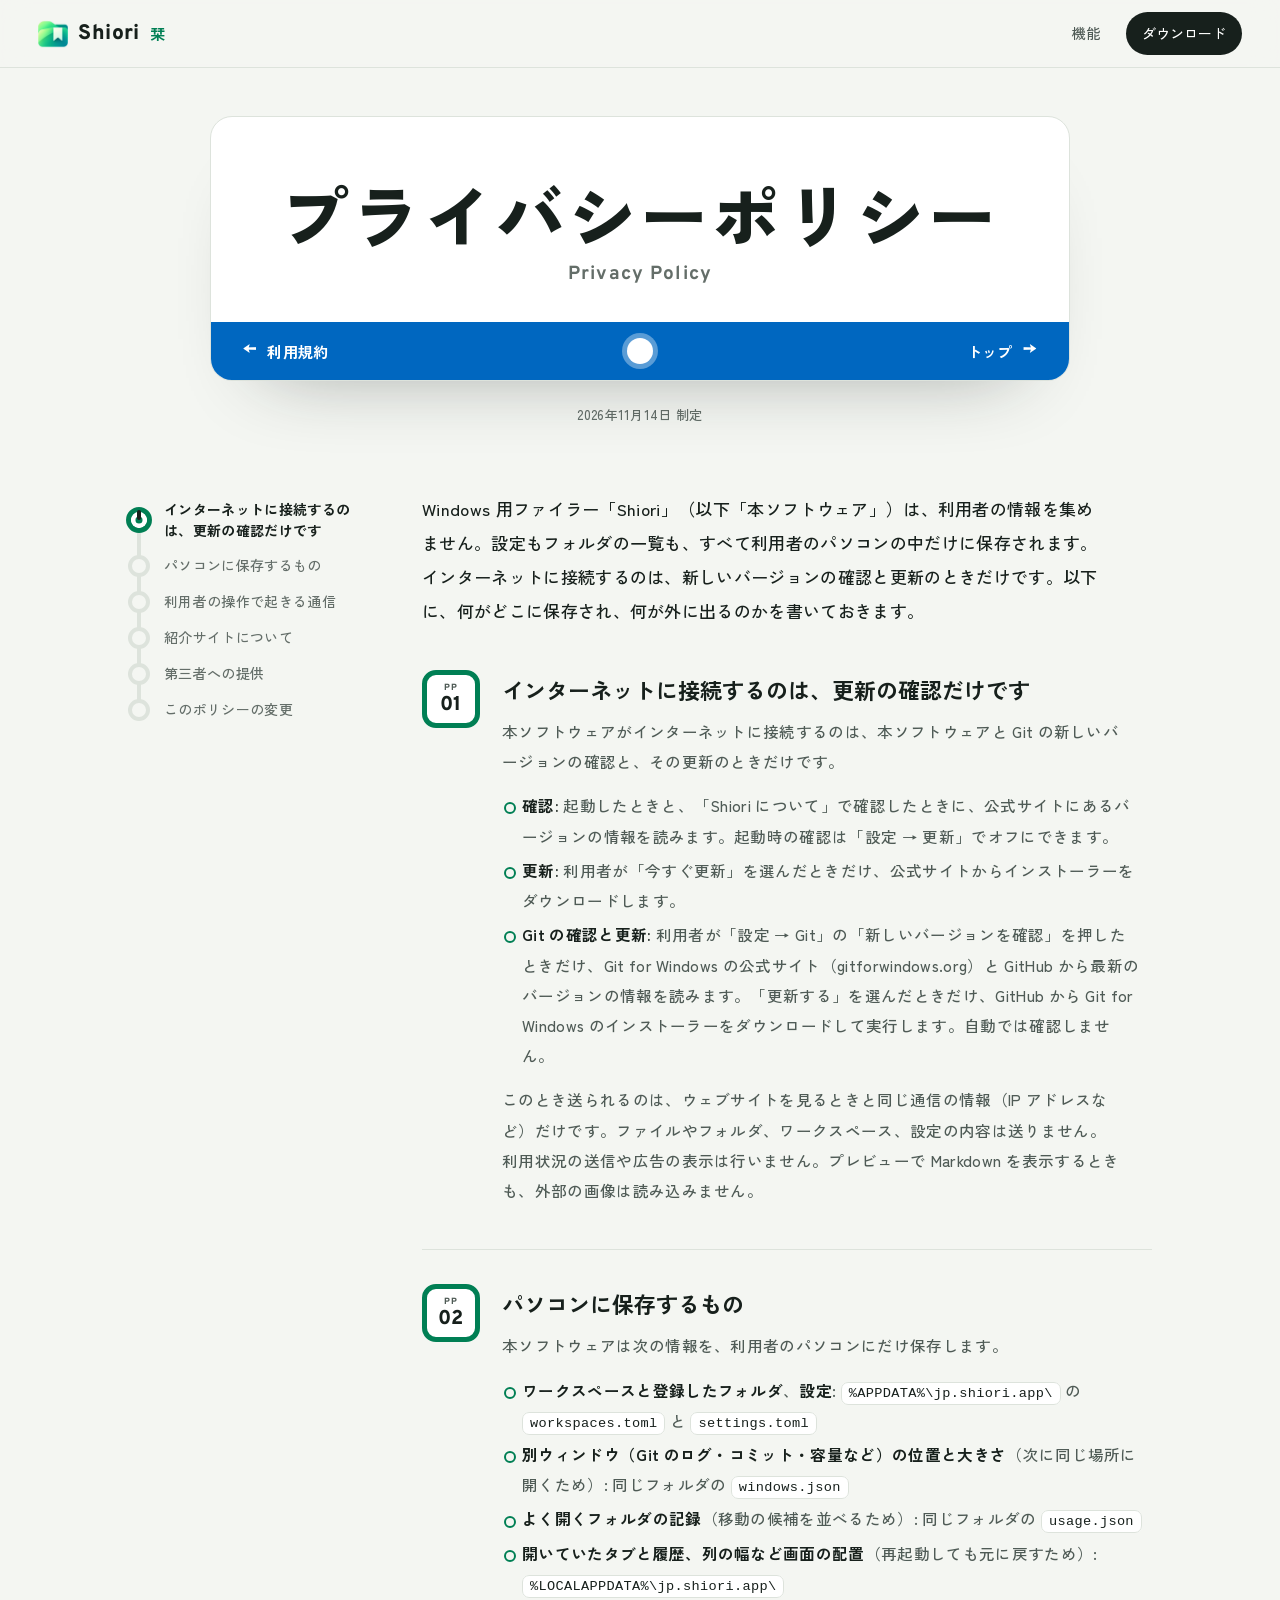
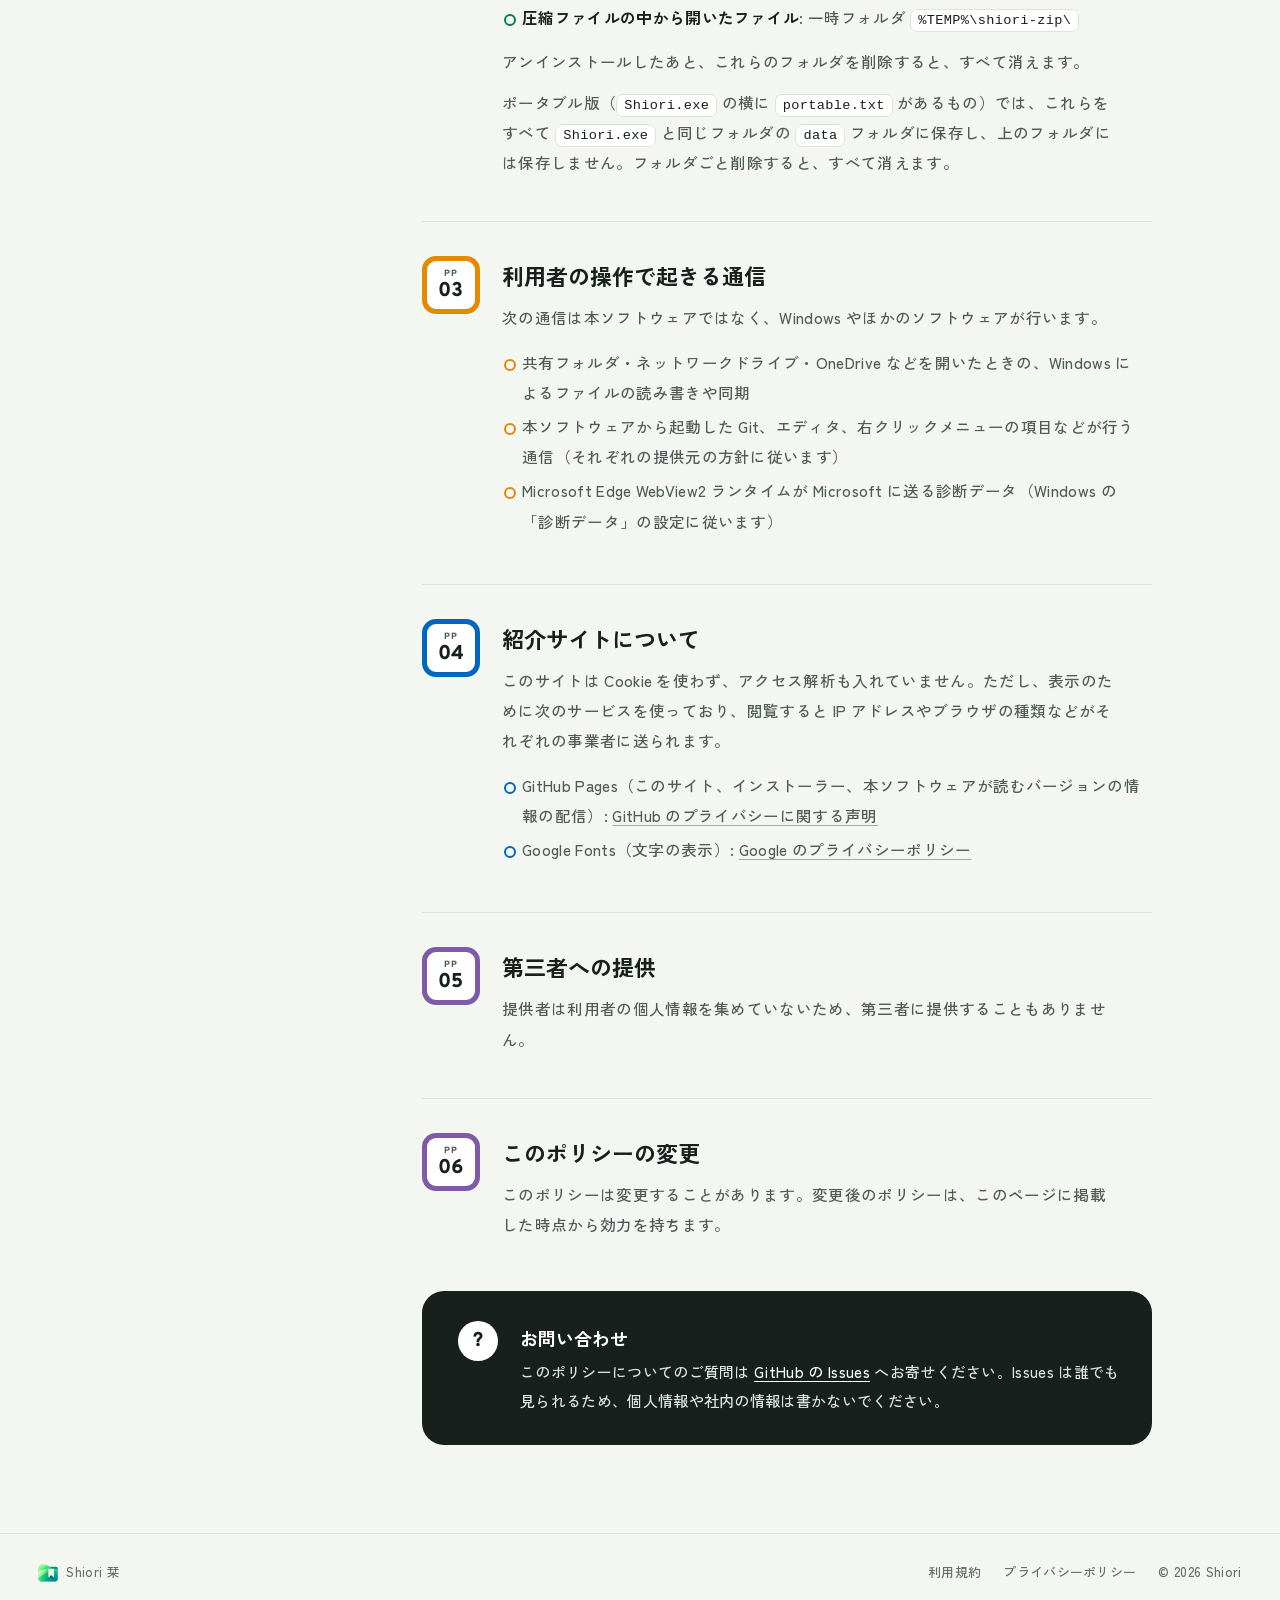
<file: privacy.html>
<!doctype html>
<html lang="ja">
<head>
<meta charset="utf-8">
<meta name="viewport" content="width=device-width, initial-scale=1">
<title>プライバシーポリシー — Shiori 栞</title>
<meta name="description" content="Shiori（Windows 用ファイラー）と紹介サイトのプライバシーポリシーです。">
<meta name="theme-color" content="#f4f6f2">
<link rel="canonical" href="https://shiori-filer.github.io/ShioriOfficial/privacy.html">
<meta property="og:title" content="プライバシーポリシー — Shiori 栞">
<meta property="og:url" content="https://shiori-filer.github.io/ShioriOfficial/privacy.html">
<meta property="og:type" content="article">
<meta property="og:site_name" content="Shiori 栞">
<meta property="og:locale" content="ja_JP">
<meta property="og:image" content="https://shiori-filer.github.io/ShioriOfficial/media/og.png">
<meta name="twitter:card" content="summary">
<link rel="icon" href="media/favicon.png">
<link rel="preconnect" href="https://fonts.googleapis.com">
<link rel="preconnect" href="https://fonts.gstatic.com" crossorigin>
<link rel="stylesheet" href="https://fonts.googleapis.com/css2?family=Overpass:wght@600;800&family=Zen+Kaku+Gothic+New:wght@400;500;700;900&display=swap">
<link rel="stylesheet" href="style.css">
</head>
<body>

<header class="top scrolled">
  <a class="brand" href="./" aria-label="Shiori トップへ"><img src="media/icon.png" alt="" width="30" height="30"><span>Shiori</span><small>栞</small></a>
  <nav aria-label="サイト内">
    <a href="./#f1">機能</a>
    <a class="go" href="./#download">ダウンロード</a>
  </nav>
</header>

<main class="doc">
  <header class="sign" style="--c: var(--blue)">
    <div class="sign-body">
      <h1>プライバシーポリシー</h1>
      <p class="reading">Privacy Policy</p>
    </div>
    <nav class="sign-band" aria-label="となりのページ">
      <a class="prev" href="terms.html"><span class="arw">&larr;</span><span>利用規約</span></a>
      <a class="next" href="./"><span>トップ</span><span class="arw">&rarr;</span></a>
    </nav>
  </header>
  <p class="meta">2026年11月14日 制定</p>

  <div class="doc-grid">
  <aside class="route" aria-label="目次" hidden></aside>
  <p class="intro">Windows 用ファイラー「Shiori」（以下「本ソフトウェア」）は、利用者の情報を集めません。設定もフォルダの一覧も、すべて利用者のパソコンの中だけに保存されます。インターネットに接続するのは、新しいバージョンの確認と更新のときだけです。以下に、何がどこに保存され、何が外に出るのかを書いておきます。</p>

  <ol class="articles">
    <li id="a1">
      <span class="no" aria-hidden="true"><small>PP</small><b>01</b></span>
      <h2>インターネットに接続するのは、更新の確認だけです</h2>
      <p>本ソフトウェアがインターネットに接続するのは、本ソフトウェアと Git の新しいバージョンの確認と、その更新のときだけです。</p>
      <ul>
        <li><strong>確認:</strong> 起動したときと、「Shiori について」で確認したときに、公式サイトにあるバージョンの情報を読みます。起動時の確認は「設定 → 更新」でオフにできます。</li>
        <li><strong>更新:</strong> 利用者が「今すぐ更新」を選んだときだけ、公式サイトからインストーラーをダウンロードします。</li>
        <li><strong>Git の確認と更新:</strong> 利用者が「設定 → Git」の「新しいバージョンを確認」を押したときだけ、Git for Windows の公式サイト（gitforwindows.org）と GitHub から最新のバージョンの情報を読みます。「更新する」を選んだときだけ、GitHub から Git for Windows のインストーラーをダウンロードして実行します。自動では確認しません。</li>
      </ul>
      <p>このとき送られるのは、ウェブサイトを見るときと同じ通信の情報（IP アドレスなど）だけです。ファイルやフォルダ、ワークスペース、設定の内容は送りません。利用状況の送信や広告の表示は行いません。プレビューで Markdown を表示するときも、外部の画像は読み込みません。</p>
    </li>
    <li id="a2">
      <span class="no" aria-hidden="true"><small>PP</small><b>02</b></span>
      <h2>パソコンに保存するもの</h2>
      <p>本ソフトウェアは次の情報を、利用者のパソコンにだけ保存します。</p>
      <ul>
        <li><strong>ワークスペースと登録したフォルダ</strong>、<strong>設定</strong>: <code>%APPDATA%\jp.shiori.app\</code> の <code>workspaces.toml</code> と <code>settings.toml</code></li>
        <li><strong>別ウィンドウ（Git のログ・コミット・容量など）の位置と大きさ</strong>（次に同じ場所に開くため）: 同じフォルダの <code>windows.json</code></li>
        <li><strong>よく開くフォルダの記録</strong>（移動の候補を並べるため）: 同じフォルダの <code>usage.json</code></li>
        <li><strong>開いていたタブと履歴、列の幅など画面の配置</strong>（再起動しても元に戻すため）: <code>%LOCALAPPDATA%\jp.shiori.app\</code></li>
        <li><strong>圧縮ファイルの中から開いたファイル</strong>: 一時フォルダ <code>%TEMP%\shiori-zip\</code></li>
      </ul>
      <p>アンインストールしたあと、これらのフォルダを削除すると、すべて消えます。</p>
      <p>ポータブル版（<code>Shiori.exe</code> の横に <code>portable.txt</code> があるもの）では、これらをすべて <code>Shiori.exe</code> と同じフォルダの <code>data</code> フォルダに保存し、上のフォルダには保存しません。フォルダごと削除すると、すべて消えます。</p>
    </li>
    <li id="a3" style="--c: var(--orange)">
      <span class="no" aria-hidden="true"><small>PP</small><b>03</b></span>
      <h2>利用者の操作で起きる通信</h2>
      <p>次の通信は本ソフトウェアではなく、Windows やほかのソフトウェアが行います。</p>
      <ul>
        <li>共有フォルダ・ネットワークドライブ・OneDrive などを開いたときの、Windows によるファイルの読み書きや同期</li>
        <li>本ソフトウェアから起動した Git、エディタ、右クリックメニューの項目などが行う通信（それぞれの提供元の方針に従います）</li>
        <li>Microsoft Edge WebView2 ランタイムが Microsoft に送る診断データ（Windows の「診断データ」の設定に従います）</li>
      </ul>
    </li>
    <li id="a4" style="--c: var(--blue)">
      <span class="no" aria-hidden="true"><small>PP</small><b>04</b></span>
      <h2>紹介サイトについて</h2>
      <p>このサイトは Cookie を使わず、アクセス解析も入れていません。ただし、表示のために次のサービスを使っており、閲覧すると IP アドレスやブラウザの種類などがそれぞれの事業者に送られます。</p>
      <ul>
        <li>GitHub Pages（このサイト、インストーラー、本ソフトウェアが読むバージョンの情報の配信）: <a href="https://docs.github.com/ja/site-policy/privacy-policies/github-general-privacy-statement">GitHub のプライバシーに関する声明</a></li>
        <li>Google Fonts（文字の表示）: <a href="https://policies.google.com/privacy?hl=ja">Google のプライバシーポリシー</a></li>
      </ul>
    </li>
    <li id="a5" style="--c: var(--purple)">
      <span class="no" aria-hidden="true"><small>PP</small><b>05</b></span>
      <h2>第三者への提供</h2>
      <p>提供者は利用者の個人情報を集めていないため、第三者に提供することもありません。</p>
    </li>
    <li id="a6" style="--c: var(--purple)">
      <span class="no" aria-hidden="true"><small>PP</small><b>06</b></span>
      <h2>このポリシーの変更</h2>
      <p>このポリシーは変更することがあります。変更後のポリシーは、このページに掲載した時点から効力を持ちます。</p>
    </li>
  </ol>

  <div class="contact">
    <h2>お問い合わせ</h2>
    <p>このポリシーについてのご質問は <a href="https://github.com/shiori-filer/ShioriOfficial/issues">GitHub の Issues</a> へお寄せください。Issues は誰でも見られるため、個人情報や社内の情報は書かないでください。</p>
  </div>
  </div>
</main>
<script src="legal.js" defer></script>

<footer class="foot">
  <span class="f-brand"><img src="media/icon.png" alt="" width="20" height="20">Shiori 栞</span>
  <span class="f-links">
    <a href="terms.html">利用規約</a>
    <a href="privacy.html">プライバシーポリシー</a>
    <span>© 2026 Shiori</span>
  </span>
</footer>
</body>
</html>
</file>
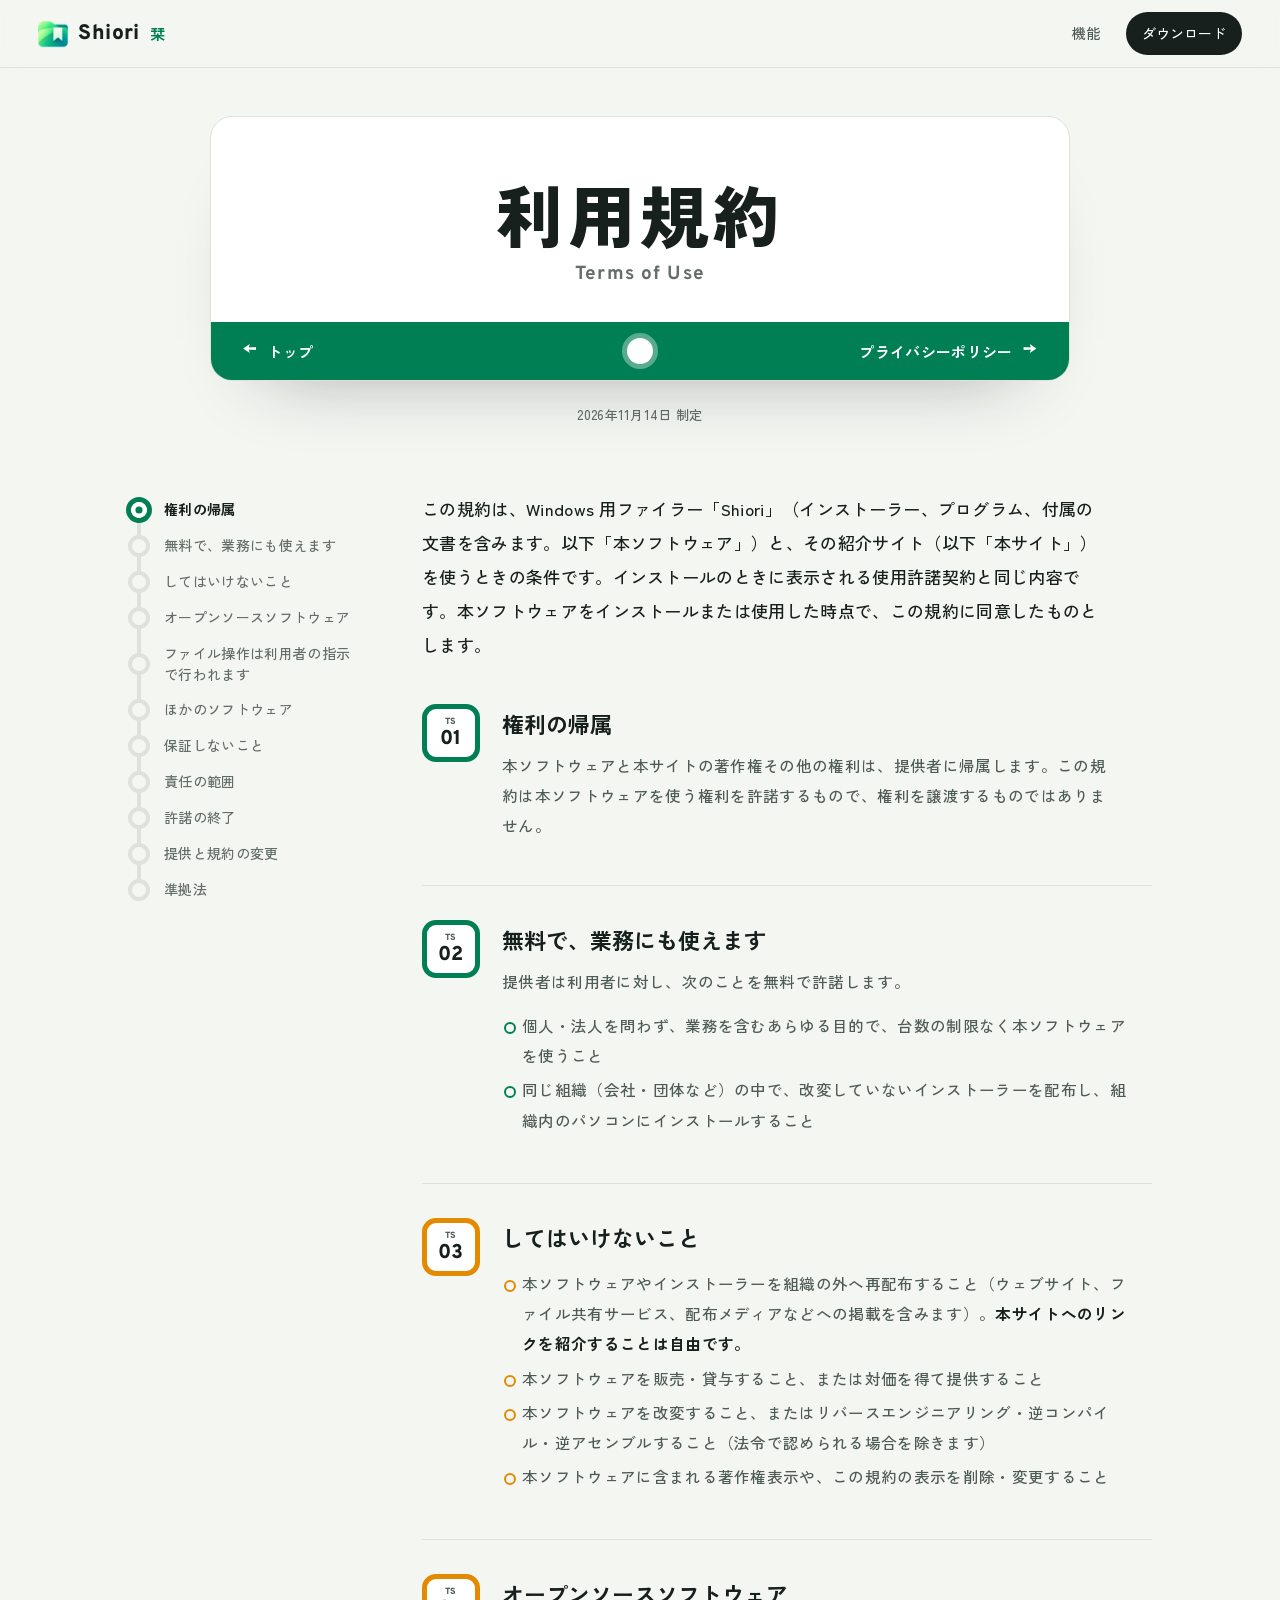
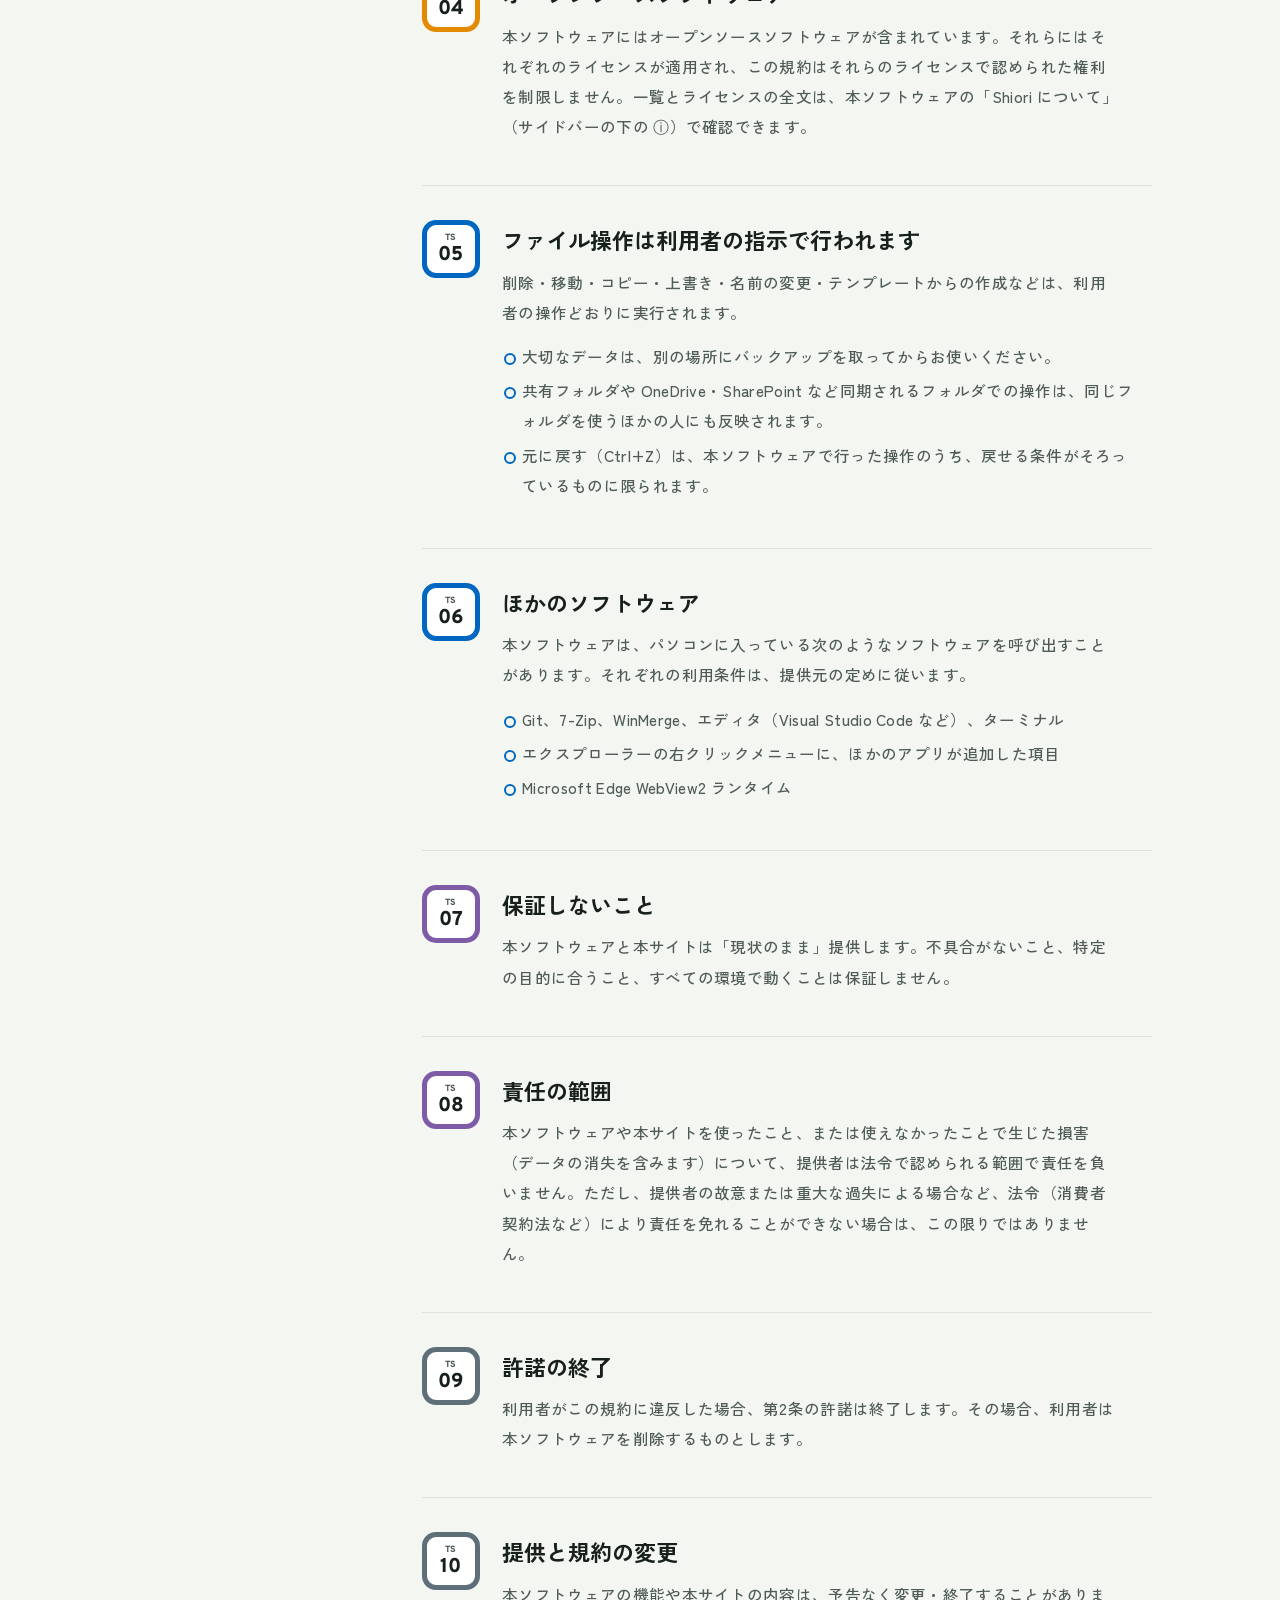
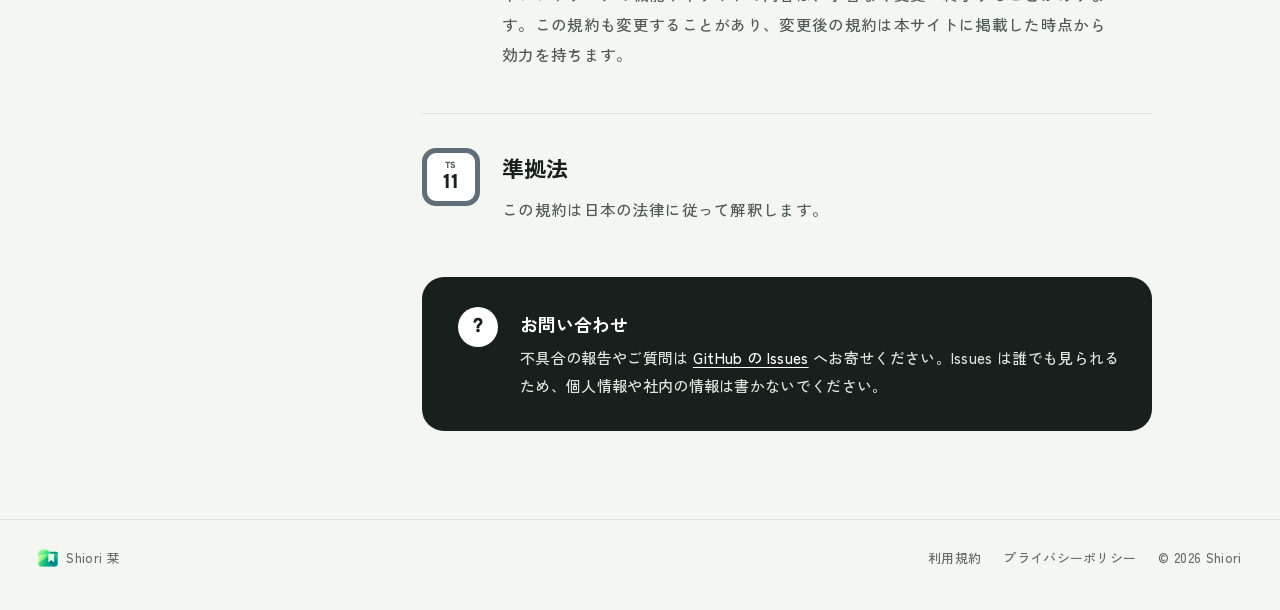
<file: terms.html>
<!doctype html>
<html lang="ja">
<head>
<meta charset="utf-8">
<meta name="viewport" content="width=device-width, initial-scale=1">
<title>利用規約 — Shiori 栞</title>
<meta name="description" content="Shiori（Windows 用ファイラー）と紹介サイトの利用規約です。">
<meta name="theme-color" content="#f4f6f2">
<link rel="canonical" href="https://shiori-filer.github.io/ShioriOfficial/terms.html">
<meta property="og:title" content="利用規約 — Shiori 栞">
<meta property="og:url" content="https://shiori-filer.github.io/ShioriOfficial/terms.html">
<meta property="og:type" content="article">
<meta property="og:site_name" content="Shiori 栞">
<meta property="og:locale" content="ja_JP">
<meta property="og:image" content="https://shiori-filer.github.io/ShioriOfficial/media/og.png">
<meta name="twitter:card" content="summary">
<link rel="icon" href="media/favicon.png">
<link rel="preconnect" href="https://fonts.googleapis.com">
<link rel="preconnect" href="https://fonts.gstatic.com" crossorigin>
<link rel="stylesheet" href="https://fonts.googleapis.com/css2?family=Overpass:wght@600;800&family=Zen+Kaku+Gothic+New:wght@400;500;700;900&display=swap">
<link rel="stylesheet" href="style.css">
</head>
<body>

<header class="top scrolled">
  <a class="brand" href="./" aria-label="Shiori トップへ"><img src="media/icon.png" alt="" width="30" height="30"><span>Shiori</span><small>栞</small></a>
  <nav aria-label="サイト内">
    <a href="./#f1">機能</a>
    <a class="go" href="./#download">ダウンロード</a>
  </nav>
</header>

<main class="doc">
  <header class="sign" style="--c: var(--green)">
    <div class="sign-body">
      <h1>利用規約</h1>
      <p class="reading">Terms of Use</p>
    </div>
    <nav class="sign-band" aria-label="となりのページ">
      <a class="prev" href="./"><span class="arw">&larr;</span><span>トップ</span></a>
      <a class="next" href="privacy.html"><span>プライバシー<span class="long">ポリシー</span></span><span class="arw">&rarr;</span></a>
    </nav>
  </header>
  <p class="meta">2026年11月14日 制定</p>

  <div class="doc-grid">
  <aside class="route" aria-label="目次" hidden></aside>
  <p class="intro">この規約は、Windows 用ファイラー「Shiori」（インストーラー、プログラム、付属の文書を含みます。以下「本ソフトウェア」）と、その紹介サイト（以下「本サイト」）を使うときの条件です。インストールのときに表示される使用許諾契約と同じ内容です。本ソフトウェアをインストールまたは使用した時点で、この規約に同意したものとします。</p>

  <ol class="articles">
    <li id="a1">
      <span class="no" aria-hidden="true"><small>TS</small><b>01</b></span>
      <h2>権利の帰属</h2>
      <p>本ソフトウェアと本サイトの著作権その他の権利は、提供者に帰属します。この規約は本ソフトウェアを使う権利を許諾するもので、権利を譲渡するものではありません。</p>
    </li>
    <li id="a2">
      <span class="no" aria-hidden="true"><small>TS</small><b>02</b></span>
      <h2>無料で、業務にも使えます</h2>
      <p>提供者は利用者に対し、次のことを無料で許諾します。</p>
      <ul>
        <li>個人・法人を問わず、業務を含むあらゆる目的で、台数の制限なく本ソフトウェアを使うこと</li>
        <li>同じ組織（会社・団体など）の中で、改変していないインストーラーを配布し、組織内のパソコンにインストールすること</li>
      </ul>
    </li>
    <li id="a3" style="--c: var(--orange)">
      <span class="no" aria-hidden="true"><small>TS</small><b>03</b></span>
      <h2>してはいけないこと</h2>
      <ul>
        <li>本ソフトウェアやインストーラーを組織の外へ再配布すること（ウェブサイト、ファイル共有サービス、配布メディアなどへの掲載を含みます）。<strong>本サイトへのリンクを紹介することは自由です。</strong></li>
        <li>本ソフトウェアを販売・貸与すること、または対価を得て提供すること</li>
        <li>本ソフトウェアを改変すること、またはリバースエンジニアリング・逆コンパイル・逆アセンブルすること（法令で認められる場合を除きます）</li>
        <li>本ソフトウェアに含まれる著作権表示や、この規約の表示を削除・変更すること</li>
      </ul>
    </li>
    <li id="a4" style="--c: var(--orange)">
      <span class="no" aria-hidden="true"><small>TS</small><b>04</b></span>
      <h2>オープンソースソフトウェア</h2>
      <p>本ソフトウェアにはオープンソースソフトウェアが含まれています。それらにはそれぞれのライセンスが適用され、この規約はそれらのライセンスで認められた権利を制限しません。一覧とライセンスの全文は、本ソフトウェアの「Shiori について」（サイドバーの下の ⓘ）で確認できます。</p>
    </li>
    <li id="a5" style="--c: var(--blue)">
      <span class="no" aria-hidden="true"><small>TS</small><b>05</b></span>
      <h2>ファイル操作は利用者の指示で行われます</h2>
      <p>削除・移動・コピー・上書き・名前の変更・テンプレートからの作成などは、利用者の操作どおりに実行されます。</p>
      <ul>
        <li>大切なデータは、別の場所にバックアップを取ってからお使いください。</li>
        <li>共有フォルダや OneDrive・SharePoint など同期されるフォルダでの操作は、同じフォルダを使うほかの人にも反映されます。</li>
        <li>元に戻す（Ctrl+Z）は、本ソフトウェアで行った操作のうち、戻せる条件がそろっているものに限られます。</li>
      </ul>
    </li>
    <li id="a6" style="--c: var(--blue)">
      <span class="no" aria-hidden="true"><small>TS</small><b>06</b></span>
      <h2>ほかのソフトウェア</h2>
      <p>本ソフトウェアは、パソコンに入っている次のようなソフトウェアを呼び出すことがあります。それぞれの利用条件は、提供元の定めに従います。</p>
      <ul>
        <li>Git、7-Zip、WinMerge、エディタ（Visual Studio Code など）、ターミナル</li>
        <li>エクスプローラーの右クリックメニューに、ほかのアプリが追加した項目</li>
        <li>Microsoft Edge WebView2 ランタイム</li>
      </ul>
    </li>
    <li id="a7" style="--c: var(--purple)">
      <span class="no" aria-hidden="true"><small>TS</small><b>07</b></span>
      <h2>保証しないこと</h2>
      <p>本ソフトウェアと本サイトは「現状のまま」提供します。不具合がないこと、特定の目的に合うこと、すべての環境で動くことは保証しません。</p>
    </li>
    <li id="a8" style="--c: var(--purple)">
      <span class="no" aria-hidden="true"><small>TS</small><b>08</b></span>
      <h2>責任の範囲</h2>
      <p>本ソフトウェアや本サイトを使ったこと、または使えなかったことで生じた損害（データの消失を含みます）について、提供者は法令で認められる範囲で責任を負いません。ただし、提供者の故意または重大な過失による場合など、法令（消費者契約法など）により責任を免れることができない場合は、この限りではありません。</p>
    </li>
    <li id="a9" style="--c: var(--slate)">
      <span class="no" aria-hidden="true"><small>TS</small><b>09</b></span>
      <h2>許諾の終了</h2>
      <p>利用者がこの規約に違反した場合、第2条の許諾は終了します。その場合、利用者は本ソフトウェアを削除するものとします。</p>
    </li>
    <li id="a10" style="--c: var(--slate)">
      <span class="no" aria-hidden="true"><small>TS</small><b>10</b></span>
      <h2>提供と規約の変更</h2>
      <p>本ソフトウェアの機能や本サイトの内容は、予告なく変更・終了することがあります。この規約も変更することがあり、変更後の規約は本サイトに掲載した時点から効力を持ちます。</p>
    </li>
    <li id="a11" style="--c: var(--slate)">
      <span class="no" aria-hidden="true"><small>TS</small><b>11</b></span>
      <h2>準拠法</h2>
      <p>この規約は日本の法律に従って解釈します。</p>
    </li>
  </ol>

  <div class="contact">
    <h2>お問い合わせ</h2>
    <p>不具合の報告やご質問は <a href="https://github.com/shiori-filer/ShioriOfficial/issues">GitHub の Issues</a> へお寄せください。Issues は誰でも見られるため、個人情報や社内の情報は書かないでください。</p>
  </div>
  </div>
</main>
<script src="legal.js" defer></script>

<footer class="foot">
  <span class="f-brand"><img src="media/icon.png" alt="" width="20" height="20">Shiori 栞</span>
  <span class="f-links">
    <a href="terms.html">利用規約</a>
    <a href="privacy.html">プライバシーポリシー</a>
    <span>© 2026 Shiori</span>
  </span>
</footer>
</body>
</html>
</file>
<file: style.css>
/* Shiori — the page is one transit line: it runs down the left, fills with colour as
   you scroll, and every feature is a station on it. Everything else stays quiet. */
:root {
  --bg: #f4f6f2;        /* cool paper, the app's own window colour family */
  --paper: #ffffff;
  --ink: #17201c;
  --ink2: #4f5b56;
  --ink3: #646e69;
  --track: #dde3dc;     /* the line before the train has passed */
  --green: #007f54; --orange: #e48a00; --blue: #0067c0; --purple: #7d5ba6; --slate: #5f6f7a;
  --jp: "Zen Kaku Gothic New", "BIZ UDPGothic", "Hiragino Sans", "Yu Gothic UI", "Meiryo", sans-serif;
  --sign: "Overpass", "Segoe UI", sans-serif; /* highway / station signage */
  /* the rail: where it runs and how much room it takes on the left */
  --railw: 128px; --rx: 52px; --rail: 8px;
}
* { box-sizing: border-box; }
html { scroll-behavior: smooth; scroll-padding-top: 84px; overflow-x: clip; }
body { margin: 0; background: var(--bg); color: var(--ink); font: 500 16px/1.9 var(--jp); -webkit-font-smoothing: antialiased; text-rendering: optimizeLegibility;
  font-feature-settings: "palt" 1; letter-spacing: .02em; }
/* headings set tight (proportional kana), body text keeps a little air */
h1, h2, h3, .btn, .top nav { font-feature-settings: "palt" 1; letter-spacing: 0; }
a { color: inherit; }
img, video { display: block; max-width: 100%; }
:focus-visible { outline: 3px solid var(--blue); outline-offset: 3px; border-radius: 6px; }

/* ---------------------------------------------------------------- header */
.top { position: fixed; inset: 0 0 auto; z-index: 20; display: flex; align-items: center; height: 68px; padding: 0 clamp(16px, 3vw, 40px);
  background: color-mix(in srgb, var(--bg) 82%, transparent); backdrop-filter: saturate(1.4) blur(14px); -webkit-backdrop-filter: saturate(1.4) blur(14px);
  border-bottom: 1px solid transparent; transition: border-color .3s; }
.top.scrolled { border-bottom-color: var(--track); }
.brand { display: flex; align-items: center; gap: 10px; text-decoration: none; }
.brand span { font: 800 21px/1 var(--sign); letter-spacing: .02em; }
.brand small { font: 700 15px/1 var(--jp); color: var(--green); }
.top nav { margin-left: auto; display: flex; align-items: center; gap: 26px; font-size: 14px; }
.top nav a { text-decoration: none; color: var(--ink2); }
.top nav a:hover { color: var(--ink); }
.top nav .go { color: #fff; background: var(--ink); padding: 8px 16px; border-radius: 999px; }
.top nav .go:hover { color: #fff; background: var(--green); }

/* ---------------------------------------------------------------- buttons */
.btn { display: inline-flex; align-items: center; justify-content: center; height: 50px; padding: 0 26px; border-radius: 999px; border: 1.5px solid var(--ink);
  text-decoration: none; font: 700 15px/1 var(--jp); letter-spacing: .04em; color: var(--ink); background: transparent; transition: background .2s, color .2s, transform .2s; }
.btn:hover { background: var(--ink); color: #fff; }
.btn.primary { background: var(--green); border-color: var(--green); color: #fff; }
.btn.primary:hover { background: #00633f; border-color: #00633f; }
.btn:active { transform: translateY(1px); }
.btn.big { height: 60px; padding: 0 36px; font-size: 17px; }

/* ---------------------------------------------------------------- the line */
.journey { max-width: 1320px; margin: 0 auto; padding: 0 clamp(16px, 3vw, 40px); }
.seg { position: relative; padding-left: var(--railw); }
.rail { position: absolute; left: var(--rx); top: 0; bottom: 0; width: var(--rail); background: var(--track); }
.rail .fill { position: absolute; left: 0; top: 0; width: 100%; height: calc(var(--p, 0) * 100%); background: var(--c); }
.hero .rail { top: 168px; border-radius: var(--rail) var(--rail) 0 0; }
.hero .rail .fill { border-radius: var(--rail) var(--rail) 0 0; }

/* a station: the badge sits on the line; it lights up once the colour reaches it */
.nb { position: absolute; z-index: 2; left: calc(var(--rx) + var(--rail) / 2 - 27px); width: 54px; height: 54px; display: grid; place-content: center; text-align: center;
  border: 5px solid var(--track); border-radius: 13px; background: var(--paper); color: var(--ink3); line-height: 1;
  transition: border-color .35s, color .35s, transform .45s cubic-bezier(.16, 1, .3, 1); }
.nb small { display: block; font: 800 9px/1 var(--sign); letter-spacing: .06em; margin-bottom: 3px; }
.nb b { display: block; font: 800 19px/1 var(--sign); }
.nb.on { border-color: var(--c); color: var(--ink); transform: scale(1.06); }

/* ---------------------------------------------------------------- hero */
.hero { padding-top: 150px; padding-bottom: 120px; }
.route-title { margin: 0; display: grid; gap: 34px; font: 900 clamp(34px, 5.3vw, 70px)/1.22 var(--jp); letter-spacing: -.01em; }
.stop { position: relative; display: block; }
/* the two stations of the headline, on the rail */
.stop .dot { position: absolute; top: .38em; left: calc(var(--rx) + var(--rail) / 2 - var(--railw) - 17px); width: 34px; height: 34px; border-radius: 50%;
  border: 7px solid var(--green); background: var(--paper); }
.stop .t { display: inline-block; }
.lead { max-width: 40em; margin: 40px 0 0; color: var(--ink2); font-size: clamp(16px, 1.45vw, 19px); line-height: 2; }
.cta { display: flex; flex-wrap: wrap; gap: 14px; margin-top: 38px; }
.req { margin: 18px 0 0; font-size: 13px; color: var(--ink2); }
/* who it is for, above the headline */
.eyebrow { margin: 0 0 22px; font: 800 15px/1.5 var(--jp); color: var(--green); letter-spacing: .04em; }
/* the measured numbers, right under the buttons: each goes to its measurement */
.proof { margin: 34px 0 0; padding: 0; list-style: none; display: grid; grid-template-columns: repeat(3, minmax(0, 250px)); gap: 12px; }
.proof a { display: block; height: 100%; padding: 12px 16px; background: var(--paper); border-radius: 12px; border-left: 5px solid var(--c); text-decoration: none; }
.proof a:hover { box-shadow: 0 0 0 1.5px var(--c); }
.proof small { display: block; font-size: 12.5px; color: var(--ink2); line-height: 1.5; }
.proof b { display: block; font: 900 28px/1.25 var(--jp); color: var(--c); letter-spacing: 0; }
.proof span { display: block; font-size: 12.5px; color: var(--ink); line-height: 1.5; }
@media (max-width: 700px) {
  .eyebrow { font-size: 13px; margin-bottom: 14px; }
  .proof { grid-template-columns: minmax(0, 1fr); gap: 6px; margin-top: 22px; }
  .proof a { display: grid; grid-template-columns: 6.6em 1fr; column-gap: 10px; align-items: baseline; padding: 8px 12px; border-left-width: 4px; border-radius: 9px; }
  .proof small { grid-column: 2; grid-row: 1; font-size: 11.5px; }
  .proof b { grid-column: 1; grid-row: 1 / span 2; font-size: 21px; align-self: center; }
  .proof span { grid-column: 2; grid-row: 2; font-size: 11px; color: var(--ink2); }
  .req { font-size: 12px; margin-top: 12px; }
  .hero .lead { margin-top: 22px; line-height: 1.8; }
  .hero .cta { margin-top: 22px; }
  .hero .cta .btn { height: 46px; }
}

/* the page-load moment: the stations drop in, the words follow along the line */
@media (prefers-reduced-motion: no-preference) {
  .stop .dot { transform: scale(0); }
  .stop .t { clip-path: inset(0 100% 0 0); transform: translateX(-12px); }
  .eyebrow, .lead, .cta, .proof, .req { opacity: 0; transform: translateY(10px); }
  .ready .stop .dot { animation: pop .5s cubic-bezier(.16, 1, .3, 1) forwards; }
  .ready .stop .t { animation: draw .9s cubic-bezier(.6, 0, .2, 1) forwards; }
  .ready .s1 .dot { animation-delay: .15s; } .ready .s1 .t { animation-delay: .3s; }
  .ready .s2 .dot { animation-delay: .75s; } .ready .s2 .t { animation-delay: .9s; }
  .ready .eyebrow { animation: rise .6s ease-out .05s forwards; }
  .ready .lead, .ready .cta, .ready .proof, .ready .req { animation: rise .7s ease-out 1.5s forwards; }
  .ready .cta { animation-delay: 1.6s; } .ready .proof { animation-delay: 1.7s; } .ready .req { animation-delay: 1.8s; }
  .hero .rail .fill { transition: height 1.4s cubic-bezier(.6, 0, .2, 1); }
  .scrolling .hero .rail .fill { transition: none; }
}
@keyframes pop { to { transform: scale(1); } }
@keyframes draw { to { clip-path: inset(0 0 0 0); transform: none; } }
@keyframes rise { to { opacity: 1; transform: none; } }

/* the product: it starts leaning back and straightens up as it scrolls into view */
.shot { margin: 0; border-radius: 14px; overflow: hidden; background: var(--paper);
  box-shadow: 0 1px 0 rgb(255 255 255 / .6) inset, 0 40px 80px -36px rgb(16 32 26 / .45), 0 0 0 1px rgb(23 32 28 / .08); }
.shot video { width: 100%; aspect-ratio: 16 / 10; object-fit: cover; background: #e9ece7; }
/* ---------------------------------------------------------------- hero stage: the app on a route map
   The map is drawn in a 1600×1150 box; the window covers its middle and the lines run in under it. */
.stage { position: relative; margin: 56px 0 0; aspect-ratio: 1600 / 1150; }
.map { position: absolute; inset: 0; width: 100%; height: 100%; overflow: visible; }
.ln { fill: none; stroke: var(--c); stroke-width: 12; stroke-linecap: round; stroke-linejoin: round; }
.st .dot, .st .badge { fill: var(--paper); stroke: var(--c); }
.st .dot { stroke-width: 7; }
.st .badge { stroke-width: 6; }
.st .code, .st .num { font-family: "Overpass", sans-serif; font-weight: 800; text-anchor: middle; fill: var(--ink); }
.st .code { font-size: 11px; letter-spacing: .06em; fill: var(--ink2); }
.st .num { font-size: 19px; }
.st .tag { font: 700 21px "Overpass", "Zen Kaku Gothic New", sans-serif; text-anchor: middle; fill: var(--ink2); paint-order: stroke; stroke: var(--bg); stroke-width: 8px; stroke-linejoin: round; }
.st .tag.start { text-anchor: start; }
.train { fill: var(--paper); stroke: var(--c); stroke-width: 6; opacity: 0; transition: opacity .4s; }
.train.go { opacity: 1; }
.win { position: absolute; left: 7%; top: 13.04%; width: 86%; aspect-ratio: 16 / 10; border-radius: 14px; overflow: hidden; background: var(--paper);
  box-shadow: 0 1px 0 rgb(255 255 255 / .6) inset, 0 50px 90px -40px rgb(16 32 26 / .5), 0 0 0 1px rgb(23 32 28 / .08);
  transform-origin: 50% 0; transform: perspective(1800px) rotateX(calc(var(--tilt, 0) * 12deg)) scale(calc(1 - var(--tilt, 0) * .04)); will-change: transform; }
.win video { width: 100%; height: 100%; object-fit: cover; background: #e9ece7; }

/* first paint, after the headline: the window rises onto the map, the lines are laid out to it,
   their stations appear, and then the trains start running in */
@media (prefers-reduced-motion: no-preference) {
  .js .win { opacity: 0; translate: 0 40px; filter: blur(6px); }
  .js .ready .win { animation: arrive 1s cubic-bezier(.16, 1, .3, 1) 1.2s forwards; }
  .js .ln { stroke-dasharray: 1; stroke-dashoffset: 1; }
  .js .ready .ln { animation: lay 1.1s cubic-bezier(.6, 0, .2, 1) calc(1.7s + var(--d)) forwards; }
  .js .st { opacity: 0; transform: scale(.5); transform-box: fill-box; transform-origin: center; }
  .js .ready .st { animation: pop-in .5s cubic-bezier(.16, 1, .3, 1) calc(1.9s + var(--d)) forwards; }
}
@keyframes arrive { to { opacity: 1; translate: 0 0; filter: none; } }
@keyframes lay { to { stroke-dashoffset: 0; } }
@keyframes pop-in { to { opacity: 1; transform: none; } }
@media (max-width: 700px) { .st .tag { display: none; } }

/* a feature's screen opens from the line side once its station lights up */
@media (prefers-reduced-motion: no-preference) {
  .js .feature .shot { clip-path: inset(0 100% 0 0 round 14px); transition: clip-path 1s cubic-bezier(.16, 1, .3, 1); }
  .js .feature.seen .shot { clip-path: inset(0 0 0 0 round 14px); }
}

/* ---------------------------------------------------------------- features */
.feature { display: grid; grid-template-columns: minmax(0, 5fr) minmax(0, 7fr); gap: clamp(32px, 5vw, 72px); align-items: center; padding-top: 110px; padding-bottom: 110px; }
.feature .nb { top: calc(110px + 6px); }
.feature h2 { margin: 0 0 18px; font: 900 clamp(25px, 2.7vw, 36px)/1.4 var(--jp); letter-spacing: -.005em; }
.feature p { margin: 0; color: var(--ink2); max-width: 34em; }
.feature ul { margin: 22px 0 0; padding: 0; list-style: none; display: grid; gap: 10px; max-width: 34em; }
.feature li { position: relative; padding-left: 24px; font-size: 15px; line-height: 1.75; color: var(--ink); }
/* small stops in the line's colour */
.feature li::before { content: ""; position: absolute; left: 1px; top: .5em; width: 12px; height: 12px; border-radius: 50%; border: 3.5px solid var(--c); background: var(--paper); }
.feature .text { align-self: start; padding-top: 4px; }

/* ---------------------------------------------------------------- transfer: more features */
.more { padding-top: 120px; padding-bottom: 120px; }
.more .nb { top: 120px; }
.nb.transfer { width: 64px; height: 64px; left: calc(var(--rx) + var(--rail) / 2 - 32px); border-radius: 50%; }
.nb.transfer b, .nb.terminus b { font: 900 15px/1 var(--jp); letter-spacing: .04em; }
.more h2 { margin: 6px 0 44px; font: 900 clamp(25px, 2.7vw, 36px)/1.4 var(--jp); }
/* each one is a short branch line with its own colour */
.lines { list-style: none; margin: 0; padding: 0; display: grid; grid-template-columns: repeat(2, minmax(0, 1fr)); gap: 34px 56px; }
.lines li { position: relative; padding-left: 30px; }
.lines li::before { content: ""; position: absolute; left: 6px; top: 14px; bottom: 2px; width: 4px; border-radius: 2px; background: color-mix(in srgb, var(--l) 35%, transparent); }
.lines li::after { content: ""; position: absolute; left: 0; top: 4px; width: 16px; height: 16px; border-radius: 50%; border: 4px solid var(--l); background: var(--paper); }
.lines h3 { margin: 0 0 4px; font: 700 17px/1.5 var(--jp); }
/* ---------------------------------------------------------------- compared with Explorer */
.compare { padding-top: 40px; padding-bottom: 120px; }
.compare .nb { top: 40px; }
.compare h2 { margin: 6px 0 12px; font: 900 clamp(25px, 2.7vw, 36px)/1.4 var(--jp); }
.cmp-lead { margin: 0 0 30px; color: var(--ink2); max-width: 40em; }
.cmp-wrap { overflow-x: auto; border-radius: 16px; border: 1px solid var(--track); background: var(--paper); }
.cmp { width: 100%; border-collapse: collapse; font-size: 15px; min-width: 680px; }
.cmp th, .cmp td { padding: 13px 18px; text-align: left; vertical-align: top; border-bottom: 1px solid var(--track); }
.cmp tbody tr:last-child th, .cmp tbody tr:last-child td { border-bottom: 0; }
.cmp thead th { font: 700 13px/1.4 var(--jp); color: var(--ink2); background: var(--bg); }
.cmp thead th.me { color: var(--green); }
.cmp tbody th { width: 30%; font-weight: 700; }
.cmp td { color: var(--ink2); line-height: 1.7; }
.cmp td.me { background: color-mix(in srgb, var(--green) 5%, var(--paper)); color: var(--ink); }
.cmp .y, .cmp .p, .cmp .n { display: inline-block; min-width: 3.4em; margin-right: 10px; padding: 1px 8px; border-radius: 999px; font: 700 12px/1.7 var(--jp); text-align: center; }
.cmp .y { background: var(--green); color: #fff; }
.cmp .p { background: color-mix(in srgb, var(--orange) 18%, var(--paper)); color: #8a5300; }
.cmp .n { background: var(--track); color: var(--ink2); }
/* phones: one card per row, each side labelled */
@media (max-width: 640px) {
  .cmp { min-width: 0; }
  .cmp thead { display: none; }
  .cmp, .cmp tbody, .cmp tr, .cmp th, .cmp td { display: block; width: auto; }
  .cmp tr { padding: 12px 16px; border-bottom: 1px solid var(--track); }
  .cmp tbody tr:last-child { border-bottom: 0; }
  .cmp th, .cmp td { padding: 4px 0; border: 0; background: none !important; }
  .cmp tbody th { width: auto; margin-bottom: 2px; }
  .cmp td::before { display: block; font: 700 11px/1.6 var(--jp); color: var(--ink3); }
  .cmp td.me::before { content: "Shiori"; color: var(--green); }
  .cmp td:not(.me)::before { content: "エクスプローラー"; }
}
.lines p { margin: 0; font-size: 14.5px; line-height: 1.8; color: var(--ink2); }

/* ---------------------------------------------------------------- terminus */
.download { padding-top: 140px; padding-bottom: 160px; }
.rail.end { bottom: auto; height: calc(140px + 36px); }
.nb.terminus { top: 140px; width: 72px; height: 72px; left: calc(var(--rx) + var(--rail) / 2 - 36px); border-radius: 50%;
  box-shadow: 0 0 0 6px var(--bg), 0 0 0 11px var(--track); transition: border-color .35s, box-shadow .35s, color .35s, transform .45s cubic-bezier(.16, 1, .3, 1); }
.nb.terminus.on { box-shadow: 0 0 0 6px var(--bg), 0 0 0 11px var(--c); }
.dl-body { display: flex; flex-direction: column; align-items: flex-start; gap: 16px; }
.dl-body img { width: 104px; height: 104px; filter: drop-shadow(0 18px 24px rgb(0 80 50 / .25)); }
.dl-body h2 { margin: 8px 0 0; font: 900 clamp(30px, 4vw, 52px)/1.3 var(--jp); }
.dl-body p { margin: 0; color: var(--ink2); max-width: 36em; }
.dl-body .btn { margin-top: 12px; }
.dl-body .note { font-size: 13px; color: var(--ink3); margin-top: 6px; }
.dl-body .btn + .note, .dl-btns + .note { margin-top: 18px; }
.dl-btns { display: flex; flex-wrap: wrap; align-items: center; gap: 12px; }
.dl-btns .btn { margin-top: 12px; }

.foot { max-width: 1320px; margin: 0 auto; display: flex; justify-content: space-between; align-items: center; flex-wrap: wrap; gap: 12px 24px; padding: 26px clamp(16px, 3vw, 40px) 40px; font-size: 13px; color: var(--ink3); border-top: 1px solid var(--track); }
.f-brand { display: flex; align-items: center; gap: 8px; }
.f-links { display: flex; flex-wrap: wrap; gap: 6px 22px; align-items: center; }
.f-links a { text-decoration: none; }
.f-links a:hover { color: var(--ink); text-decoration: underline; }

/* ---------------------------------------------------------------- terms / privacy
   The page title is a station sign (駅名標): the name, its reading, and a band in the line's
   colour naming the stations on either side. The articles are a short line of their own,
   drawn as a route map on the left that lights up the article being read. */
.doc { max-width: 1120px; margin: 0 auto; padding: 116px clamp(20px, 5vw, 48px) 88px; }

.sign { position: relative; max-width: 860px; margin: 0 auto; background: var(--paper); border-radius: 22px; overflow: hidden;
  border: 1px solid var(--track); box-shadow: 0 40px 80px -56px rgba(23, 32, 28, .45); }
.sign-body { padding: clamp(34px, 6vw, 58px) 24px clamp(26px, 4vw, 38px); text-align: center; }
.sign h1 { margin: 0; font: 900 clamp(36px, 6.4vw, 68px)/1.15 var(--jp); letter-spacing: .06em; }
.sign .reading { margin: 12px 0 0; font: 700 clamp(15px, 1.8vw, 19px)/1 var(--sign); color: var(--ink3); letter-spacing: .06em; }
.sign-band { position: relative; display: flex; justify-content: space-between; align-items: center; height: 58px; padding: 0 clamp(14px, 3vw, 28px);
  background: var(--c); color: #fff; font: 700 15px/1 var(--jp); }
.sign-band a { text-decoration: none; display: inline-flex; align-items: center; gap: 10px; padding: 8px 4px; border-radius: 8px; }
.sign-band a:hover span:not(.arw) { text-decoration: underline; text-underline-offset: 4px; }
.sign-band .arw { font: 800 18px/1 var(--sign); transition: transform .2s; }
.sign-band .prev:hover .arw { transform: translateX(-4px); }
.sign-band .next:hover .arw { transform: translateX(4px); }
.sign-band::after { content: ""; position: absolute; left: 50%; top: 50%; width: 26px; height: 26px; margin: -13px 0 0 -13px; border-radius: 50%;
  background: #fff; box-shadow: 0 0 0 5px color-mix(in srgb, #fff 35%, transparent); }
.doc .meta { margin: 22px 0 0; text-align: center; font-size: 13px; color: var(--ink3); }

.doc-grid { display: grid; grid-template-columns: 230px minmax(0, 1fr); column-gap: clamp(32px, 5vw, 72px); margin-top: 64px; }
.doc .intro { grid-column: 2; margin: 0 0 8px; font-size: 17px; line-height: 2; color: var(--ink); max-width: 40em; }

/* route map (built by legal.js from the article headings) */
.route { grid-row: 1 / span 3; position: sticky; top: 100px; align-self: start; }
.route[hidden] { display: none; }
.route ol { position: relative; list-style: none; margin: 0; padding: 0; }
.route ol::before, .route ol::after { content: ""; position: absolute; left: 9px; top: 18px; width: 4px; border-radius: 2px; }
.route ol::before { bottom: 18px; background: var(--track); }
.route ol::after { height: var(--fill, 0px); background: var(--ink); transition: height .45s cubic-bezier(.4, 0, .2, 1); }
.route li { position: relative; }
.route a { display: flex; align-items: center; gap: 14px; padding: 7px 0; text-decoration: none; font-size: 14px; line-height: 1.5; color: var(--ink3); transition: color .2s; }
.route a:hover { color: var(--ink); }
.route i { position: relative; z-index: 1; flex: none; width: 22px; height: 22px; border-radius: 50%; background: var(--bg); border: 4px solid var(--track);
  transition: border-color .3s, background .3s, transform .3s cubic-bezier(.16, 1, .3, 1); }
.route .passed i { border-color: var(--c); }
.route .passed a { color: var(--ink2); }
.route .here i { border-color: var(--c); background: var(--c); box-shadow: inset 0 0 0 4px var(--paper); transform: scale(1.18); }
.route .here a { color: var(--ink); font-weight: 700; }

/* articles: each heading carries a station number, like the features on the top page */
.articles { grid-column: 2; list-style: none; margin: 0; padding: 0; }
.articles > li { display: grid; grid-template-columns: 58px minmax(0, 1fr); column-gap: 22px; padding: 34px 0; border-top: 1px solid var(--track); scroll-margin-top: 90px; }
.articles > li:first-child { border-top: 0; }
.articles > li > * { grid-column: 2; }
.articles .no { grid-column: 1; grid-row: 1 / span 9; width: 58px; height: 58px; border-radius: 14px; border: 5px solid var(--c, var(--green)); background: var(--paper);
  display: grid; place-content: center; text-align: center; }
.articles .no small { display: block; font: 800 9px/1 var(--sign); letter-spacing: .06em; margin-bottom: 3px; color: var(--ink2); }
.articles .no b { display: block; font: 800 20px/1 var(--sign); }
.articles h2 { margin: 2px 0 10px; font: 700 clamp(19px, 2vw, 22px)/1.55 var(--jp); }
.articles p, .articles li li { font-size: 15.5px; line-height: 1.95; color: var(--ink2); }
.articles p { margin: 0 0 10px; max-width: 40em; }
.articles ul { margin: 0 0 10px; padding: 0; list-style: none; max-width: 40em; }
.articles ul li { position: relative; margin: 4px 0; padding-left: 20px; }
.articles ul li::before { content: ""; position: absolute; left: 2px; top: .78em; width: 8px; height: 8px; border-radius: 50%; border: 2px solid var(--c, var(--green)); }
.articles a { text-underline-offset: 3px; text-decoration-color: color-mix(in srgb, var(--ink) 35%, transparent); }
.articles a:hover { text-decoration-color: currentColor; }
.articles code { font: 500 .88em/1 Consolas, "BIZ UDGothic", monospace; background: var(--paper); border: 1px solid var(--track); padding: 3px 7px; border-radius: 7px; white-space: nowrap; color: var(--ink); }
.articles strong { color: var(--ink); font-weight: 700; }

.contact { grid-column: 2; display: grid; grid-template-columns: 58px minmax(0, 1fr); column-gap: 22px; align-items: start; margin-top: 8px; padding: 30px 30px 30px 18px;
  border-radius: 22px; background: var(--ink); color: #dfe6e1; }
.contact::before { content: "?"; grid-row: 1 / span 2; justify-self: end; width: 40px; height: 40px; border-radius: 50%; background: #fff; color: var(--ink); display: grid; place-items: center; font: 800 20px/1 var(--sign); }
.contact h2 { margin: 4px 0 6px; font: 700 18px/1.5 var(--jp); color: #fff; }
.contact p { margin: 0; font-size: 15px; line-height: 1.9; }
.contact a { color: #fff; text-underline-offset: 3px; }

/* first paint: the name settles, the band runs out from the left, then the sign's dot,
   its neighbours and the route map's stations appear in turn */
@media (prefers-reduced-motion: no-preference) {
  .sign-band { transform-origin: left; transform: scaleX(0); }
  .sign-band > a, .sign-band::after { opacity: 0; }
  .sign h1, .sign .reading { opacity: 0; transform: translateY(10px); }
  .ready .sign h1 { animation: rise .7s cubic-bezier(.2, .7, .2, 1) .05s forwards; }
  .ready .sign .reading { animation: rise .7s cubic-bezier(.2, .7, .2, 1) .2s forwards; }
  .ready .sign-band { animation: run .8s cubic-bezier(.6, 0, .2, 1) .35s forwards; }
  .ready .sign-band::after { animation: dot .45s cubic-bezier(.16, 1, .3, 1) 1.05s forwards; }
  .ready .sign-band > a { animation: fade .5s ease-out 1.1s forwards; }
  .route li { opacity: 0; transform: translateX(-8px); }
  .ready .route li { animation: rise .45s ease-out forwards; animation-delay: calc(1.1s + var(--i) * 60ms); }
}
@keyframes run { to { transform: scaleX(1); } }
@keyframes fade { to { opacity: 1; } }
@keyframes dot { from { opacity: 1; transform: scale(0); } to { opacity: 1; transform: scale(1); } }

@media (max-width: 920px) {
  .doc { padding-top: 96px; }
  .doc-grid { grid-template-columns: minmax(0, 1fr); margin-top: 44px; }
  .route { display: none; }
  .doc .intro, .articles, .contact { grid-column: 1; }
  .sign-band { height: 50px; font-size: 13px; }
  .sign-band::after { width: 20px; height: 20px; margin: -10px 0 0 -10px; }
}
@media (max-width: 560px) {
  .articles > li, .contact { grid-template-columns: 42px minmax(0, 1fr); column-gap: 16px; }
  .articles .no { width: 42px; height: 42px; border-width: 4px; border-radius: 11px; }
  .articles .no small { font-size: 7px; } .articles .no b { font-size: 15px; }
  .contact { padding: 24px 22px 24px 12px; }
  .contact::before { width: 32px; height: 32px; font-size: 16px; }
  .sign-band .long { display: none; }
  .sign h1 { font-size: 7.4vw; letter-spacing: .02em; }
  .articles code { font-size: .82em; padding: 2px 5px; }
}

/* ---------------------------------------------------------------- narrow screens: the rail becomes thin */
@media (max-width: 920px) {
  :root { --railw: 56px; --rx: 14px; --rail: 5px; }
  .feature { grid-template-columns: 1fr; gap: 28px; padding-top: 80px; padding-bottom: 80px; }
  .feature .nb { top: 80px; }
  .nb { width: 38px; height: 38px; border-width: 4px; border-radius: 10px; left: calc(var(--rx) + var(--rail) / 2 - 19px); }
  .nb small { font-size: 7px; } .nb b { font-size: 14px; }
  .nb.transfer { width: 44px; height: 44px; left: calc(var(--rx) + var(--rail) / 2 - 22px); }
  .nb.terminus { width: 48px; height: 48px; left: calc(var(--rx) + var(--rail) / 2 - 24px); box-shadow: 0 0 0 4px var(--bg), 0 0 0 8px var(--track); }
  .nb.terminus.on { box-shadow: 0 0 0 4px var(--bg), 0 0 0 8px var(--c); }
  .nb.transfer b, .nb.terminus b { font-size: 11px; }
  .stop .dot { width: 24px; height: 24px; border-width: 5px; left: calc(var(--rx) + var(--rail) / 2 - var(--railw) - 12px); }
  .hero { padding-top: 120px; padding-bottom: 80px; }
  .hero .rail { top: 136px; }
  .route-title { gap: 22px; }
  .lines { grid-template-columns: 1fr; gap: 26px; }
  .more, .download { padding-top: 80px; padding-bottom: 100px; }
  .more .nb, .nb.terminus { top: 80px; }
  .rail.end { height: calc(80px + 24px); }
}
@media (max-width: 560px) {
  .top nav a:not(.go) { display: none; }
  .route-title { font-size: 28px; }
}
/* break Japanese headings between phrases, not inside a word */
h1, h2, h3 { word-break: auto-phrase; }
@media (prefers-reduced-motion: reduce) {
  html { scroll-behavior: auto; }
  .win { transform: none; }
  .nb { transition: none; }
}

/* ---------------------------------------------------------------- measured: the log viewer against Sakura Editor */
.vs { padding-top: 40px; padding-bottom: 120px; }
.vs .nb { top: 40px; }
.vs h2 { margin: 6px 0 12px; font: 900 clamp(25px, 2.7vw, 36px)/1.4 var(--jp); }
.vs h3 { margin: 0 0 18px; font: 900 clamp(20px, 2vw, 25px)/1.4 var(--jp); }
.vs-body { max-width: 1080px; }
.vs-lead { margin: 0 0 30px; color: var(--ink2); max-width: 44em; }
.num { font-variant-numeric: tabular-nums; }

/* the race: one lane each, on one time scale */
.race { padding: 22px clamp(18px, 3vw, 32px) 18px; border-radius: 18px; background: var(--paper); border: 1px solid var(--track); }
.race-head { display: flex; align-items: center; gap: 12px; margin-bottom: 18px; flex-wrap: wrap; }
.race-tabs { display: flex; gap: 6px; flex-wrap: wrap; }
.race-tabs button { font: 700 14px/1.3 var(--jp); padding: 8px 14px; border-radius: 12px; border: 1.5px solid var(--track); background: var(--paper); color: var(--ink2); cursor: pointer; text-align: left; }
.race-tabs button small { display: block; font: 600 11.5px/1.4 var(--sign); letter-spacing: .02em; color: var(--ink3); }
.race-tabs button[aria-selected="true"] { border-color: var(--c); color: var(--ink); background: color-mix(in srgb, var(--c) 6%, var(--paper)); }
.again { margin-left: auto; font: 700 13px/1 var(--jp); padding: 10px 16px; border-radius: 999px; border: 1.5px solid var(--ink); background: transparent; cursor: pointer; }
.again:hover { background: var(--ink); color: #fff; }
.lane { display: grid; grid-template-columns: 150px minmax(0, 1fr) 110px; gap: 16px; align-items: center; padding: 10px 0; }
.lane + .lane { border-top: 1px dashed var(--track); }
.lane .who { font: 700 15px/1.3 var(--jp); }
.lane .who small { display: block; font: 500 12px/1.5 var(--jp); color: var(--ink3); }
.lane .track { position: relative; height: 18px; border-radius: 9px; background: var(--bg); overflow: hidden; }
.lane .track i { position: absolute; left: 0; top: 0; bottom: 0; width: calc(var(--f, 0) * 100%); border-radius: 9px; }
.lane.sakura .track i { background: repeating-linear-gradient(-45deg, #8c9691 0 8px, #9aa49f 8px 16px); }
.lane.shiori .track i { background: var(--c); }
.lane .t { font: 800 22px/1 var(--sign); text-align: right; letter-spacing: -.01em; }
.lane.sakura .t { color: var(--ink2); }
.lane.shiori .t { color: var(--c); }
.lane.shiori.done .track i { animation: flash .6s ease-out; }
@keyframes flash { from { box-shadow: 0 0 0 0 color-mix(in srgb, var(--c) 60%, transparent); } to { box-shadow: 0 0 0 14px transparent; } }
.race-result { display: flex; align-items: baseline; gap: 12px; margin: 14px 0 0; min-height: 48px; opacity: 0; transform: translateY(6px); transition: opacity .4s, transform .5s cubic-bezier(.16, 1, .3, 1); }
.race.finished .race-result { opacity: 1; transform: none; }
.race-result .x { font: 800 40px/1 var(--sign); color: var(--c); letter-spacing: -.02em; white-space: nowrap; }
.race-result span { color: var(--ink2); font-weight: 700; }

/* the three numbers */
.xs { display: grid; grid-template-columns: repeat(3, minmax(0, 1fr)); gap: 0; margin: 34px 0 0; border-top: 2px solid var(--ink); }
.xs > div { padding: 18px 20px 4px 0; }
.xs > div + div { padding-left: 24px; border-left: 1px solid var(--track); }
.xs dt { font: 700 14px/1.5 var(--jp); color: var(--ink2); }
.xs dd { margin: 4px 0 0; }
.xs b { display: block; font: 800 clamp(44px, 6vw, 72px)/1 var(--sign); letter-spacing: -.03em; color: var(--ink); }
.xs b i { font-style: normal; font-size: .5em; margin-left: 4px; color: var(--c); }
.xs dd span { display: block; margin-top: 8px; font: 600 14px/1.5 var(--sign); color: var(--ink3); }

/* ten changes of the condition: two timelines on one scale (22.5 s) */
.ten { margin: 56px 0 0; }
.ten figcaption { margin-bottom: 18px; color: var(--ink2); }
.ten figcaption b { display: block; font: 900 clamp(20px, 2vw, 25px)/1.4 var(--jp); color: var(--ink); margin-bottom: 4px; }
.tl { display: grid; grid-template-columns: 150px minmax(0, 1fr) 90px; gap: 16px; align-items: center; padding: 8px 0; }
.tl .who { font: 700 15px/1.3 var(--jp); }
.tl b { font: 800 22px/1 var(--sign); text-align: right; }
.tl.shiori b { color: var(--c); }
.tl .bar { position: relative; display: flex; height: 26px; }
.tl.sakura .bar i { flex: 0 0 10%; border-right: 2px solid var(--bg); background: #9aa49f; transform-origin: left; transform: scaleX(0); }
.tl.shiori .bar .load { flex: 0 0 5.33%; background: color-mix(in srgb, var(--c) 45%, var(--paper)); transform-origin: left; transform: scaleX(0); }
.tl.shiori .bar .tick { flex: 0 0 3px; margin-left: 1px; background: var(--c); transform: scaleY(0); }
.ten.go .tl.sakura .bar i { animation: grow .35s cubic-bezier(.3, .7, .2, 1) forwards; animation-delay: calc(var(--i) * .22s); }
.ten.go .tl.shiori .bar .load { animation: grow .3s cubic-bezier(.3, .7, .2, 1) forwards; }
.ten.go .tl.shiori .bar .tick { animation: pop .2s ease-out forwards; animation-delay: calc(.3s + var(--i) * .05s); }
@keyframes grow { to { transform: scaleX(1); } }
@keyframes pop { to { transform: scaleY(1); } }
.tl-note { margin: 14px 0 0; color: var(--ink2); }
.tl-note b { color: var(--c); }

/* why: one reader against many, read once */
.why { margin-top: 64px; }
.why-pair { display: grid; grid-template-columns: repeat(2, minmax(0, 1fr)); gap: clamp(20px, 3vw, 40px); }
.how { margin: 0; }
.how .doc { position: relative; height: 150px; border-radius: 14px; background: repeating-linear-gradient(to bottom, var(--paper) 0 13px, var(--bg) 13px 15px); border: 1px solid var(--track); overflow: hidden; }
.how .scan { position: absolute; left: 0; right: 0; height: 3px; top: 0; background: #8c9691; box-shadow: 0 0 12px #8c9691; }
.how.shiori .scan { background: var(--c); box-shadow: 0 0 12px var(--c); }
.how figcaption { margin-top: 14px; color: var(--ink2); font-size: 15px; line-height: 1.8; }
.how figcaption b { display: block; color: var(--ink); font-size: 16px; }
@media (prefers-reduced-motion: no-preference) {
  .vs.seen .how.sakura .scan { animation: sweep 2.25s linear infinite; }
  .vs.seen .how.shiori .scan { animation: lanes 2.25s ease-in-out infinite; }
}
.how.shiori .c1 { top: 0; } .how.shiori .c2 { top: 25px; } .how.shiori .c3 { top: 50px; }
.how.shiori .c4 { top: 75px; } .how.shiori .c5 { top: 100px; } .how.shiori .c6 { top: 125px; }
@keyframes sweep { from { top: 0; } to { top: 100%; } }
/* every core reads its own part at the same moment, done long before the single reader */
@keyframes lanes { 0% { transform: translateY(0); opacity: 1; } 14% { transform: translateY(22px); opacity: 1; } 18%, 100% { transform: translateY(22px); opacity: 0; } }
.how.shiori .doc::after { content: "完了"; position: absolute; right: 12px; bottom: 10px; font: 700 13px/1 var(--jp); color: var(--c); opacity: 0; }
.vs.seen .how.shiori .doc::after { animation: done 2.25s steps(1) infinite; }
@keyframes done { 0% { opacity: 0; } 16% { opacity: 1; } }
.reasons { list-style: none; counter-reset: r; margin: 34px 0 0; padding: 0; display: grid; grid-template-columns: repeat(3, minmax(0, 1fr)); gap: 30px; }
.reasons li { counter-increment: r; position: relative; padding-top: 16px; border-top: 3px solid var(--c); color: var(--ink2); font-size: 15px; line-height: 1.8; }
.reasons b { display: block; color: var(--ink); font-size: 17px; margin-bottom: 4px; }

.vs-table { margin-top: 56px; }
.vs-table .cmp tbody th { width: 24%; }
.vs-table .cmp td { width: 38%; }
@media (max-width: 640px) {
  .vs-table .cmp td.me::before { content: "Shiori"; }
  .vs-table .cmp td:not(.me)::before { content: "サクラエディタ"; }
}
.method { margin-top: 28px; padding: 14px 20px; border-radius: 14px; background: var(--paper); border: 1px solid var(--track); color: var(--ink2); font-size: 14px; line-height: 1.8; }
.method summary { cursor: pointer; font-weight: 700; color: var(--ink); }
.method p { margin: 10px 0 0; }
.method code { font: 600 .92em var(--sign); background: var(--bg); padding: 1px 6px; border-radius: 5px; }

/* disk: measured times as bars on one scale */
.speed-cmp { margin: 22px 0 0; max-width: 34em; }
.sc-title { margin: 14px 0 6px !important; font-size: 13.5px; font-weight: 700; color: var(--ink) !important; }
.sc { display: grid; grid-template-columns: 116px minmax(0, 1fr) 64px; gap: 12px; align-items: center; height: 26px; font-size: 13.5px; }
.sc span { color: var(--ink); font-weight: 700; }
.sc i { display: block; height: 10px; border-radius: 0 5px 5px 0; background: var(--c); width: var(--w); transform-origin: left; }
.sc.dim span { color: var(--ink2); font-weight: 500; }
.sc.dim i { background: #9aa49f; }
.sc b { font: 800 15px/1 var(--sign); text-align: right; }
.sc.dim b { color: var(--ink2); }
.sc-note { margin: 10px 0 0 !important; font-size: 12.5px; color: var(--ink3) !important; line-height: 1.7; }
@media (prefers-reduced-motion: no-preference) {
  .feature:not(.seen) .sc i { transform: scaleX(0); }
  .feature.seen .sc i { transition: transform 1.1s cubic-bezier(.16, 1, .3, 1) .2s; }
}

@media (max-width: 920px) {
  .vs { padding-top: 40px; padding-bottom: 90px; }
  .xs { grid-template-columns: 1fr; }
  .xs > div + div { padding-left: 0; border-left: 0; border-top: 1px solid var(--track); }
  .why-pair, .reasons { grid-template-columns: 1fr; }
  .lane, .tl { grid-template-columns: 96px minmax(0, 1fr) 76px; gap: 10px; }
}
@media (max-width: 640px) {
  /* the name and time above, the track below */
  .lane { grid-template-columns: minmax(0, 1fr) auto; grid-template-areas: "who t" "track track"; row-gap: 8px; }
  .lane .who { grid-area: who; } .lane .t { grid-area: t; } .lane .track { grid-area: track; }
  .tl { grid-template-columns: 76px minmax(0, 1fr) 58px; }
  .race-result { flex-wrap: wrap; }
  .race-result .x { font-size: 32px; }
  .lane .t, .tl b { font-size: 17px; }
}

/* measured: the search against Explorer and Sakura Editor */
.vs-video { margin: 0 0 34px; max-width: 960px; }
.runs .cmp th small, .runs .cmp td small { display: block; font-size: 12.5px; font-weight: 500; color: var(--ink3); line-height: 1.6; }
.runs .cmp td b { display: block; font: 800 20px/1.3 var(--sign); color: var(--ink); }
.runs .cmp td.me b { color: var(--c); }
.runs .cmp tbody th { width: 30%; }
.runs .cmp td { width: auto; }
.vs-search .sc-note { margin-top: 14px !important; }
@media (max-width: 640px) {
  .runs .cmp tbody th { width: auto; }
  .runs .cmp td:nth-child(3)::before { content: "Shiori 1 回目"; }
  .runs .cmp td:nth-child(4)::before { content: "Shiori 2 回目"; }
  .runs .cmp td:nth-child(5)::before { content: "Shiori 3 回目"; }
  .runs .cmp td:nth-child(6)::before { content: "次に起動したあと"; }
  .runs .cmp td:not(.me)::before { content: "相手"; }
}
</file>
